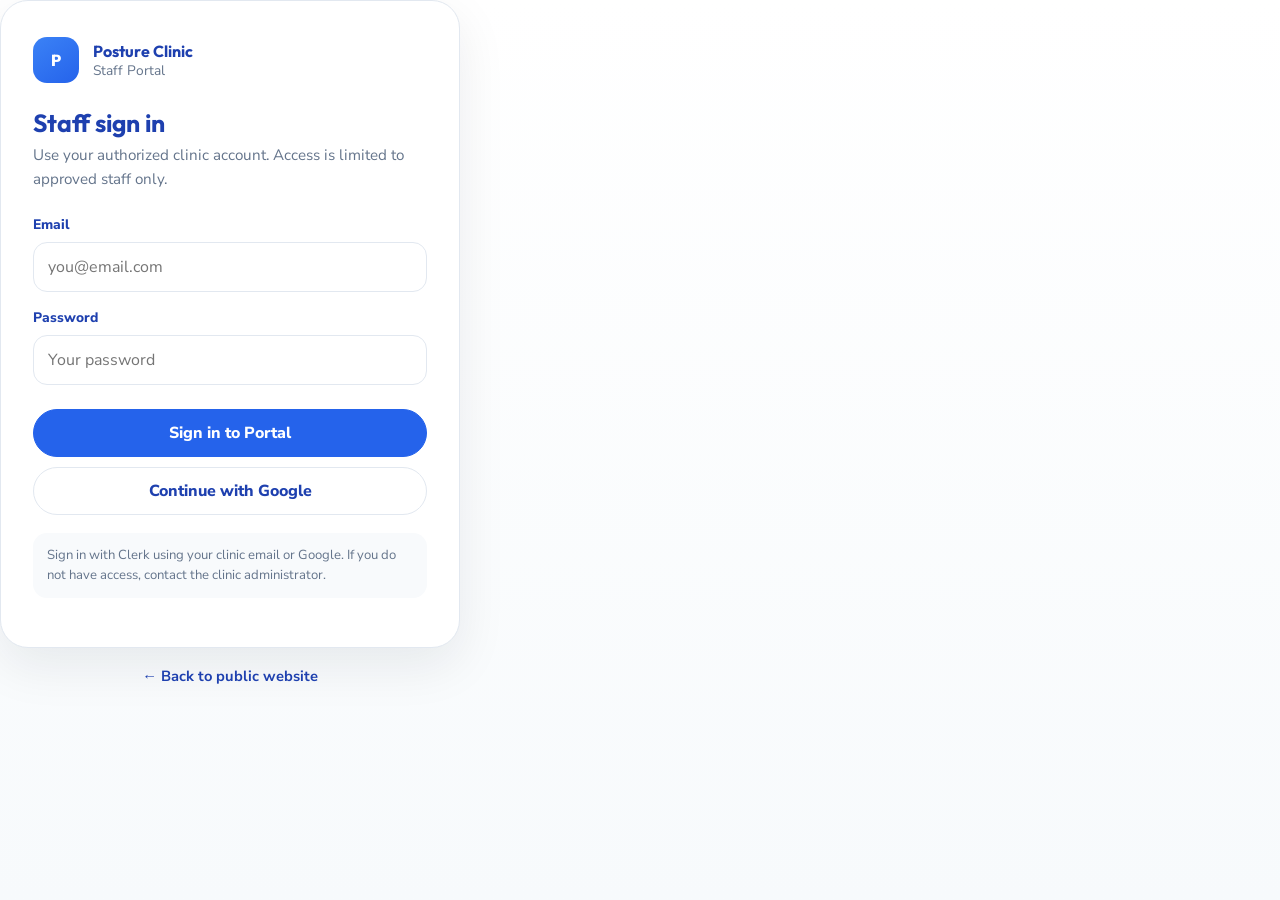
<file: index.html>
<!DOCTYPE html>
<html lang="en">
<head>
  <meta charset="UTF-8" />
  <meta http-equiv="refresh" content="0;url=login.html" />
  <title>Posture Clinic Portal</title>
  <link rel="icon" type="image/png" sizes="192x192" href="Logo.png" />
  <link rel="icon" type="image/png" sizes="512x512" href="Logo.png" />
  <link rel="apple-touch-icon" href="Logo.png" />
  <link rel="manifest" href="manifest.json" />
  <meta name="theme-color" content="#0b1a33" />
  <meta name="application-name" content="Posture Clinic" />
  <script>location.replace("login.html");</script>
</head>
<body>
  <p><a href="login.html">Staff login</a> · <a href="patient-intake.html">Patient form</a></p>
</body>
</html>
</file>
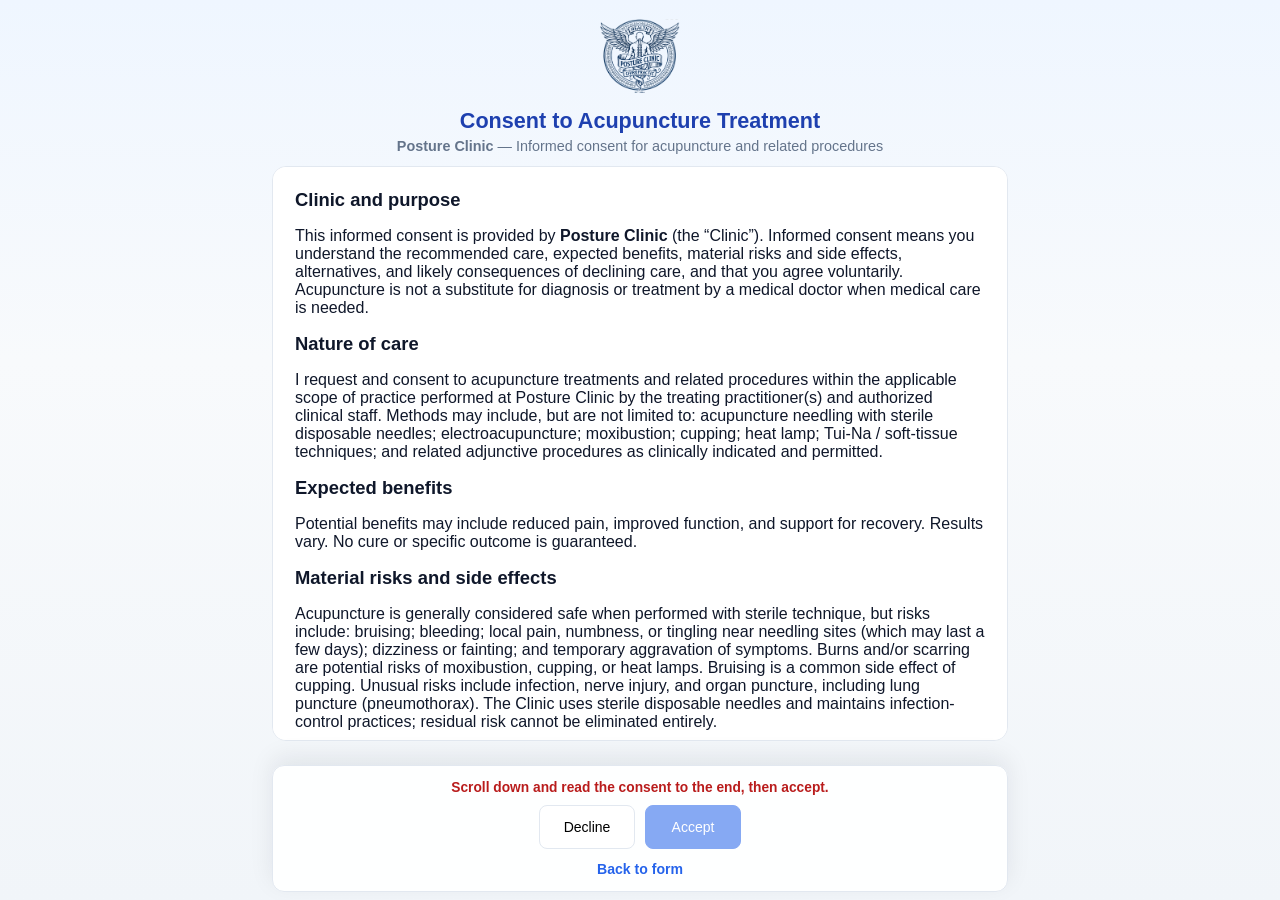
<file: acupuncture-consent.html>
<!DOCTYPE html>
<html lang="en">
<head>
  <meta charset="UTF-8" />
  <meta name="viewport" content="width=device-width, initial-scale=1.0, viewport-fit=cover" />
  <meta name="robots" content="noindex, nofollow" />
  <title>Consent to Acupuncture Treatment | Posture Clinic</title>
  <link rel="icon" type="image/png" sizes="32x32" href="Logo.png" />
  <link rel="icon" type="image/png" sizes="192x192" href="Logo.png" />
  <link rel="icon" type="image/png" sizes="512x512" href="Logo.png" />
  <link rel="apple-touch-icon" href="Logo.png" />
  <link rel="manifest" href="manifest.json" />
  <meta name="theme-color" content="#0b1a33" />
  <meta name="application-name" content="Posture Clinic" />
  <meta name="apple-mobile-web-app-title" content="Posture Clinic" />
  <meta name="apple-mobile-web-app-capable" content="yes" />
  <meta name="mobile-web-app-capable" content="yes" />
  <meta name="msapplication-TileImage" content="Logo.png" />
  <meta name="msapplication-TileColor" content="#0b1a33" />
  <link rel="stylesheet" href="patient-intake.css?v=19" />
</head>
<body class="consent-page" data-consent-doc="acupuncture">
  <div class="consent-shell">
    <header class="consent-top">
      <img src="Logo.png" alt="Posture Clinic" width="80" height="80" />
      <h1>Consent to Acupuncture Treatment</h1>
      <p class="desc"><b>Posture Clinic</b> — Informed consent for acupuncture and related procedures</p>
    </header>

    <div class="consent-scroll-panel" id="consentScrollPanel">
      <div class="consent-scroll-inner panel">
        <h2>Clinic and purpose</h2>
        <p>This informed consent is provided by <b>Posture Clinic</b> (the “Clinic”). Informed consent means you understand the recommended care, expected benefits, material risks and side effects, alternatives, and likely consequences of declining care, and that you agree voluntarily. Acupuncture is not a substitute for diagnosis or treatment by a medical doctor when medical care is needed.</p>

        <h2>Nature of care</h2>
        <p>I request and consent to acupuncture treatments and related procedures within the applicable scope of practice performed at Posture Clinic by the treating practitioner(s) and authorized clinical staff. Methods may include, but are not limited to: acupuncture needling with sterile disposable needles; electroacupuncture; moxibustion; cupping; heat lamp; Tui-Na / soft-tissue techniques; and related adjunctive procedures as clinically indicated and permitted.</p>

        <h2>Expected benefits</h2>
        <p>Potential benefits may include reduced pain, improved function, and support for recovery. Results vary. No cure or specific outcome is guaranteed.</p>

        <h2>Material risks and side effects</h2>
        <p>Acupuncture is generally considered safe when performed with sterile technique, but risks include: bruising; bleeding; local pain, numbness, or tingling near needling sites (which may last a few days); dizziness or fainting; and temporary aggravation of symptoms. Burns and/or scarring are potential risks of moxibustion, cupping, or heat lamps. Bruising is a common side effect of cupping. Unusual risks include infection, nerve injury, and organ puncture, including lung puncture (pneumothorax). The Clinic uses sterile disposable needles and maintains infection-control practices; residual risk cannot be eliminated entirely.</p>

        <h2>Pregnancy, medical conditions, and disclosure</h2>
        <p>I will notify clinical staff if I am or become pregnant, am nursing, have a bleeding disorder, take anticoagulant medication, have a pacemaker or implanted device, have a metal allergy, have an infection, or have any other condition that may affect treatment safety. I will continue to fully inform the Clinic of my medical history, medications, and supplements.</p>

        <h2>Alternatives</h2>
        <p>Alternatives may include no treatment, self-care, over-the-counter pain relief, rest, physiotherapy, chiropractic or osteopathic care, medical care with prescription drugs, injections, surgery, or other options. I understand I may seek a second opinion.</p>

        <h2>Consequences of declining care</h2>
        <p>If I decline acupuncture, my condition may stay the same, worsen, or improve without this care.</p>

        <h2>Privacy and records</h2>
        <p>Clinical and administrative staff may review my records as needed for care. Records are kept confidential and are not released without my authorization except as required or permitted by law.</p>

        <h2>Consent, questions, and withdrawal</h2>
        <p>I understand results are not guaranteed. I may ask questions and may refuse or withdraw consent at any time. Sensitive-area treatment, if ever proposed, requires separate discussion and consent as required by applicable standards. This online acknowledgment is evidence of informed consent for intake purposes and is intended to cover the course of acupuncture care for my present and future conditions for which I seek treatment at Posture Clinic, unless I withdraw consent.</p>

        <div class="notice">
          <strong>Important:</strong> This consent is for care provided by <b>Posture Clinic</b>. It does not waive professional standards of care. Seek emergency medical attention for sudden severe symptoms.
        </div>

        <h2>Patient acknowledgment</h2>
        <p>By accepting below and checking the acupuncture consent box on the intake form, I confirm that I have read (or had read to me) this Consent to Acupuncture Treatment for <b>Posture Clinic</b>, have been informed of benefits, material risks, and alternatives, have had an opportunity to ask questions, and I consent to acupuncture and related procedures as described above.</p>

        <div class="sources">
          <p>Guidance informed by professional consent standards, including resources such as CTCMPAO jurisprudence/consent principles and standard acupuncture informed-consent language used in clinical practice.</p>
        </div>

        <div id="consentScrollEnd" class="consent-scroll-end" aria-hidden="true"></div>
      </div>

      <div id="consentStatus" class="consent-status warn" hidden>
        Please scroll to the bottom of this document before accepting.
      </div>
    </div>

    <footer class="consent-action-bar consent-footer">
      <p id="consentActionHint" class="hint consent-scroll-warn">Scroll down and read the consent to the end, then accept the consent.</p>
      <div class="consent-action-buttons">
        <button type="button" class="btn btn-sm" id="declineBtn">Decline</button>
        <button type="button" class="btn btn-sm primary" id="acceptBtn" disabled>Accept</button>
      </div>
      <a id="backToForm" class="consent-back-link" href="patient-intake.html">Back to form</a>
    </footer>
  </div>
  <script src="consent-page.js?v=3"></script>
</body>
</html>
</file>
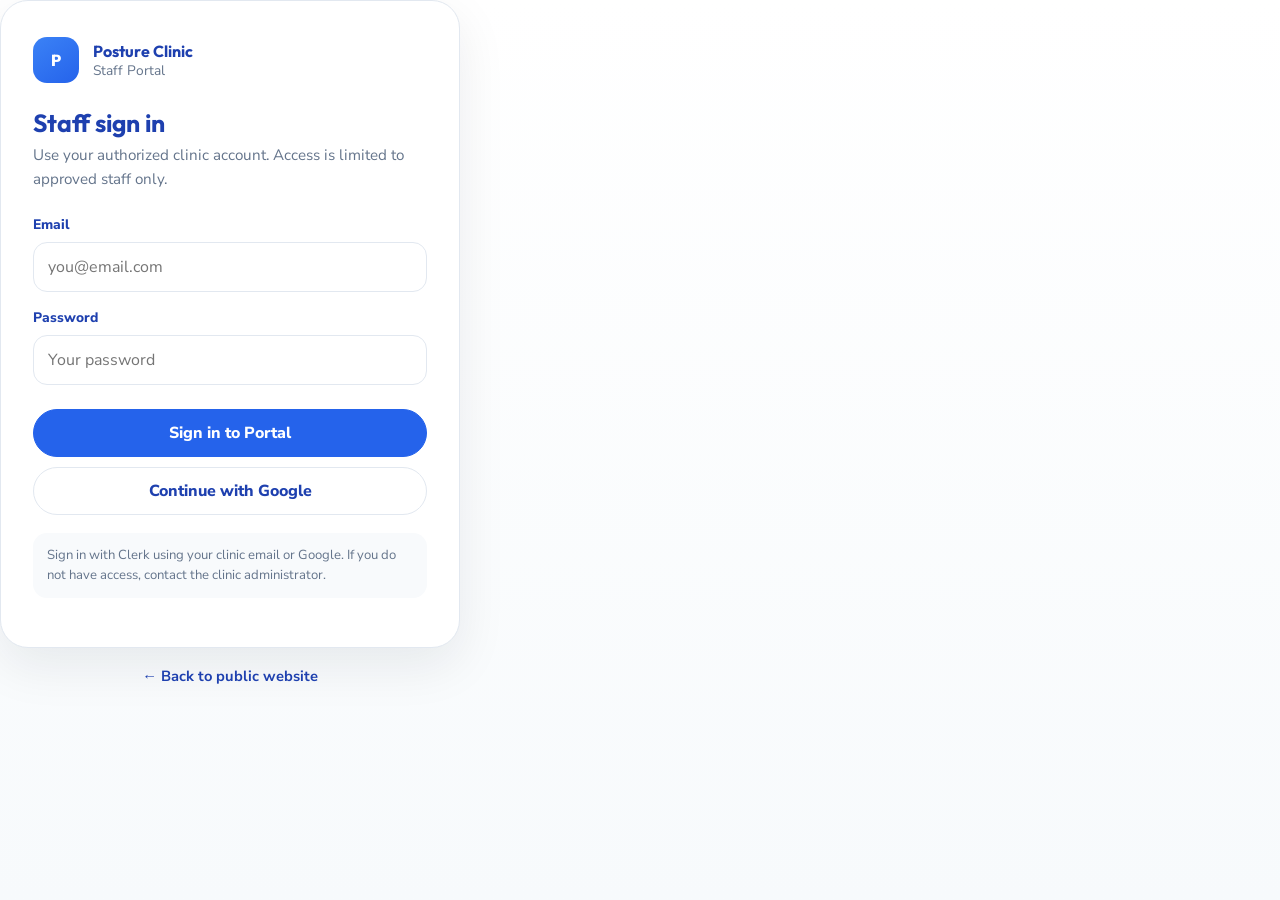
<file: app.html>
<!DOCTYPE html>
<html lang="en">
<head>
<meta charset="UTF-8" />
<meta name="robots" content="noindex, nofollow" />
<meta name="viewport" content="width=device-width, initial-scale=1.0" />
<title>Posture Clinic — Dr. Ardeshir Ekhtiari</title>
<style>
  :root{
    --bg:#0f172a; --panel:#ffffff; --muted:#64748b; --line:#e2e8f0;
    --brand:#2563eb; --brand-dark:#1e40af; --brand-soft:#dbeafe;
    --accent:#0891b2; --danger:#dc2626; --warn:#d97706; --ok:#16a34a;
    --text:#0f172a; --soft:#f1f5f9;
  }
  *{box-sizing:border-box}
  html,body{margin:0;height:100%;font-family:"Segoe UI",Roboto,Arial,sans-serif;color:var(--text);background:var(--soft)}
  button{font-family:inherit;cursor:pointer}
  input,select,textarea{font-family:inherit;font-size:14px}
  .app{display:flex;height:100vh;overflow:hidden}

  /* Sidebar */
  .sidebar{width:230px;background:linear-gradient(180deg,#1e40af,#2563eb);color:#e0edff;display:flex;flex-direction:column;flex-shrink:0}
  .brand{padding:20px 18px;border-bottom:1px solid rgba(255,255,255,.15)}
  .brand h1{font-size:18px;margin:0;letter-spacing:.3px}
  .brand p{margin:4px 0 0;font-size:12px;opacity:.85}
  .nav{padding:10px;flex:1;overflow:auto}
  .nav a{display:flex;align-items:center;gap:10px;padding:11px 13px;border-radius:9px;color:#e0edff;text-decoration:none;font-size:14px;margin-bottom:4px}
  .nav a:hover{background:rgba(255,255,255,.12)}
  .nav a.active{background:#fff;color:#1e40af;font-weight:600}
  .nav .ic{width:20px;text-align:center}
  .sb-foot{padding:12px;font-size:11px;opacity:.8;border-top:1px solid rgba(255,255,255,.15)}

  /* Main */
  .main{flex:1;display:flex;flex-direction:column;overflow:hidden}
  .topbar{height:60px;background:#fff;border-bottom:1px solid var(--line);display:flex;align-items:center;gap:14px;padding:0 22px;flex-shrink:0}
  .topbar h2{margin:0;font-size:18px}
  .topbar .search{margin-left:auto;position:relative}
  .topbar .search input{width:300px;padding:9px 12px 9px 34px;border:1px solid var(--line);border-radius:20px;background:var(--soft)}
  .topbar .search::before{content:"\1F50D";position:absolute;left:11px;top:8px;font-size:13px;opacity:.6}
  .content{flex:1;overflow:auto;padding:22px}

  /* Cards / grid */
  .cards{display:grid;grid-template-columns:repeat(auto-fill,minmax(200px,1fr));gap:16px;margin-bottom:22px}
  .stat{background:#fff;border:1px solid var(--line);border-radius:14px;padding:18px}
  .stat .n{font-size:30px;font-weight:700;color:var(--brand-dark)}
  .stat .l{color:var(--muted);font-size:13px;margin-top:2px}
  .panel{background:#fff;border:1px solid var(--line);border-radius:14px;padding:20px;margin-bottom:20px}
  .panel h3{margin:0 0 14px;font-size:16px}
  .panel .desc{color:var(--muted);font-size:13px;margin:-8px 0 16px}

  /* Buttons */
  .btn{border:1px solid var(--line);background:#fff;padding:9px 15px;border-radius:9px;font-size:14px;color:var(--text)}
  .btn:hover{background:var(--soft)}
  .btn.primary{background:var(--brand);border-color:var(--brand);color:#fff}
  .btn.primary:hover{background:var(--brand-dark)}
  .btn.accent{background:var(--accent);border-color:var(--accent);color:#fff}
  .btn.danger{background:#fff;border-color:#fecaca;color:var(--danger)}
  .btn.danger:hover{background:#fef2f2}
  .btn.sm{padding:6px 10px;font-size:12.5px}
  .row-actions{display:flex;gap:8px;flex-wrap:wrap}

  /* Forms */
  .grid{display:grid;grid-template-columns:repeat(2,1fr);gap:14px}
  .grid.three{grid-template-columns:repeat(3,1fr)}
  .grid.four{grid-template-columns:repeat(4,1fr)}
  .field{display:flex;flex-direction:column;gap:5px}
  .field.full{grid-column:1/-1}
  .field label{font-size:12.5px;color:var(--muted);font-weight:600}
  .field input,.field select,.field textarea{padding:9px 11px;border:1px solid var(--line);border-radius:9px;width:100%;background:#fff}
  .field textarea{resize:vertical;min-height:70px}
  .field input:focus,.field textarea:focus,.field select:focus{outline:2px solid var(--brand-soft);border-color:var(--brand)}
  .date-combo{display:flex;gap:6px}
  .date-combo input{flex:1}
  .date-combo button{width:34px;border:1px solid var(--line);border-radius:8px;background:#fff;color:var(--brand-dark);font-weight:700}
  .date-combo button:hover{background:var(--brand-soft)}
  .sec-title{font-size:13px;font-weight:700;text-transform:uppercase;letter-spacing:.6px;color:var(--brand-dark);margin:22px 0 12px;padding-bottom:6px;border-bottom:2px solid var(--brand-soft)}
  .sec-title:first-child{margin-top:0}

  /* Table */
  table{width:100%;border-collapse:collapse}
  th,td{text-align:left;padding:11px 12px;border-bottom:1px solid var(--line);font-size:14px}
  th{font-size:12px;text-transform:uppercase;letter-spacing:.5px;color:var(--muted)}
  tbody tr:hover{background:var(--soft)}
  .empty{text-align:center;color:var(--muted);padding:40px}
  .tag{display:inline-block;padding:3px 9px;border-radius:20px;font-size:12px;font-weight:600}
  .tag.green{background:#dcfce7;color:#15803d}
  .tag.blue{background:#dbeafe;color:#1d4ed8}
  .tag.amber{background:#fef3c7;color:#92400e}
  .linkbtn{border:0;background:none;padding:0;color:var(--brand-dark);font-weight:700;text-align:left;cursor:pointer}
  .linkbtn:hover{text-decoration:underline}
  .email-value{word-break:break-all;color:var(--brand-dark);text-decoration:none}
  .email-value:hover{text-decoration:underline}
  .profile-cards{display:grid;grid-template-columns:repeat(auto-fit,minmax(145px,1fr));gap:10px;margin:14px 0 18px}
  .profile-card{border:1px solid var(--line);border-radius:12px;background:#f8fafc;padding:12px}
  .profile-card .v{font-size:19px;font-weight:800;color:var(--brand-dark)}
  .profile-card .k{font-size:11px;color:var(--muted);text-transform:uppercase;letter-spacing:.4px;margin-top:2px}
  .cal-toolbar{display:flex;align-items:center;gap:8px;flex-wrap:wrap;margin-bottom:14px}
  .cal-title{font-size:18px;font-weight:800;color:var(--brand-dark);margin-right:auto}
  .calendar-grid{display:grid;border:1px solid var(--line);border-radius:12px;overflow:hidden;background:#fff}
  .time-grid{display:grid;border:1px solid var(--line);border-radius:12px;overflow:auto;max-height:620px;background:#fff}
  .time-head{position:sticky;top:0;z-index:2;background:#eff6ff;color:var(--brand-dark);font-weight:800;text-align:center;padding:9px;border-right:1px solid #bfdbfe;border-bottom:1px solid #bfdbfe}
  .time-label{background:#f8fafc;color:#64748b;font-size:12px;padding:8px;border-right:1px solid var(--line);border-bottom:1px solid var(--line);font-weight:700}
  .time-cell{min-height:42px;border-right:1px solid var(--line);border-bottom:1px solid var(--line);padding:4px;background:#fff}
  .cal-cell{min-height:112px;border-right:1px solid var(--line);border-bottom:1px solid var(--line);padding:8px;background:#fff}
  .cal-cell:nth-child(7n){border-right:0}
  .cal-day-head{background:#eff6ff;color:var(--brand-dark);font-weight:800;text-align:center;padding:9px;border-right:1px solid #bfdbfe}
  .cal-day-head:nth-child(7n){border-right:0}
  .cal-date{font-size:12px;font-weight:800;color:#334155;margin-bottom:6px}
  .cal-muted{background:#f8fafc;color:#94a3b8}
  .appt-chip{display:block;border:1px solid #bfdbfe;background:#dbeafe;color:#1e3a8a;border-radius:8px;padding:5px 7px;margin:4px 0;font-size:12px;line-height:1.25;text-align:left;width:100%}
  .appt-chip b{display:block;color:#1e40af}
  .day-slot{display:grid;grid-template-columns:86px 1fr;border-bottom:1px solid var(--line);min-height:42px}
  .day-time{background:#f8fafc;color:#64748b;font-size:12px;padding:10px;border-right:1px solid var(--line);font-weight:700}
  .day-bookings{padding:7px}
  .year-grid{display:grid;grid-template-columns:repeat(auto-fit,minmax(210px,1fr));gap:12px}
  .month-card{border:1px solid var(--line);border-radius:12px;padding:12px;background:#fff}
  .month-card h4{margin:0 0 8px;color:var(--brand-dark)}

  /* Pain diagram */
  .bodywrap{display:flex;gap:26px;flex-wrap:wrap;align-items:flex-start}
  .bodychart{position:relative;flex:1 1 520px;max-width:650px;min-width:300px}
  .bodychart img{width:100%;display:block;background:#fff;border:1px solid var(--line);border-radius:14px;-webkit-print-color-adjust:exact;print-color-adjust:exact}
  .bodychart.noimg{min-height:420px;border:1px dashed var(--line);border-radius:14px;background:#fff}
  .chartmsg{position:absolute;inset:0;display:flex;align-items:center;justify-content:center;text-align:center;padding:24px;color:var(--muted);font-size:13px}
  .hot{position:absolute;transform:translate(-50%,-50%);border-radius:50%;background:transparent;border:2px solid transparent;padding:0;cursor:pointer;transition:background .15s,border-color .15s}
  .hot:hover{background:rgba(37,99,235,.30);border-color:rgba(37,99,235,.55)}
  .hot.marked{background:rgba(239,68,68,.5);border-color:#b91c1c;-webkit-print-color-adjust:exact;print-color-adjust:exact}
  .painlist{flex:1;min-width:240px}
  .painitem{display:flex;align-items:center;gap:10px;padding:8px 10px;border:1px solid var(--line);border-radius:9px;margin-bottom:8px;background:#fff}
  .painitem.selected{border-color:#fecaca;background:#fff7f7}
  .painitem .nm{flex:1;font-size:14px;font-weight:600}
  .painitem .nm.clickable{cursor:pointer}
  .painitem input[type="checkbox"]{width:auto}
  .painitem select{padding:5px 8px;border:1px solid var(--line);border-radius:7px}
  .legend{display:flex;gap:14px;flex-wrap:wrap;margin-top:10px;font-size:12px;color:var(--muted)}
  .legend span{display:flex;align-items:center;gap:6px}
  .dot{width:12px;height:12px;border-radius:3px;display:inline-block}

  /* Invoice */
  .inv-items th,.inv-items td{padding:8px}
  .inv-total{display:flex;justify-content:flex-end;margin-top:14px}
  .inv-total table{width:auto;min-width:280px}
  .inv-total td{border:none;padding:5px 10px}
  .inv-total .grand{font-size:18px;font-weight:700;color:var(--brand-dark)}
  .letterhead{border-bottom:3px solid var(--brand);padding-bottom:14px;margin-bottom:18px}
  .letterhead-top{display:flex;justify-content:space-between;gap:20px;align-items:flex-start}
  .letterhead-brand{display:flex;gap:14px;align-items:flex-start}
  .letterhead-logo{max-height:78px;max-width:190px;object-fit:contain}
  .letterhead-clinic{font-size:22px;font-weight:800;color:var(--brand-dark);letter-spacing:.2px}
  .letterhead-provider{font-size:14px;font-weight:600;color:#334155;margin-top:2px}
  .letterhead-contact{font-size:12px;color:#64748b;line-height:1.5;margin-top:4px}
  .letterhead-doc{text-align:right;min-width:220px}
  .letterhead-doc h2{margin:0;color:#111827;font-size:26px;text-transform:uppercase;letter-spacing:.5px}
  .letterhead-meta{font-size:12px;color:#475569;line-height:1.7;margin-top:8px}
  .clinical-doc{background:#fff;color:#111827}
  .clinical-head{display:flex;justify-content:space-between;gap:18px;border-bottom:2px solid var(--brand);padding-bottom:14px;margin-bottom:16px}
  .clinical-brand{display:flex;align-items:flex-start;gap:12px}
  .clinical-logo{max-height:72px;max-width:180px;object-fit:contain}
  .clinical-title{text-align:right}
  .clinical-title h2{margin:0;color:var(--brand-dark);font-size:24px}
  .clinical-meta{font-size:12px;color:var(--muted);line-height:1.6;margin-top:6px}
  .clinical-patient{display:grid;grid-template-columns:repeat(4,1fr);gap:10px;margin-bottom:16px;border:1px solid var(--line);border-radius:10px;padding:12px;background:#f8fafc}
  .clinical-section{margin-top:14px}
  .clinical-section h4{margin:0 0 6px;color:var(--brand-dark);font-size:13px;text-transform:uppercase;letter-spacing:.5px;border-bottom:1px solid var(--line);padding-bottom:5px}
  .clinical-box{min-height:56px;border:1px solid var(--line);border-radius:8px;padding:10px;white-space:pre-wrap;background:#fff}
  .clinical-sign{margin-top:28px;margin-left:auto;width:320px;text-align:center}
  .clinical-sign img{max-height:64px;max-width:260px;object-fit:contain;margin-bottom:4px}
  .clinical-sign .line{border-top:1px solid #111827;padding-top:6px;font-size:12px;color:#334155}
  .print-only{display:none}
  .print-footer{display:none}

  /* Modal */
  .modal-bg{position:fixed;inset:0;background:rgba(15,23,42,.5);display:none;align-items:center;justify-content:center;z-index:50;overflow:hidden;padding:16px}
  .modal-bg.open{display:flex}
  .modal{background:#fff;border-radius:16px;width:100%;max-width:960px;max-height:calc(100vh - 32px);overflow:auto;padding:24px;box-shadow:0 20px 60px rgba(0,0,0,.3)}
  .modal.wide{max-width:1240px}
  .modal-head{display:flex;align-items:center;margin:-24px -24px 16px;padding:16px 24px;background:#fff;border-bottom:1px solid var(--line);position:sticky;top:-24px;z-index:5}
  .modal-head h3{margin:0;font-size:18px}
  .modal-back{margin-right:10px;border:1px solid var(--line);background:#fff;border-radius:8px;padding:6px 10px;color:var(--brand-dark);font-weight:700}
  .modal-back:hover{background:var(--brand-soft)}
  .modal-head .x{margin-left:auto;border:none;background:none;font-size:22px;color:var(--muted)}
  .modal-foot{display:flex;gap:10px;justify-content:flex-end;margin:22px -24px -24px;border-top:1px solid var(--line);padding:14px 24px;background:#fff;position:sticky;bottom:-24px;z-index:5}

  .toast{position:fixed;bottom:24px;right:24px;background:#0f172a;color:#fff;padding:13px 20px;border-radius:10px;font-size:14px;opacity:0;transform:translateY(10px);transition:.25s;z-index:100}
  .toast.show{opacity:1;transform:translateY(0)}
  .muted{color:var(--muted)}
  .pill-tabs{display:flex;gap:6px;margin-bottom:16px;flex-wrap:wrap}
  .pill-tabs button{border:1px solid var(--line);background:#fff;padding:7px 14px;border-radius:20px;font-size:13px}
  .pill-tabs button.on{background:var(--brand);color:#fff;border-color:var(--brand)}
  .settings-section{display:none}
  .settings-section.on{display:block}
  .hint{font-size:12px;color:var(--muted)}
  .scale{display:flex;gap:4px;flex-wrap:wrap}
  .scale button{width:34px;height:34px;border:1px solid var(--line);border-radius:8px;background:#fff;font-weight:600}
  .scale button.on{background:var(--danger);color:#fff;border-color:var(--danger)}

  /* Print */
  @media print{
    @page{margin:.55in}
    .sidebar,.topbar,.no-print,.modal-foot,.modal-head{display:none !important}
    .app,.main,.content{display:block;height:auto;overflow:visible}
    body.modal-open .app{display:none !important}
    .modal-bg{position:static;background:none;display:block;padding:0}
    .modal{box-shadow:none;max-width:none;border-radius:0;padding:0}
    body{background:#fff}
    .content{padding:0}
    .panel{border:0;border-radius:0;padding:0;margin:0;background:#fff}
    .print-area{padding:0;font-size:12px;line-height:1.45}
    .print-only{display:block !important}
    .print-area input,.print-area textarea,.print-area select,
    body:not(.modal-open) .content input,body:not(.modal-open) .content textarea,body:not(.modal-open) .content select{border:0 !important;background:transparent !important;box-shadow:none !important;padding:0 !important;color:#111827 !important;-webkit-appearance:none;appearance:none}
    .print-area .date-combo button,
    body:not(.modal-open) .content .date-combo button{display:none !important}
    .print-area textarea,body:not(.modal-open) .content textarea{min-height:0;height:auto;resize:none;overflow:visible}
    .print-area table,body:not(.modal-open) .content table{page-break-inside:auto;border:1px solid #cbd5e1}
    .print-area th,body:not(.modal-open) .content th{background:#eff6ff;color:#1e40af;border-bottom:1px solid #bfdbfe;font-size:11px}
    .print-area td,body:not(.modal-open) .content td{border-bottom:1px solid #e2e8f0}
    .print-area tr{page-break-inside:avoid;page-break-after:auto}
    .inv-items th,.inv-items td{border-bottom:1px solid #d1d5db}
    .print-area .sec-title,body:not(.modal-open) .content .sec-title{background:#eff6ff;border:1px solid #bfdbfe;border-left:4px solid var(--brand);border-radius:4px;color:#1e40af;padding:7px 9px;margin:18px 0 10px}
    .print-area .grid,body:not(.modal-open) .content .grid{gap:10px}
    .print-area .field,body:not(.modal-open) .content .field{border:1px solid #e2e8f0;border-radius:6px;padding:8px;background:#fbfdff;break-inside:avoid}
    .print-area .field label,body:not(.modal-open) .content .field label,.hint{color:#475569;font-size:10px;text-transform:uppercase;letter-spacing:.35px}
    .print-area p{margin:7px 0}
    .inv-total table{border:0}
    .inv-total td{border:0}
    .clinical-box{border:1px solid #cbd5e1;background:#fbfdff;border-radius:6px;min-height:68px}
    .clinical-sign{break-inside:avoid}
    .bodywrap{break-inside:auto;page-break-inside:auto;gap:12px}
    .bodychart{flex:0 1 3.7in;max-width:3.7in;min-width:2.6in}
    .bodychart img{max-height:4.4in;object-fit:contain}
    .painlist{min-width:2.2in;font-size:11px}
    .painitem{padding:5px 7px;margin-bottom:4px;break-inside:avoid}
    .painlist .hint,.painlist .painitem:not(.selected) .muted{display:none !important}
    .painlist .painitem:not(.selected){display:none !important}
    .painlist input[type="checkbox"]{display:none !important}
    .clinical-doc{font-size:12px}
    .clinical-patient{break-inside:avoid;grid-template-columns:repeat(2,1fr)}
    .clinical-section{break-inside:avoid}
    .print-footer{display:none !important}
    body::after{content:"Printed from Posture Clinic";position:fixed;bottom:.18in;right:.55in;font-size:10px;color:#64748b}
  }
</style>
<link rel="stylesheet" href="portal-neumorph.css" />
</head>
<body>
<script src="auth-config.js?v=3"></script>
<script src="auth.js?v=3"></script>
<script>
document.documentElement.style.visibility = "hidden";
PosturePortalAuth.requireAppAccess().then(function (allowed) {
  if (allowed) document.documentElement.style.visibility = "";
});
</script>
<div class="app">
  <aside class="sidebar">
    <div class="brand">
      <h1>Posture Clinic</h1>
      <p>Dr. Ardeshir Ekhtiari, DC</p>
    </div>
    <nav class="nav" id="nav">
      <a data-view="dashboard" class="active"><span class="ic">&#128202;</span> Dashboard</a>
      <a data-view="patients"><span class="ic">&#128101;</span> Patients</a>
      <a data-view="intake"><span class="ic">&#128221;</span> New Intake</a>
      <a data-view="visits"><span class="ic">&#129658;</span> SOAP Notes</a>
      <a data-view="invoices"><span class="ic">&#129534;</span> Invoices</a>
      <a data-view="appointments"><span class="ic">&#128197;</span> Appointments</a>
      <a data-view="calendar"><span class="ic">&#128467;</span> Calendar</a>
      <a data-view="settings"><span class="ic">&#9881;</span> Settings &amp; Backup</a>
    </nav>
    <div class="sb-foot">Local &amp; private — data stays on this PC.</div>
  </aside>

  <div class="main">
    <div class="topbar">
      <h2 id="viewTitle">Dashboard</h2>
      <button id="storageBadge" class="btn sm" style="margin-left:14px" onclick="storageBadgeClick()">Local only</button>
      <div class="search">
        <input id="globalSearch" placeholder="Search patients by name, phone, DOB…" />
      </div>
    </div>
    <div class="content" id="content"></div>
  </div>
</div>

<div class="modal-bg" id="modalBg"><div class="modal" id="modal"></div></div>
<div class="toast" id="toast"></div>

<script>
/* ============================ DATA LAYER ============================ */
const DB_KEY = "postureclinic_db_v1";
const LEGACY_DB_KEY = "painclinic_db_v1";
const uid = () => Date.now().toString(36) + Math.random().toString(36).slice(2,7);
const todayISO = () => new Date().toISOString().slice(0,10);
const DEFAULT_SERVICES = [
  {code:"98940", desc:"Chiropractic Manipulation (1-2 regions)", price:65},
  {code:"98941", desc:"Chiropractic Manipulation (3-4 regions)", price:85},
  {code:"97110", desc:"Therapeutic Exercise", price:45},
  {code:"97140", desc:"Manual Therapy", price:50},
  {code:"99203", desc:"New Patient Exam", price:150},
  {code:"99213", desc:"Established Patient Exam", price:90},
];
function loadDB(){
  try{
    let raw = localStorage.getItem(DB_KEY);
    if(!raw && LEGACY_DB_KEY){ raw = localStorage.getItem(LEGACY_DB_KEY); if(raw) localStorage.setItem(DB_KEY, raw); }
    return JSON.parse(raw) || seed();
  }catch(e){ return seed(); }
}
function seed(){
  const db = { patients:[], visits:[], invoices:[], appointments:[],
    clinic:{ name:"Posture Clinic", provider:"Dr. Ardeshir Ekhtiari, DC",
      address:"", phone:"647-835-8118", email:"Ardeshir@DrEkhtiari.com", taxRate:0, currency:"$", workStart:"08:00", workEnd:"18:00",
      services:JSON.parse(JSON.stringify(DEFAULT_SERVICES)),
      serviceProfiles:[{id:"default",name:"Default Chiropractic",services:JSON.parse(JSON.stringify(DEFAULT_SERVICES))}],
      activeServiceProfileId:"default" } };
  localStorage.setItem(DB_KEY, JSON.stringify(db));
  return db;
}
let DB = loadDB();

/* ---- Portable file storage (data lives in a file that travels with the app) ---- */
let fileHandle = null;          // linked PostureClinicData.json handle
let needsReconnect = false;     // handle exists but permission must be re-granted (needs a click)
let _writeTimer = null, _dirty = false;

function save(){
  localStorage.setItem(DB_KEY, JSON.stringify(DB));   // fast local mirror
  scheduleFileWrite();                                // persist to portable data file
}
function scheduleFileWrite(){
  if(!fileHandle) return;
  _dirty = true; clearTimeout(_writeTimer);
  _writeTimer = setTimeout(writeFile, 500);
}
async function writeFile(){
  if(!fileHandle || !_dirty) return;
  try{
    const w = await fileHandle.createWritable();
    await w.write(JSON.stringify(DB, null, 2));
    await w.close();
    _dirty = false; updateStorageBadge();
  }catch(e){ console.warn("File write failed", e); }
}

/* IndexedDB: remember the linked file handle between sessions */
function idbOpen(name="postureclinic_fs"){ return new Promise((res,rej)=>{ const r=indexedDB.open(name,1);
  r.onupgradeneeded=()=>r.result.createObjectStore("h"); r.onsuccess=()=>res(r.result); r.onerror=()=>rej(r.error); }); }
async function idbSet(k,v){ const db=await idbOpen(); return new Promise((res,rej)=>{ const t=db.transaction("h","readwrite");
  t.objectStore("h").put(v,k); t.oncomplete=()=>res(); t.onerror=()=>rej(t.error); }); }
async function idbGet(k){ const db=await idbOpen(); return new Promise((res,rej)=>{ const t=db.transaction("h","readonly");
  const rq=t.objectStore("h").get(k); rq.onsuccess=()=>res(rq.result); rq.onerror=()=>rej(rq.error); }); }
async function idbDel(k){ const db=await idbOpen(); return new Promise((res)=>{ const t=db.transaction("h","readwrite");
  t.objectStore("h").delete(k); t.oncomplete=()=>res(); }); }

async function permGranted(h,write){ const o={mode:write?"readwrite":"read"};
  try{ return (await h.queryPermission(o))==="granted"; }catch(e){ return false; } }
async function permRequest(h,write){ const o={mode:write?"readwrite":"read"};
  try{ if((await h.queryPermission(o))==="granted") return true; return (await h.requestPermission(o))==="granted"; }catch(e){ return false; } }

const fsSupported = () => !!(window.showSaveFilePicker && window.showOpenFilePicker);

/* Create/choose the portable data file and start saving to it */
async function connectDataFile(){
  if(!fsSupported()){ toast("This browser can't link a data file. Use Export/Import backups instead."); return; }
  try{
    const h = await window.showSaveFilePicker({ suggestedName:"PostureClinicData.json",
      types:[{description:"Posture Clinic Data",accept:{"application/json":[".json"]}}] });
    fileHandle = h; needsReconnect=false; await idbSet("dataFile",h);
    _dirty = true; await writeFile();
    toast("Data file linked — everything now saves into this file.");
    updateStorageBadge(); if(current==="settings") views.settings();
  }catch(e){ if(e.name!=="AbortError") toast("Could not link data file"); }
}
/* Open an existing data file (e.g. after moving the folder to a new PC) */
async function openDataFile(){
  if(!fsSupported()){ toast("This browser can't open a data file. Use Import backup instead."); return; }
  try{
    const [h] = await window.showOpenFilePicker({ types:[{description:"Posture Clinic Data",accept:{"application/json":[".json"]}}] });
    if(!(await permRequest(h,true))) return;
    const txt = await (await h.getFile()).text();
    DB = JSON.parse(txt); fileHandle=h; needsReconnect=false; await idbSet("dataFile",h);
    localStorage.setItem(DB_KEY, JSON.stringify(DB));
    toast("Loaded data from file."); go("dashboard");
  }catch(e){ if(e.name!=="AbortError") toast("Could not open data file"); }
}
async function disconnectDataFile(){ fileHandle=null; needsReconnect=false; await idbDel("dataFile"); updateStorageBadge(); if(current==="settings") views.settings(); toast("Unlinked data file (still saved locally)."); }

/* Re-grant permission after a restart (browsers require a click) */
async function reconnectDataFile(){
  const h = await idbGet("dataFile"); if(!h){ connectDataFile(); return; }
  if(await permRequest(h,true)){
    fileHandle=h; needsReconnect=false;
    try{ const txt=await (await h.getFile()).text(); if(txt.trim()){ DB=JSON.parse(txt); localStorage.setItem(DB_KEY,JSON.stringify(DB)); } }catch(e){}
    updateStorageBadge(); toast("Reconnected to data file."); go(current);
  }
}
function storageBadgeClick(){ if(needsReconnect) reconnectDataFile(); else if(fileHandle){ go("settings"); } else connectDataFile(); }
function updateStorageBadge(){
  const b = document.getElementById("storageBadge"); if(!b) return;
  if(needsReconnect){ b.textContent="\u26A0 Reconnect data file"; b.style.background="#fef3c7"; b.style.borderColor="#fcd34d"; b.title="Click to reconnect your data file"; }
  else if(fileHandle){ b.textContent="\uD83D\uDCBE Data file linked"; b.style.background="#dbeafe"; b.style.borderColor="#93c5fd"; b.title=fileHandle.name||"Linked"; }
  else if(fsSupported()){ b.textContent="\u26A0 Link data file"; b.style.background="#fee2e2"; b.style.borderColor="#fecaca"; b.title="Click to make your data portable"; }
  else { b.textContent="\uD83D\uDCBE Local only"; b.style.background=""; b.style.borderColor=""; b.title="Use Export/Import backups to move data"; }
}
async function idbGetLegacy(k){
  try{ const db=await idbOpen("painclinic_fs"); return new Promise((res,rej)=>{ const t=db.transaction("h","readonly");
    const rq=t.objectStore("h").get(k); rq.onsuccess=()=>res(rq.result); rq.onerror=()=>rej(rq.error); }); }catch(e){ return null; }
}
async function initStorage(){
  try{
    let h = await idbGet("dataFile");
    if(!h){ h = await idbGetLegacy("dataFile"); if(h) await idbSet("dataFile", h); }
    if(h){
      if(await permGranted(h,true)){
        fileHandle=h;
        try{ const txt=await (await h.getFile()).text(); if(txt.trim()){ DB=JSON.parse(txt); localStorage.setItem(DB_KEY,JSON.stringify(DB)); } }catch(e){}
      } else { needsReconnect=true; }
    }
  }catch(e){}
  const last = localStorage.getItem(LAST_VIEW_KEY) || localStorage.getItem(LEGACY_LAST_VIEW_KEY);
  go(views[last]?last:"dashboard"); updateStorageBadge();
}
const money = n => DB.clinic.currency + (Number(n)||0).toFixed(2);
const esc = s => (s==null?"":String(s)).replace(/[&<>"]/g,c=>({'&':'&amp;','<':'&lt;','>':'&gt;','"':'&quot;'}[c]));
const patientById = id => DB.patients.find(p=>p.id===id);
const fullName = p => p ? `${p.first||""} ${p.last||""}`.trim() : "Unknown";
const emailView = e => e ? `<a class="email-value" href="mailto:${esc(e)}">${esc(e)}</a>` : "—";

/* ============================ UI HELPERS ============================ */
const $ = s => document.querySelector(s);
const content = $("#content");
function toast(msg){ const t=$("#toast"); t.textContent=msg; t.classList.add("show"); setTimeout(()=>t.classList.remove("show"),2200); }
let modalStack = [];
function openModal(html, wide, replace){
  const m=$("#modal"), bg=$("#modalBg");
  if(bg.classList.contains("open") && !replace) modalStack.push({html:m.innerHTML,className:m.className});
  m.className="modal"+(wide?" wide":""); m.innerHTML=html; bg.classList.add("open"); document.body.classList.add("modal-open");
  updateModalBack();
}
function updateModalBack(){
  const h=$("#modal .modal-head"); if(!h) return;
  h.querySelector(".modal-back")?.remove();
  if(modalStack.length) h.insertAdjacentHTML("afterbegin",`<button class="modal-back" onclick="modalBack()">&larr; Back</button>`);
}
function modalBack(){
  const prev = modalStack.pop(); if(!prev){ closeModal(); return; }
  const m=$("#modal"); m.className=prev.className; m.innerHTML=prev.html; updateModalBack();
}
function closeModal(){ $("#modalBg").classList.remove("open"); document.body.classList.remove("modal-open"); modalStack=[]; }
$("#modalBg").addEventListener("click",e=>{ if(e.target.id==="modalBg") closeModal(); });
function printStamp(){ return new Date().toLocaleDateString() + " " + new Date().toLocaleTimeString([], {hour:"2-digit", minute:"2-digit"}); }
function letterhead(title, rows){
  const c=DB.clinic, contact=[c.address,c.phone,c.email].filter(Boolean).join(" | ");
  return `<div class="letterhead">
    <div class="letterhead-top">
      <div class="letterhead-brand">
        ${c.logo?`<img class="letterhead-logo" src="${esc(c.logo)}" alt="Clinic logo"/>`:""}
        <div>
          <div class="letterhead-clinic">${esc(c.name||"Posture Clinic")}</div>
          <div class="letterhead-provider">${esc(c.provider||"Dr. Ardeshir Ekhtiari, DC")}</div>
          <div class="letterhead-contact">${esc(contact||"")}</div>
        </div>
      </div>
      <div class="letterhead-doc">
        <h2>${esc(title)}</h2>
        <div class="letterhead-meta">
          <div><b>Printed:</b> ${printStamp()}</div>
          ${(rows||[]).map(r=>`<div><b>${esc(r[0])}:</b> ${esc(r[1]||"—")}</div>`).join("")}
        </div>
      </div>
    </div>
  </div>`;
}

/* ============================ ROUTER ============================ */
const views = {};
let current = "dashboard";
const LAST_VIEW_KEY = "postureclinic_last_view";
const LEGACY_LAST_VIEW_KEY = "painclinic_last_view";
const SCROLL_KEY = "postureclinic_scroll_";
const LEGACY_SCROLL_KEY = "painclinic_scroll_";
function go(view){
  if(content && current) localStorage.setItem(SCROLL_KEY+current, content.scrollTop);
  current = view;
  localStorage.setItem(LAST_VIEW_KEY, view);
  document.querySelectorAll("#nav a").forEach(a=>a.classList.toggle("active",a.dataset.view===view));
  $("#viewTitle").textContent = {dashboard:"Dashboard",patients:"Patients",intake:"New Patient Intake",
    visits:"SOAP Notes",invoices:"Invoices",appointments:"Appointments",calendar:"Calendar",settings:"Settings & Backup"}[view];
  (views[view]||views.dashboard)();
  setTimeout(()=>{ content.scrollTop = Number(localStorage.getItem(SCROLL_KEY+view)||localStorage.getItem(LEGACY_SCROLL_KEY+view)||0); },0);
}
document.querySelectorAll("#nav a").forEach(a=>a.addEventListener("click",()=>go(a.dataset.view)));
content.addEventListener("scroll",()=>localStorage.setItem(SCROLL_KEY+current, content.scrollTop));
$("#globalSearch").addEventListener("input",e=>{
  if(current!=="patients"){ go("patients"); }
  const box = $("#patientSearch"); if(box){ box.value=e.target.value; renderPatientTable(e.target.value); }
});
function matchesText(q,...parts){
  q=(q||"").toLowerCase().trim();
  return !q || parts.join(" ").toLowerCase().includes(q);
}

/* ============================ DASHBOARD ============================ */
views.dashboard = function(){
  const upcoming = DB.appointments.filter(a=>a.date>=todayISO()).sort((a,b)=>a.date.localeCompare(b.date)).slice(0,5);
  const outstanding = DB.invoices.reduce((s,i)=>s+invTotals(i).balance,0);
  content.innerHTML = `
    <div class="cards">
      <div class="stat"><div class="n">${DB.patients.length}</div><div class="l">Total Patients</div></div>
      <div class="stat"><div class="n">${DB.visits.length}</div><div class="l">SOAP Notes</div></div>
      <div class="stat"><div class="n">${DB.invoices.length}</div><div class="l">Invoices</div></div>
      <div class="stat"><div class="n">${money(outstanding)}</div><div class="l">Outstanding Balance</div></div>
    </div>
    <div class="panel">
      <h3>Quick Actions</h3>
      <div class="row-actions">
        <button class="btn primary" onclick="go('intake')">+ New Patient Intake</button>
        <button class="btn accent" onclick="newVisit()">+ New SOAP Note</button>
        <button class="btn" onclick="newInvoice()">+ New Invoice</button>
        <button class="btn" onclick="go('appointments')">Schedule Appointment</button>
      </div>
    </div>
    <div class="panel">
      <h3>Upcoming Appointments</h3>
      ${upcoming.length? `<table><thead><tr><th>Date</th><th>Time</th><th>Patient</th><th>Reason</th></tr></thead>
      <tbody>${upcoming.map(a=>`<tr><td>${a.date}</td><td>${esc(a.time)}</td><td>${esc(fullName(patientById(a.patientId)))}</td><td>${esc(a.reason)}</td></tr>`).join("")}</tbody></table>`
      : `<div class="empty">No upcoming appointments.</div>`}
    </div>
    <div class="panel">
      <h3>Recent Patients</h3>
      ${DB.patients.slice(-5).reverse().map(p=>`<div style="padding:8px 0;border-bottom:1px solid var(--line)"><button class="linkbtn" onclick="viewPatient('${p.id}')">${esc(fullName(p))}</button> <span class="muted">— ${esc(p.phone||"no phone")} · ${esc(p.dob||"")}</span> <button class="btn sm" style="float:right" onclick="viewPatient('${p.id}')">Open</button></div>`).join("") || `<div class="empty">No patients yet. Start with a New Intake.</div>`}
    </div>`;
};

/* ============================ PATIENTS ============================ */
views.patients = function(){
  content.innerHTML = `
    <div class="panel">
      <div style="display:flex;align-items:center;gap:12px;margin-bottom:14px">
        <h3 style="margin:0">Patients</h3>
        <input id="patientSearch" class="btn" style="margin-left:auto;width:280px" placeholder="Search name / phone / DOB…" oninput="renderPatientTable(this.value)"/>
        <button class="btn primary" onclick="go('intake')">+ New Intake</button>
      </div>
      <div id="patientTable"></div>
    </div>`;
  renderPatientTable("");
};
function renderPatientTable(q){
  q=(q||"").toLowerCase().trim();
  const list = DB.patients.filter(p=>{
    if(!q) return true;
    return (fullName(p)+" "+(p.phone||"")+" "+(p.dob||"")+" "+(p.email||"")).toLowerCase().includes(q);
  }).sort((a,b)=>fullName(a).localeCompare(fullName(b)));
  const el = $("#patientTable"); if(!el) return;
  el.innerHTML = list.length? `<table><thead><tr><th>Name</th><th>DOB</th><th>Phone</th><th>Chief Complaint</th><th>Visits</th><th></th></tr></thead>
    <tbody>${list.map(p=>{
      const v = DB.visits.filter(x=>x.patientId===p.id).length;
      return `<tr>
        <td><button class="linkbtn" onclick="viewPatient('${p.id}')">${esc(fullName(p))}</button></td>
        <td>${esc(p.dob||"")}</td>
        <td>${esc(p.phone||"")}</td>
        <td>${esc((p.chiefComplaint||"").slice(0,40))}</td>
        <td><span class="tag green">${v}</span></td>
        <td class="row-actions" style="justify-content:flex-end">
          <button class="btn sm" onclick="viewPatient('${p.id}')">Open</button>
          <button class="btn sm" onclick="newVisit('${p.id}')">SOAP</button>
          <button class="btn sm" onclick="newInvoice('${p.id}')">Invoice</button>
        </td></tr>`;
    }).join("")}</tbody></table>`
    : `<div class="empty">No matching patients.</div>`;
}

function viewPatient(id){
  const p = patientById(id); if(!p) return;
  const visits = DB.visits.filter(v=>v.patientId===id).sort((a,b)=>b.date.localeCompare(a.date));
  const invs = DB.invoices.filter(v=>v.patientId===id).sort((a,b)=>b.date.localeCompare(a.date));
  const billed = invs.reduce((s,i)=>s+invTotals(i).total,0);
  const paid = invs.reduce((s,i)=>s+invTotals(i).paid,0);
  const balance = invs.reduce((s,i)=>s+invTotals(i).balance,0);
  const services = invs.reduce((s,i)=>s+(i.items||[]).reduce((n,it)=>n+(Number(it.qty)||0),0),0);
  const nextAppt = DB.appointments.filter(a=>a.patientId===id && a.date>=todayISO()).sort((a,b)=>(a.date+a.time).localeCompare(b.date+b.time))[0];
  activePain = p.pain || {};
  openModal(`
    <div class="modal-head"><h3>${esc(fullName(p))}</h3><button class="x" onclick="closeModal()">&times;</button></div>
    <div class="print-area">
      <div class="print-only">${letterhead("Patient Chart", [["Patient",fullName(p)],["DOB",p.dob]])}</div>
      <h2 class="no-print" style="margin:0 0 6px;color:var(--brand-dark)">Patient Chart</h2>
      <p class="muted no-print" style="margin-top:0">Intake, pain map summary, SOAP notes, and invoices for ${esc(fullName(p))}</p>
      <div class="profile-cards">
        <div class="profile-card"><div class="v">${visits.length}</div><div class="k">SOAP Visits</div></div>
        <div class="profile-card"><div class="v">${services}</div><div class="k">Services Billed</div></div>
        <div class="profile-card"><div class="v">${money(billed)}</div><div class="k">Total Billed</div></div>
        <div class="profile-card"><div class="v">${money(paid)}</div><div class="k">Total Paid</div></div>
        <div class="profile-card"><div class="v" style="color:${balance>0?'var(--danger)':'var(--ok)'}">${money(balance)}</div><div class="k">Outstanding</div></div>
        <div class="profile-card"><div class="v">${esc(visits[0]?.date||"—")}</div><div class="k">Last Visit</div></div>
        <div class="profile-card"><div class="v">${esc(nextAppt?`${nextAppt.date} ${nextAppt.time||""}`:"—")}</div><div class="k">Next Appointment</div></div>
        <div class="profile-card"><div class="v">${Object.keys(p.pain||{}).length}</div><div class="k">Pain Areas</div></div>
      </div>
      <div class="grid three">
        <div><div class="hint">Name</div>${esc(fullName(p)||"—")}</div>
        <div><div class="hint">Date of Birth</div>${esc(p.dob||"—")}</div>
        <div><div class="hint">Sex</div>${esc(p.sex||"—")}</div>
        <div><div class="hint">Phone</div>${esc(p.phone||"—")}</div>
        <div><div class="hint">Email</div>${emailView(p.email)}</div>
        <div><div class="hint">Occupation</div>${esc(p.occupation||"—")}</div>
        <div><div class="hint">Address</div>${esc(p.address||"—")}</div>
        <div><div class="hint">Insurance</div>${esc(p.insurance||"—")} ${esc(p.policy||"")}${p.group?" · Group "+esc(p.group):""}</div>
        <div><div class="hint">Emergency Contact</div>${esc(p.emergencyName||"—")} ${p.emergencyRel?"("+esc(p.emergencyRel)+")":""} ${esc(p.emergencyPhone||"")}</div>
      </div>
      <div class="sec-title">Intake Form Information</div>
      <p><b>Complaint:</b> ${esc(p.chiefComplaint||"—")}</p>
      <p><b>Pain since:</b> ${esc(p.painOnset||"—")} &nbsp; <b>Pain type:</b> ${esc(p.painType||"—")} &nbsp; <b>Pain level:</b> ${esc(p.painLevel||"—")}/10 &nbsp; <b>Frequency:</b> ${esc(p.painFreq||"—")}</p>
      <p><b>Medical history:</b> ${esc(p.medicalHistory||"—")}</p>
      <p><b>Medications:</b> ${esc(p.medications||"—")} &nbsp; <b>Allergies:</b> ${esc(p.allergies||"—")}</p>
      <p><b>Prior treatment:</b> ${esc(p.priorTreatment||"—")}</p>
      <p><b>Smoker:</b> ${esc(p.smoker||"—")} &nbsp; <b>Exercise:</b> ${esc(p.exercise||"—")} &nbsp; <b>Pregnant:</b> ${esc(p.pregnant||"—")} &nbsp; <b>Consent:</b> ${p.consent?"Yes":"No"}</p>
      ${Object.keys(p.pain||{}).length?`<div class="sec-title">Marked Areas of Pain</div>
      <ul style="margin:0;padding-left:20px">${Object.keys(p.pain).map(k=>`<li>${esc(k)} — ${esc(String(p.pain[k].intensity??""))}/10${p.pain[k].type?" · "+esc(p.pain[k].type):""}</li>`).join("")}</ul>`:""}
      ${Object.keys(p.pain||{}).length?`<div class="clinical-section print-only"><h4>Intake Body Pain Diagram</h4>${bodyChart()}</div>`:""}
      <div class="sec-title">SOAP Notes (${visits.length})</div>
      ${visits.length? visits.map(v=>`<div class="painitem"><span class="nm">${v.date} — ${esc(v.assessment||"Visit")}</span>
        <span class="muted no-print">${Object.keys(v.pain||{}).length} pain area(s)</span>
        <button class="btn sm no-print" onclick="openVisit('${v.id}')">Open / Print SOAP</button>
        <div class="full" style="width:100%;font-size:13px;color:var(--muted)">
          <b>S:</b> ${esc((v.subjective||"—").slice(0,160))}<br>
          <b>O:</b> ${esc((v.objective||"—").slice(0,160))}<br>
          <b>A:</b> ${esc((v.assessment||"—").slice(0,160))}<br>
          <b>Services:</b> ${esc(soapServiceSummary(v)||"—")}<br>
          <b>P:</b> ${esc((v.plan||"—").slice(0,160))}
        </div>
      </div>`).join("") : `<div class="muted" style="padding:6px 0">No notes yet.</div>`}
      <div class="sec-title">Invoices (${invs.length})</div>
      ${invs.length? invs.map(i=>{ const it=invTotals(i); return `<div class="painitem"><span class="nm">${i.number||""} — ${i.date} — Total ${money(it.total)} · Paid ${money(it.paid)} · Outstanding ${money(it.balance)}</span>
        <span class="tag ${i.status==='Paid'?'green':'amber'}">${i.status}</span>
        <button class="btn sm no-print" onclick="openInvoice('${i.id}')">Open / Print Invoice</button></div>`; }).join("") : `<div class="muted" style="padding:6px 0">No invoices yet.</div>`}
    </div>
    <div class="modal-foot no-print">
      <button class="btn danger" onclick="deletePatient('${p.id}')">Delete</button>
      <button class="btn" onclick="closeModal()">Close</button>
      <button class="btn" onclick="printModal()">Generate PDF / Print Full Chart</button>
      <button class="btn" onclick="go('intake');editPatient('${p.id}')">Edit Intake</button>
      <button class="btn accent" onclick="newVisit('${p.id}')">+ SOAP Note</button>
      <button class="btn primary" onclick="newInvoice('${p.id}')">+ Invoice</button>
    </div>
  `, true);
}
function deletePatient(id){
  if(!confirm("Delete this patient and ALL their notes & invoices?")) return;
  DB.patients = DB.patients.filter(p=>p.id!==id);
  DB.visits = DB.visits.filter(v=>v.patientId!==id);
  DB.invoices = DB.invoices.filter(v=>v.patientId!==id);
  save(); closeModal(); toast("Patient deleted"); go("patients");
}

/* ============================ INTAKE FORM ============================ */
let editingPatientId = null;
views.intake = function(){
  const p = editingPatientId ? patientById(editingPatientId) : {};
  intakePain = editingPatientId ? JSON.parse(JSON.stringify(p.pain||{})) : {};
  activePain = intakePain;
  content.innerHTML = `
    <div class="panel">
      <div class="print-only">${letterhead(editingPatientId?"Patient Intake Form":"New Patient Intake Form", editingPatientId?[["Patient",fullName(p)],["DOB",p.dob]]:[])}</div>
      <h3>${editingPatientId?"Edit Patient":"New Patient Intake Form"}</h3>
      <p class="desc">Complete the patient's demographic, insurance, and clinical intake information.</p>
      <div class="sec-title">Patient Information</div>
      <div class="grid three">
        ${inp("first","First Name",p.first)}
        ${inp("last","Last Name",p.last)}
        ${dateField("dob","Date of Birth",p.dob,1900,new Date().getFullYear())}
        ${sel("sex","Sex",["","Male","Female","Other"],p.sex)}
        ${inp("phone","Phone",p.phone,"tel")}
        ${inp("email","Email",p.email,"email")}
        ${inp("occupation","Occupation",p.occupation)}
      </div>
      <div class="grid"><div class="field full">${inpRaw("address","Home Address",p.address)}</div></div>

      <div class="sec-title">Insurance</div>
      <div class="grid three">
        ${inp("insurance","Insurance Provider",p.insurance)}
        ${inp("policy","Policy / Member #",p.policy)}
        ${inp("group","Group #",p.group)}
      </div>

      <div class="sec-title">Emergency Contact</div>
      <div class="grid three">
        ${inp("emergencyName","Name",p.emergencyName)}
        ${inp("emergencyRel","Relationship",p.emergencyRel)}
        ${inp("emergencyPhone","Phone",p.emergencyPhone,"tel")}
      </div>

      <div class="sec-title">Chief Complaint & Pain</div>
      <div class="grid">
        <div class="field full">${inpRaw("chiefComplaint","Chief Complaint / Reason for Visit",p.chiefComplaint)}</div>
        ${inp("painOnset","Pain started (date / how)",p.painOnset)}
        ${sel("painType","Pain Type",["","Sharp","Dull","Burning","Aching","Throbbing","Tingling","Numbness","Stiffness"],p.painType)}
        <div class="field"><label>Current Pain Level (0–10)</label>
          <div class="scale" id="painScale">${[0,1,2,3,4,5,6,7,8,9,10].map(n=>`<button type="button" class="${String(p.painLevel)==String(n)?'on':''}" onclick="setPain(${n})">${n}</button>`).join("")}</div>
          <input type="hidden" id="f_painLevel" value="${p.painLevel??''}"/></div>
        ${sel("painFreq","Frequency",["","Constant","Frequent","Intermittent","Occasional","With activity"],p.painFreq)}
      </div>

      <div class="sec-title">Pain Diagram — mark areas of pain</div>
      <div class="bodywrap">
        ${bodyChart()}
        <div class="painlist">
          <div class="hint" style="margin-bottom:8px">Click body areas to mark pain; adjust intensity/type on the right.</div>
          <div id="painItems"></div>
        </div>
      </div>
      <div class="legend"><span><i class="dot" style="background:#cbd5e1"></i> No pain</span><span><i class="dot" style="background:#ef4444"></i> Marked pain</span></div>

      <div class="sec-title">Medical History</div>
      <div class="grid">
        <div class="field full">${inpRaw("medicalHistory","Past medical / surgical history, conditions",p.medicalHistory)}</div>
        <div class="field full">${inpRaw("medications","Current Medications",p.medications)}</div>
        <div class="field full">${inpRaw("allergies","Allergies",p.allergies)}</div>
        <div class="field full">${inpRaw("priorTreatment","Prior treatment for this complaint",p.priorTreatment)}</div>
      </div>

      <div class="sec-title">Lifestyle & Consent</div>
      <div class="grid three">
        ${sel("smoker","Smoker",["","No","Yes","Former"],p.smoker)}
        ${sel("exercise","Exercise Level",["","Sedentary","Light","Moderate","Active"],p.exercise)}
        ${inp("pregnant","Pregnant (if applicable)",p.pregnant)}
      </div>
      <label style="display:flex;gap:8px;align-items:center;margin-top:12px;font-size:14px">
        <input type="checkbox" id="f_consent" ${p.consent?"checked":""}/> Patient consents to chiropractic evaluation and treatment.</label>

      <div class="row-actions no-print" style="justify-content:flex-end;margin-top:20px">
        <button class="btn" onclick="editingPatientId=null;go('patients')">Cancel</button>
        <button class="btn" onclick="window.print()">Generate PDF / Print Intake</button>
        <button class="btn primary" onclick="saveIntake()">${editingPatientId?"Save Changes":"Save & Create Patient"}</button>
      </div>
    </div>`;
  renderPainItems();
};
function editPatient(id){ editingPatientId=id; go("intake"); }
function setPain(n){ $("#f_painLevel").value=n; document.querySelectorAll("#painScale button").forEach((b,i)=>b.classList.toggle("on",i===n)); }
function inpRaw(id,label,val,type){ return `<label>${label}</label>${type==='ta'?'':''}<input id="f_${id}" type="${type||'text'}" value="${esc(val||'')}"/>`; }
function inp(id,label,val,type){ return `<div class="field"><label>${label}</label><input id="f_${id}" type="${type||'text'}" value="${esc(val||'')}"/></div>`; }
function sel(id,label,opts,val){ return `<div class="field"><label>${label}</label><select id="f_${id}">${opts.map(o=>`<option ${o===val?'selected':''}>${o}</option>`).join("")}</select></div>`; }
function dateField(id,label,val,start,end){ return `<div class="field"><label>${label}</label>${dateControl("f_"+id,val,start,end)}</div>`; }
function dateControl(id,val,start,end){
  return `<div class="date-combo"><input id="${id}" type="date" value="${esc(val||"")}"/><button type="button" title="Previous year" onclick="changeDateYear('${id}',-1,${start},${end})">&lsaquo;</button><button type="button" title="Next year" onclick="changeDateYear('${id}',1,${start},${end})">&rsaquo;</button></div>`;
}
function changeDateYear(id,delta,start,end){
  const e=$("#"+id); if(!e) return;
  const base = e.value || todayISO();
  const y = Math.min(end, Math.max(start, (Number(base.slice(0,4))||new Date().getFullYear()) + delta));
  e.value = y + base.slice(4);
  const sel = e.parentElement.querySelector("select"); if(sel) sel.value = y;
}
function fv(id){ const e=$("#f_"+id); return e?e.value.trim():""; }
function saveIntake(){
  if(!fv("first") && !fv("last")){ toast("Please enter a name"); return; }
  const data = {};
  ["first","last","dob","sex","phone","email","occupation","address","insurance","policy","group",
   "emergencyName","emergencyRel","emergencyPhone","chiefComplaint","painOnset","painType","painFreq",
   "medicalHistory","medications","allergies","priorTreatment","smoker","exercise","pregnant"].forEach(k=>data[k]=fv(k));
  data.painLevel = $("#f_painLevel").value;
  data.consent = $("#f_consent").checked;
  data.pain = JSON.parse(JSON.stringify(intakePain));
  if(editingPatientId){ Object.assign(patientById(editingPatientId),data); toast("Patient updated"); }
  else { data.id=uid(); data.created=todayISO(); DB.patients.push(data); toast("Patient created"); }
  save(); editingPatientId=null; go("patients");
}

/* ============================ SOAP NOTES + BODY DIAGRAM ============================ */
const BODY_REGIONS = ["Head","Neck","L Shoulder","R Shoulder","Upper Back","Mid Back","Lower Back",
  "L Elbow","R Elbow","L Wrist/Hand","R Wrist/Hand","L Hip","R Hip","Sacrum/Tailbone",
  "L Knee","R Knee","L Ankle/Foot","R Ankle/Foot","Chest","Abdomen"];
const SOAP_SERVICES = [
  {code:"SMT", name:"Spinal Manipulative Therapy"},
  {code:"STT", name:"Soft Tissue Therapy"},
  {code:"IFC", name:"Interferential Current Therapy"},
  {code:"Laser", name:"Laser Therapy"},
];
let visitDraft = null;
let intakePain = {};        // editable pain store for the intake form
let activePain = {};        // pointer to whichever pain object the diagram currently edits

function newVisit(patientId){
  if(!DB.patients.length){ toast("Add a patient first"); go("intake"); return; }
  visitDraft = { id:uid(), patientId:patientId||DB.patients[0].id, date:todayISO(),
    subjective:"", objective:"", assessment:"", plan:"", pain:{}, services:[] };
  visitEditor();
}
function openVisit(id){ visitDraft = JSON.parse(JSON.stringify(DB.visits.find(v=>v.id===id))); visitEditor(); }
function soapServiceSummary(v){ return (v.services||[]).join(", "); }
function soapServiceChecks(v){
  const selected = new Set(v.services||[]);
  return `<div class="row-actions">${SOAP_SERVICES.map(s=>`<label class="btn sm" style="display:flex;align-items:center;gap:6px">
    <input type="checkbox" name="soap_service" value="${esc(s.code)}" ${selected.has(s.code)?'checked':''}/> <b>${esc(s.code)}</b> ${esc(s.name)}
  </label>`).join("")}</div>`;
}
function readSoapServices(){ return Array.from(document.querySelectorAll('input[name="soap_service"]:checked')).map(x=>x.value); }

function visitEditor(replace){
  const v = visitDraft;
  const p = patientById(v.patientId);
  const c = DB.clinic;
  activePain = visitDraft.pain;
  openModal(`
    <div class="modal-head"><h3>SOAP Note</h3><button class="x" onclick="closeModal()">&times;</button></div>
    <div class="print-area">
      <div class="clinical-doc print-only">
        ${letterhead("SOAP Note", [["Patient",fullName(p)],["Visit Date",v.date||todayISO()]])}
        <div class="clinical-patient">
          <div><div class="hint">Patient</div><b>${esc(fullName(p))}</b></div>
          <div><div class="hint">DOB</div>${esc(p?.dob||"—")}</div>
          <div><div class="hint">Phone</div>${esc(p?.phone||"—")}</div>
          <div><div class="hint">Email</div>${emailView(p?.email)}</div>
        </div>
      </div>
      <div class="grid three no-print" style="margin-bottom:6px">
        <div class="field"><label>Patient</label><div style="display:flex;gap:6px"><select id="v_patient" style="flex:1">${DB.patients.map(p=>`<option value="${p.id}" ${p.id===v.patientId?'selected':''}>${esc(fullName(p))}</option>`).join("")}</select><button type="button" class="btn" title="Open patient phone book" onclick="openPatientPicker('v_patient')">&#128199;</button></div></div>
        <div class="field"><label>Visit Date</label>${dateControl("v_date",v.date,2020,new Date().getFullYear()+5)}</div>
      </div>
      <div class="sec-title">Pain Diagram — check the areas of pain</div>
      <div class="bodywrap">
        ${bodyChart()}
        <div class="painlist">
          <div class="hint" style="margin-bottom:8px">Click body areas to mark pain; adjust intensity/type on the right.</div>
          <div id="painItems"></div>
        </div>
      </div>
      <div class="legend"><span><i class="dot" style="background:#cbd5e1"></i> No pain</span><span><i class="dot" style="background:#ef4444"></i> Marked pain</span></div>

      <div class="sec-title">SOAP</div>
      <div class="field full no-print"><label>S — Subjective (patient report)</label><textarea id="v_subjective">${esc(v.subjective)}</textarea></div>
      <div class="field full no-print" style="margin-top:12px"><label>O — Objective (exam findings, ROM, palpation, tests)</label><textarea id="v_objective">${esc(v.objective)}</textarea></div>
      <div class="field full no-print" style="margin-top:12px"><label>A — Assessment (diagnosis)</label><textarea id="v_assessment">${esc(v.assessment)}</textarea></div>
      <div class="sec-title no-print">Services Provided</div>
      <div class="no-print">${soapServiceChecks(v)}</div>
      <div class="field full no-print" style="margin-top:12px"><label>P — Plan (treatment, adjustments, home care, follow-up)</label><textarea id="v_plan">${esc(v.plan)}</textarea></div>
      <div class="clinical-doc print-only">
        <div class="clinical-section"><h4>S — Subjective</h4><div class="clinical-box">${esc(v.subjective||"")}</div></div>
        <div class="clinical-section"><h4>O — Objective</h4><div class="clinical-box">${esc(v.objective||"")}</div></div>
        <div class="clinical-section"><h4>A — Assessment</h4><div class="clinical-box">${esc(v.assessment||"")}</div></div>
        <div class="clinical-section"><h4>Services Provided</h4><div class="clinical-box">${esc(soapServiceSummary(v)||"")}</div></div>
        <div class="clinical-section"><h4>P — Plan</h4><div class="clinical-box">${esc(v.plan||"")}</div></div>
        <div class="clinical-sign">
          ${c.signature?`<img src="${esc(c.signature)}" alt="Doctor signature"/>`:`<div style="height:64px"></div>`}
          <div class="line">Provider Signature — ${esc(c.provider||"Dr. Ardeshir Ekhtiari, DC")}</div>
        </div>
        <div class="print-footer">${esc(c.name||"Posture Clinic")} · Printed ${new Date().toLocaleDateString()} · </div>
      </div>
    </div>
    <div class="modal-foot no-print">
      ${DB.visits.find(x=>x.id===v.id)?`<button class="btn danger" onclick="deleteVisit('${v.id}')">Delete</button>`:''}
      <button class="btn" onclick="closeModal()">Cancel</button>
      <button class="btn" onclick="printVisit()">Generate PDF / Print Formal SOAP</button>
      <button class="btn primary" onclick="saveVisit()">Save Note</button>
    </div>`, true, replace);
  renderPainItems();
}

/* Clinical body chart: the real reference image (uploaded → DB.clinic.bodyChart, or a
   relative body-chart.png beside the app) shown under transparent clickable region overlays.
   Coordinates are % of the image box, tuned for a combined Front (left) + Back (right) chart. */
const BODYCHART_HOTSPOTS = [
  // ---- FRONT figure in the clinical chart (viewer-left = patient Right) ----
  {label:'Head',            x:26.8, y:12.0, w:10.0, h:12.0},
  {label:'Neck',            x:26.8, y:19.0, w:7.0,  h:5.5},
  {label:'R Shoulder',      x:15.5, y:24.5, w:10.0, h:8.5},
  {label:'L Shoulder',      x:38.0, y:24.5, w:10.0, h:8.5},
  {label:'Chest',           x:26.8, y:31.0, w:22.0, h:11.0},
  {label:'Abdomen',         x:26.8, y:42.5, w:16.0, h:13.0},
  {label:'R Elbow',         x:12.3, y:40.0, w:7.5,  h:8.0},
  {label:'L Elbow',         x:41.8, y:40.0, w:7.5,  h:8.0},
  {label:'R Hip',           x:22.0, y:52.0, w:8.0,  h:7.0},
  {label:'L Hip',           x:31.6, y:52.0, w:8.0,  h:7.0},
  {label:'R Wrist/Hand',    x:8.8,  y:56.5, w:10.5, h:12.0},
  {label:'L Wrist/Hand',    x:45.3, y:56.5, w:10.5, h:12.0},
  {label:'R Knee',          x:23.0, y:70.0, w:7.5,  h:8.0},
  {label:'L Knee',          x:31.2, y:70.0, w:7.5,  h:8.0},
  {label:'R Ankle/Foot',    x:23.2, y:91.8, w:8.5,  h:8.0},
  {label:'L Ankle/Foot',    x:31.7, y:91.8, w:8.5,  h:8.0},
  // ---- BACK figure in the clinical chart (viewer-left = patient Left) ----
  {label:'Head',            x:74.0, y:12.0, w:10.0, h:12.0},
  {label:'Neck',            x:74.0, y:19.0, w:7.0,  h:5.5},
  {label:'L Shoulder',      x:63.8, y:24.5, w:10.0, h:8.5},
  {label:'R Shoulder',      x:86.2, y:24.5, w:10.0, h:8.5},
  {label:'Upper Back',      x:74.5, y:29.0, w:22.0, h:12.0},
  {label:'Mid Back',        x:74.5, y:39.5, w:18.5, h:11.0},
  {label:'Lower Back',      x:74.5, y:49.0, w:17.0, h:8.0},
  {label:'Sacrum/Tailbone', x:74.5, y:54.0, w:8.5,  h:5.5},
  {label:'L Elbow',         x:60.0, y:40.0, w:7.5,  h:8.0},
  {label:'R Elbow',         x:88.7, y:40.0, w:7.5,  h:8.0},
  {label:'L Hip',           x:69.2, y:54.0, w:8.0,  h:7.0},
  {label:'R Hip',           x:79.5, y:54.0, w:8.0,  h:7.0},
  {label:'L Wrist/Hand',    x:57.0, y:56.5, w:10.5, h:12.0},
  {label:'R Wrist/Hand',    x:92.0, y:56.5, w:10.5, h:12.0},
  {label:'L Knee',          x:70.7, y:70.0, w:7.5,  h:8.0},
  {label:'R Knee',          x:78.6, y:70.0, w:7.5,  h:8.0},
  {label:'L Ankle/Foot',    x:70.8, y:92.0, w:8.5,  h:8.0},
  {label:'R Ankle/Foot',    x:79.0, y:92.0, w:8.5,  h:8.0},
];
const DEFAULT_BODY_CHART_SRC = "file:///C:/Users/vagha/.cursor/projects/d-Cursor/assets/c__Users_vagha_AppData_Roaming_Cursor_User_workspaceStorage_58e34e9610e7aa9d59d216923b20fe2c_images_image-a7ae1b65-df9c-4d90-8eb4-67a06b1fe8f6.png";
function bodyChart(){
  const src = DB.clinic.bodyChart || "body-chart.png";
  const spots = BODYCHART_HOTSPOTS.map(s=>
    `<button type="button" class="hot ${activePain[s.label]?'marked':''}" data-region="${s.label}" title="${esc(s.label)}"
       style="left:${s.x}%;top:${s.y}%;width:${s.w}%;height:${s.h}%" onclick="togglePain('${cssq(s.label)}')"></button>`
  ).join("");
  return `<div class="bodychart" id="bodyChartBox">
    <img src="${esc(src)}" alt="Front and back clinical body chart" draggable="false" onerror="bodyChartFallback(this)"/>
    <div class="chartmsg no-print" id="chartMsg" style="display:none"></div>
    ${spots}
  </div>`;
}
function bodyChartFallback(img){
  if(!DB.clinic.bodyChart && !img.dataset.triedDefault){
    img.dataset.triedDefault = "1";
    img.src = DEFAULT_BODY_CHART_SRC;
    return;
  }
  bodyChartMissing();
}
function bodyChartMissing(){
  const box=$("#bodyChartBox"), msg=$("#chartMsg"); if(!box||!msg) return;
  box.classList.add("noimg");
  const img=box.querySelector("img"); if(img) img.style.display="none";
  msg.style.display="flex";
  msg.innerHTML=`No body chart image found.<br>Go to <b>Settings &rsaquo; Branding</b> and upload the clinical body chart image, or place <code>body-chart.png</code> next to this file.`;
}
function togglePain(label){
  if(activePain[label]) delete activePain[label];
  else activePain[label] = { intensity:5, type:"" };
  // sync marked state across all region overlays (front + back share region keys)
  document.querySelectorAll('.hot').forEach(g=>{ const l=g.getAttribute('data-region'); g.classList.toggle('marked',!!activePain[l]); });
  renderPainItems();
}
function cssq(s){ return s.replace(/"/g,'\\"'); }
function renderPainItems(){
  const box = $("#painItems"); if(!box) return;
  box.innerHTML = `<div class="hint" style="margin-bottom:8px">Click a body-part name or checkbox to mark it on the diagram.</div>` +
    BODY_REGIONS.map(k=>{
      const p = activePain[k], on = !!p;
      return `<div class="painitem ${on?'selected':''}">
        <input type="checkbox" ${on?'checked':''} onchange="togglePain('${cssq(k)}')"/>
        <span class="nm clickable" onclick="togglePain('${cssq(k)}')">${esc(k)}</span>
        ${on?`<label class="hint">Intensity</label>
          <select onchange="activePain['${cssq(k)}'].intensity=this.value">${[0,1,2,3,4,5,6,7,8,9,10].map(n=>`<option ${String(p.intensity)==String(n)?'selected':''}>${n}</option>`).join("")}</select>
          <select onchange="activePain['${cssq(k)}'].type=this.value">${["","Sharp","Dull","Burning","Aching","Throbbing","Tingling","Numb","Stiff"].map(t=>`<option ${p.type===t?'selected':''}>${t||'type'}</option>`).join("")}</select>`:`<span class="muted">No pain</span>`}
      </div>`;
    }).join("");
}
function captureVisitForm(){
  if(!$("#v_patient")) return;
  visitDraft.patientId = $("#v_patient").value;
  visitDraft.date = $("#v_date").value || todayISO();
  visitDraft.subjective = $("#v_subjective").value;
  visitDraft.objective = $("#v_objective").value;
  visitDraft.assessment = $("#v_assessment").value;
  visitDraft.services = readSoapServices();
  visitDraft.plan = $("#v_plan").value;
}
function printVisit(){
  captureVisitForm();
  visitEditor(true);
  setTimeout(printModal,100);
}
function saveVisit(){
  captureVisitForm();
  const i = DB.visits.findIndex(v=>v.id===visitDraft.id);
  if(i>=0) DB.visits[i]=visitDraft; else DB.visits.push(visitDraft);
  save(); closeModal(); toast("SOAP note saved");
  if(current==="visits") views.visits(); else if(current==="dashboard") views.dashboard();
}
function deleteVisit(id){ if(!confirm("Delete this note?"))return; DB.visits=DB.visits.filter(v=>v.id!==id); save(); closeModal(); toast("Note deleted"); if(current==="visits")views.visits(); }

views.visits = function(){
  content.innerHTML = `<div class="panel">
    <div style="display:flex;align-items:center;gap:12px;margin-bottom:14px"><h3 style="margin:0">SOAP Notes</h3>
      <input id="visitSearch" class="btn" style="margin-left:auto;width:300px" placeholder="Search patient, date, assessment..." oninput="renderVisitTable(this.value)"/>
      <button class="btn primary" onclick="newVisit()">+ New SOAP Note</button></div>
    <div id="visitTable"></div></div>`;
  renderVisitTable("");
};
function renderVisitTable(q){
  const list = DB.visits.filter(v=>matchesText(q,fullName(patientById(v.patientId)),v.date,v.subjective,v.objective,v.assessment,v.plan,painSummary(v.pain),soapServiceSummary(v)))
    .sort((a,b)=>b.date.localeCompare(a.date));
  const el=$("#visitTable"); if(!el) return;
  el.innerHTML = list.length? `<table><thead><tr><th>Date</th><th>Patient</th><th>Services</th><th>Areas of Pain</th><th>Assessment</th><th></th></tr></thead>
    <tbody>${list.map(v=>`<tr><td>${v.date}</td><td>${esc(fullName(patientById(v.patientId)))}</td>
      <td>${esc(soapServiceSummary(v)||"—")}</td>
      <td>${Object.keys(v.pain||{}).length? `<span class="tag blue">${Object.keys(v.pain).length} area(s)</span>`:'<span class="muted">—</span>'}</td>
      <td>${esc((v.assessment||"").slice(0,40))}</td>
      <td style="text-align:right"><button class="btn sm" onclick="openVisit('${v.id}')">Open</button></td></tr>`).join("")}</tbody></table>`
    : `<div class="empty">No matching SOAP notes.</div>`;
}

/* ============================ INVOICES ============================ */
let invDraft = null;
function nextInvoiceNumber(){
  let n;
  do { n = "INV-" + Math.floor(100000 + Math.random()*900000); }
  while(DB.invoices.some(i=>i.number===n));
  return n;
}
function newInvoice(patientId){
  if(!DB.patients.length){ toast("Add a patient first"); go("intake"); return; }
  const num = nextInvoiceNumber();
  invDraft = { id:uid(), number:num, patientId:patientId||DB.patients[0].id, date:todayISO(),
    items:[{desc:DB.clinic.services[0].desc, code:DB.clinic.services[0].code, qty:1, price:DB.clinic.services[0].price}],
    discount:0, taxRate:DB.clinic.taxRate, paidAmount:0, payments:[], status:"Unpaid", notes:"" };
  invoiceEditor();
}
function openInvoice(id){ invDraft = JSON.parse(JSON.stringify(DB.invoices.find(i=>i.id===id))); invoiceEditor(); }
function invTotals(v){
  const sub = v.items.reduce((s,it)=>s+(Number(it.qty)||0)*(Number(it.price)||0),0);
  const disc = Number(v.discount)||0;
  const tax = (sub-disc)*(Number(v.taxRate)||0)/100;
  const total = sub-disc+tax;
  const paid = paymentTotal(v);
  return { sub, disc, tax, total, paid, balance: Math.max(0,total-paid) };
}
function paymentTotal(v){
  const history = (v.payments||[]).reduce((s,p)=>s+(Number(p.amount)||0),0);
  return Math.max(0, history + (Number(v.paidAmount)||0));
}
function invoiceEditor(replace){
  const v = invDraft; const c = DB.clinic; const t = invTotals(v);
  const bp = patientById(v.patientId);
  openModal(`
    <div class="modal-head"><h3>Invoice ${esc(v.number)}</h3><button class="x" onclick="closeModal()">&times;</button></div>
    <div class="print-area">
      <div class="print-only">${letterhead("Invoice", [["Invoice #",v.number],["Invoice Date",v.date],["Patient",fullName(bp)]])}</div>
      <div class="no-print" style="display:flex;justify-content:space-between;flex-wrap:wrap;gap:10px;margin-bottom:8px">
        <div style="display:flex;align-items:flex-start;gap:12px">
          ${c.logo?`<img src="${esc(c.logo)}" alt="Clinic logo" style="max-height:70px;max-width:180px;object-fit:contain"/>`:""}
          <div><div style="font-size:20px;font-weight:700;color:var(--brand-dark)">${esc(c.name)}</div>
          <div class="muted">${esc(c.provider)}</div><div class="muted">${esc(c.address||"")}</div>
          <div class="muted">${esc(c.phone||"")} ${esc(c.email||"")}</div></div></div>
        <div style="text-align:right"><div class="no-print"><b>Invoice #:</b> <input id="i_number" style="width:130px" value="${esc(v.number)}" oninput="invDraft.number=this.value"/></div>
          <div class="print-only" style="display:none"><b>Invoice #:</b> ${esc(v.number)}</div>
          <div class="no-print"><b>Date:</b> ${dateControl("i_date",v.date,2020,new Date().getFullYear()+5)}</div>
          <div class="print-only" style="display:none"><b>Date:</b> ${v.date}</div>
          <div class="no-print" style="margin-top:6px"><b>Patient:</b> <select id="i_patient" onchange="invDraft.patientId=this.value;invoiceEditor(true)">${DB.patients.map(p=>`<option value="${p.id}" ${p.id===v.patientId?'selected':''}>${esc(fullName(p))}</option>`).join("")}</select> <button type="button" class="btn sm" title="Open patient phone book" onclick="openPatientPicker('i_patient')">&#128199;</button></div>
        </div>
      </div>
      <div style="margin:28px 0 18px;line-height:1.65">
        <div><b>Patient Name:</b> ${esc(fullName(bp))}</div>
        <div><b>Address:</b> ${esc(bp?.address||"—")}</div>
        <div><b>Phone:</b> ${esc(bp?.phone||"—")}</div>
      </div>
      <table class="inv-items"><thead><tr><th>Code</th><th>Description</th><th style="width:70px">Qty</th><th style="width:110px">Price</th><th style="width:110px">Amount</th><th class="no-print"></th></tr></thead>
        <tbody id="invRows"></tbody></table>
      <button class="btn sm no-print" style="margin-top:8px" onclick="addInvRow()">+ Add line</button>
      <div class="no-print" style="margin-top:8px">
        <div class="hint" style="margin-bottom:6px">Quick add common billing codes:</div>
        <div class="row-actions">${c.services.map((s,i)=>`<button class="btn sm" title="${esc(s.desc)} — ${money(s.price)}" onclick="addService(${i})"><b>${esc(s.code||"Code")}</b> — ${esc(s.desc||"Service")} (${money(s.price)})</button>`).join("")}</div>
      </div>
      <div class="inv-total"><table>
        <tr><td>Subtotal</td><td style="text-align:right">${money(t.sub)}</td></tr>
        <tr><td>Discount <input class="no-print" style="width:70px" id="i_discount" type="number" value="${v.discount}" oninput="invDraft.discount=this.value;invoiceEditor(true)"/></td><td style="text-align:right">-${money(t.disc)}</td></tr>
        <tr><td>Tax <input class="no-print" style="width:60px" id="i_tax" type="number" value="${v.taxRate}" oninput="invDraft.taxRate=this.value;invoiceEditor(true)"/>%</td><td style="text-align:right">${money(t.tax)}</td></tr>
        <tr class="grand"><td>Total</td><td style="text-align:right">${money(t.total)}</td></tr>
        <tr><td>Amount Paid</td><td style="text-align:right">-${money(t.paid)}</td></tr>
        <tr class="grand"><td>Outstanding Balance</td><td style="text-align:right">${money(t.balance)}</td></tr>
      </table></div>
      <div class="panel no-print" style="margin-top:16px;padding:14px">
        <h3 style="margin:0 0 10px">Payment History</h3>
        ${paymentRows()}
        <div class="grid three" style="align-items:end;margin-top:10px">
          <div class="field"><label>Payment Date</label>${dateControl("pay_date",todayISO(),2020,new Date().getFullYear()+5)}</div>
          <div class="field"><label>Amount Paid</label><input id="pay_amount" type="number" min="0" step="0.01" placeholder="0.00"/></div>
          <div class="field"><label>Note / Method</label><input id="pay_note" placeholder="cash, card, cheque..."/></div>
        </div>
        <button class="btn primary sm" style="margin-top:10px" onclick="addPayment()">+ Add Payment</button>
      </div>
      <div class="field full" style="margin-top:12px"><label>Notes</label><textarea id="i_notes">${esc(v.notes)}</textarea></div>
      <div style="margin-top:32px;display:flex;justify-content:flex-end">
        <div style="min-width:280px;text-align:center">
          ${c.signature?`<img src="${esc(c.signature)}" alt="Provider signature" style="max-height:60px;max-width:260px;object-fit:contain;display:block;margin:0 auto 4px"/>`:`<div style="height:60px"></div>`}
          <div style="border-top:1px solid var(--text);padding-top:6px;font-size:13px">Provider Signature — ${esc(c.provider||"")}</div>
        </div>
      </div>
    </div>
    <div class="modal-foot no-print">
      ${DB.invoices.find(x=>x.id===v.id)?`<button class="btn danger" onclick="deleteInvoice('${v.id}')">Delete</button>`:''}
      <button class="btn" onclick="closeModal()">Cancel</button>
      <select id="i_status" onchange="invDraft.status=this.value">${["Unpaid","Paid","Partial"].map(s=>`<option ${v.status===s?'selected':''}>${s}</option>`).join("")}</select>
      <button class="btn" onclick="printInvoice()">Generate PDF / Print Invoice</button>
      <button class="btn primary" onclick="saveInvoice()">Save Invoice</button>
    </div>`, true, replace);
  renderInvRows();
}
function renderInvRows(){
  const box=$("#invRows"); if(!box)return;
  box.innerHTML = invDraft.items.map((it,i)=>`<tr>
    <td><input style="width:80px" value="${esc(it.code||'')}" oninput="invDraft.items[${i}].code=this.value"/></td>
    <td><input style="width:100%" value="${esc(it.desc||'')}" oninput="invDraft.items[${i}].desc=this.value"/></td>
    <td><input type="number" style="width:60px" value="${it.qty}" oninput="invDraft.items[${i}].qty=this.value;updateAmounts()"/></td>
    <td><input type="number" style="width:100px" value="${it.price}" oninput="invDraft.items[${i}].price=this.value;updateAmounts()"/></td>
    <td class="amt">${money((it.qty||0)*(it.price||0))}</td>
    <td class="no-print"><button class="btn sm danger" onclick="invDraft.items.splice(${i},1);invoiceEditor(true)">&times;</button></td></tr>`).join("");
}
function updateAmounts(){ invoiceEditor(true); }
function addInvRow(){ invDraft.items.push({desc:"",code:"",qty:1,price:0}); invoiceEditor(true); }
function addService(i){ const s=DB.clinic.services[i]; invDraft.items.push({desc:s.desc,code:s.code,qty:1,price:s.price}); invoiceEditor(true); }
function paymentRows(){
  const rows = invDraft.payments || [];
  const legacy = Number(invDraft.paidAmount)||0;
  const legacyRow = legacy ? `<tr><td>Previous balance payment</td><td>${money(legacy)}</td><td>Recorded before payment history</td><td></td></tr>` : "";
  return rows.length || legacy ? `<table><thead><tr><th>Date</th><th>Amount</th><th>Note / Method</th><th></th></tr></thead>
    <tbody>${legacyRow}${rows.map(p=>`<tr><td>${esc(p.date||"")}</td><td>${money(p.amount)}</td><td>${esc(p.note||"")}</td>
      <td style="text-align:right"><button class="btn sm danger" onclick="deletePayment('${p.id}')">Remove</button></td></tr>`).join("")}</tbody></table>`
    : `<div class="muted">No payments recorded yet.</div>`;
}
function addPayment(){
  captureInvoiceForm();
  const amount = Number($("#pay_amount")?.value)||0;
  if(amount<=0){ toast("Enter a payment amount"); return; }
  invDraft.payments = invDraft.payments || [];
  invDraft.payments.push({id:uid(),date:$("#pay_date")?.value||todayISO(),amount,note:$("#pay_note")?.value||""});
  const bal=invTotals(invDraft).balance;
  invDraft.status = bal<=0 ? "Paid" : "Partial";
  const i=DB.invoices.findIndex(x=>x.id===invDraft.id);
  if(i>=0){ DB.invoices[i]=JSON.parse(JSON.stringify(invDraft)); save(); toast("Payment recorded"); }
  invoiceEditor(true);
}
function deletePayment(id){
  captureInvoiceForm();
  invDraft.payments = (invDraft.payments||[]).filter(p=>p.id!==id);
  const bal=invTotals(invDraft).balance;
  invDraft.status = bal<=0 ? "Paid" : (invTotals(invDraft).paid>0 ? "Partial" : "Unpaid");
  const i=DB.invoices.findIndex(x=>x.id===invDraft.id);
  if(i>=0){ DB.invoices[i]=JSON.parse(JSON.stringify(invDraft)); save(); toast("Payment removed"); }
  invoiceEditor(true);
}
function captureInvoiceForm(){
  if(!$("#i_patient")) return;
  invDraft.number=($("#i_number")?.value||invDraft.number).trim()||nextInvoiceNumber();
  invDraft.patientId=$("#i_patient").value; invDraft.date=$("#i_date").value||todayISO();
  invDraft.notes=$("#i_notes").value; invDraft.status=$("#i_status").value;
  invDraft.total=invTotals(invDraft).total;
  const bal=invTotals(invDraft).balance;
  invDraft.status = bal<=0 ? "Paid" : (invTotals(invDraft).paid>0 ? "Partial" : "Unpaid");
}
function printInvoice(){
  captureInvoiceForm();
  invoiceEditor(true);
  setTimeout(printModal,100);
}
function saveInvoice(){
  captureInvoiceForm();
  const i=DB.invoices.findIndex(x=>x.id===invDraft.id);
  if(i>=0)DB.invoices[i]=invDraft; else DB.invoices.push(invDraft);
  save(); closeModal(); toast("Invoice saved"); if(current==="invoices")views.invoices(); else if(current==="dashboard")views.dashboard();
}
function deleteInvoice(id){ if(!confirm("Delete invoice?"))return; DB.invoices=DB.invoices.filter(i=>i.id!==id); save(); closeModal(); toast("Invoice deleted"); if(current==="invoices")views.invoices(); }
views.invoices = function(){
  content.innerHTML=`<div class="panel">
    <div style="display:flex;align-items:center;gap:12px;margin-bottom:14px"><h3 style="margin:0">Invoices</h3>
      <input id="invoiceSearch" class="btn" style="margin-left:auto;width:300px" placeholder="Search invoice, patient, status..." oninput="renderInvoiceTable(this.value)"/>
      <button class="btn primary" onclick="newInvoice()">+ New Invoice</button></div>
    <div id="invoiceTable"></div></div>`;
  renderInvoiceTable("");
};
function renderInvoiceTable(q){
  const list=DB.invoices.filter(i=>{ const t=invTotals(i); return matchesText(q,i.number,i.date,fullName(patientById(i.patientId)),i.status,itemsSummary(i.items),t.total,t.paid,t.balance,i.notes); })
    .sort((a,b)=>b.date.localeCompare(a.date));
  const el=$("#invoiceTable"); if(!el) return;
  el.innerHTML = list.length?`<table><thead><tr><th>Invoice #</th><th>Date</th><th>Patient</th><th>Total</th><th>Paid</th><th>Outstanding</th><th>Status</th><th></th></tr></thead>
    <tbody>${list.map(i=>{ const t=invTotals(i); return `<tr><td>${esc(i.number)}</td><td>${i.date}</td><td>${esc(fullName(patientById(i.patientId)))}</td>
      <td>${money(t.total)}</td><td>${money(t.paid)}</td><td><b>${money(t.balance)}</b></td><td><span class="tag ${i.status==='Paid'?'green':(i.status==='Partial'?'amber':'blue')}">${i.status}</span></td>
      <td style="text-align:right"><button class="btn sm" onclick="openInvoice('${i.id}')">Open</button></td></tr>`; }).join("")}</tbody></table>`
    :`<div class="empty">No matching invoices.</div>`;
}

/* ============================ APPOINTMENTS ============================ */
let calView = "week", calDate = todayISO();
let editingApptId = null;
views.appointments = function(){
  const ap = editingApptId ? DB.appointments.find(a=>a.id===editingApptId) : {};
  content.innerHTML=`<div class="panel">
    <h3>${editingApptId?"Edit Appointment":"Schedule Appointment"}</h3>
    <div class="grid four" style="align-items:end">
      <div class="field"><label>Patient</label><div style="display:flex;gap:6px"><select id="a_patient" style="flex:1">${DB.patients.map(p=>`<option value="${p.id}" ${p.id===ap?.patientId?'selected':''}>${esc(fullName(p))}</option>`).join("")}</select><button type="button" class="btn" title="Open patient phone book" onclick="openPatientPicker('a_patient')">&#128199;</button></div></div>
      <div class="field"><label>Date</label>${dateControl("a_date",ap?.date||todayISO(),2020,new Date().getFullYear()+5)}</div>
      <div class="field"><label>Time</label><div style="display:flex;gap:6px"><input id="a_time" placeholder="HH:MM" pattern="[0-2][0-9]:[0-5][0-9]" style="flex:1" value="${esc(ap?.time||"")}"/>${timeQuickSelect()}<button type="button" class="btn sm" onclick="setNowTime()">Now</button></div></div>
      <div class="field"><label>Reason</label><input id="a_reason" value="${esc(ap?.reason||"")}"/></div>
    </div>
    <div class="row-actions" style="margin-top:12px">
      <button class="btn primary" onclick="addAppt()">${editingApptId?"Save Changes":"Save Appointment"}</button>
      ${editingApptId?`<button class="btn" onclick="editingApptId=null;views.appointments()">Cancel Edit</button>`:""}
      <button class="btn" onclick="go('calendar')">Open Calendar</button>
    </div>
  </div>
  <div class="panel">
    <div style="display:flex;align-items:center;gap:12px;margin-bottom:14px"><h3 style="margin:0">Appointments</h3>
      <input id="appointmentSearch" class="btn" style="margin-left:auto;width:300px" placeholder="Search patient, date, reason..." oninput="renderAppointmentTable(this.value)"/>
    </div>
    <div id="appointmentTable"></div></div>`;
  renderAppointmentTable("");
};
function addAppt(){ if(!DB.patients.length){toast("Add a patient first");return;}
  const time = normalizeTime30($("#a_time").value);
  if(!time){ toast("Enter an appointment time"); return; }
  const data={id:editingApptId||uid(),patientId:$("#a_patient").value,date:$("#a_date").value,time,reason:$("#a_reason").value};
  const i=DB.appointments.findIndex(a=>a.id===editingApptId);
  if(i>=0){ DB.appointments[i]=data; toast("Appointment updated"); }
  else { DB.appointments.push(data); toast("Appointment added"); }
  editingApptId=null; save(); views.appointments(); }
function editAppt(id){ editingApptId=id; go("appointments"); }
function delAppt(id){ DB.appointments=DB.appointments.filter(a=>a.id!==id); if(editingApptId===id) editingApptId=null; save(); views.appointments(); }
function renderAppointmentTable(q){
  const list=DB.appointments.filter(a=>matchesText(q,a.date,a.time,fullName(patientById(a.patientId)),a.reason))
    .sort((a,b)=>(a.date+a.time).localeCompare(b.date+b.time));
  const el=$("#appointmentTable"); if(!el) return;
  el.innerHTML = list.length?`<table><thead><tr><th>Date</th><th>Time</th><th>Patient</th><th>Reason</th><th></th></tr></thead>
    <tbody>${list.map(a=>`<tr><td>${a.date}</td><td>${esc(a.time)} - ${esc(add30(a.time))}</td><td>${esc(fullName(patientById(a.patientId)))}</td><td>${esc(a.reason)}</td>
      <td style="text-align:right"><button class="btn sm" onclick="editAppt('${a.id}')">Edit</button> <button class="btn sm danger" onclick="delAppt('${a.id}')">Cancel</button></td></tr>`).join("")}</tbody></table>`
    :`<div class="empty">No matching appointments.</div>`;
}
views.calendar = function(){
  content.innerHTML = `<div class="panel">
    <div class="cal-toolbar">
      <div class="cal-title" id="calTitle">Calendar</div>
      <button class="btn sm" onclick="moveCal(-1)">&lsaquo;</button>
      <button class="btn sm" onclick="goToday()">Today</button>
      <button class="btn sm" onclick="moveCal(1)">&rsaquo;</button>
      ${dateControl("cal_jump",calDate,2020,new Date().getFullYear()+5)}
      <button class="btn sm" onclick="jumpCalDate()">Go</button>
      ${["day","week","month","year"].map(v=>`<button class="btn sm ${calView===v?'primary':''}" onclick="setCalView('${v}')">${v[0].toUpperCase()+v.slice(1)}</button>`).join("")}
      <button class="btn primary sm" onclick="go('appointments')">+ Appointment</button>
    </div>
    <div id="calendarView"></div>
  </div>`;
  renderCalendar();
};
function timeQuickSelect(){ return `<select class="btn sm" style="width:116px" onchange="if(this.value){$('#a_time').value=this.value;this.value=''}"><option value="">Quick time</option>${workSlots().map(t=>`<option value="${t}">${t}</option>`).join("")}</select>`; }
function setNowTime(){ const d=new Date(); $("#a_time").value=normalizeTime30(`${String(d.getHours()).padStart(2,"0")}:${String(d.getMinutes()).padStart(2,"0")}`); }
function timeToMin(t){ const [h,m]=(t||"").split(":").map(Number); return (h||0)*60+(m||0); }
function minToTime(n){ n=(n+1440)%1440; return String(Math.floor(n/60)).padStart(2,"0")+":"+String(n%60).padStart(2,"0"); }
function normalizeTime30(t){ if(!/^\d{1,2}:\d{2}$/.test(t||"")) return ""; return minToTime(Math.round(timeToMin(t)/30)*30); }
function slotTimes(start,end){ const out=[]; for(let m=timeToMin(start);m<=timeToMin(end);m+=30) out.push(minToTime(m)); return out; }
function workSlots(){
  const start=DB.clinic.workStart||"08:00", end=DB.clinic.workEnd||"18:00";
  return slotTimes(start,end);
}
function dparse(s){ const [y,m,d]=(s||todayISO()).split("-").map(Number); return new Date(y,m-1,d); }
function diso(d){ const z=n=>String(n).padStart(2,"0"); return `${d.getFullYear()}-${z(d.getMonth()+1)}-${z(d.getDate())}`; }
function dadd(d,n){ const x=new Date(d); x.setDate(x.getDate()+n); return x; }
function startWeek(d){ const x=new Date(d); x.setDate(x.getDate()-x.getDay()); return x; }
function add30(t){ if(!t) return ""; const [h,m]=t.split(":").map(Number), d=new Date(2000,0,1,h||0,m||0); d.setMinutes(d.getMinutes()+30); return String(d.getHours()).padStart(2,"0")+":"+String(d.getMinutes()).padStart(2,"0"); }
function apptsOn(date){ return DB.appointments.filter(a=>a.date===date).sort((a,b)=>(a.time||"").localeCompare(b.time||"")); }
function apptColor(id){ let h=0; for(const c of String(id||"")) h=(h*31+c.charCodeAt(0))%360; return `hsl(${h},75%,88%)`; }
function apptChip(a){ const bg=apptColor(a.patientId); return `<button class="appt-chip" style="background:${bg};border-color:${bg};color:#0f172a" onclick="editAppt('${a.id}')" title="Edit appointment"><b>${esc(a.time||"")} - ${esc(add30(a.time)||"")} (${esc(fullName(patientById(a.patientId)))})</b>${esc(a.reason||"30 minute visit")}</button>`; }
function setCalView(v){ calView=v; if(v==="day") calDate=todayISO(); views.calendar(); }
function goToday(){ calDate=todayISO(); views.calendar(); }
function jumpCalDate(){ calDate=$("#cal_jump")?.value||calDate; views.calendar(); }
function moveCal(dir){
  const d=dparse(calDate);
  if(calView==="day") calDate=diso(dadd(d,dir));
  if(calView==="week") calDate=diso(dadd(d,dir*7));
  if(calView==="month"){ d.setMonth(d.getMonth()+dir); calDate=diso(d); }
  if(calView==="year"){ d.setFullYear(d.getFullYear()+dir); calDate=diso(d); }
  views.calendar();
}
function renderCalendar(){
  const box=$("#calendarView"), title=$("#calTitle"); if(!box||!title) return;
  const d=dparse(calDate), months=["January","February","March","April","May","June","July","August","September","October","November","December"];
  if(calView==="day"){
    title.textContent = d.toLocaleDateString(undefined,{weekday:"long",month:"long",day:"numeric",year:"numeric"});
    const slots = Array.from(new Set([...workSlots(), ...apptsOn(calDate).map(a=>normalizeTime30(a.time))])).filter(Boolean).sort();
    box.innerHTML = `<div class="time-grid" style="grid-template-columns:86px 1fr">
      <div class="time-head">Time</div><div class="time-head">${d.toLocaleDateString(undefined,{weekday:"long",month:"short",day:"numeric"})}</div>
      ${slots.map(t=>{ const a=apptsOn(calDate).filter(x=>normalizeTime30(x.time)===t);
        return `<div class="time-label">${t}</div><div class="time-cell">${a.map(apptChip).join("")}</div>`; }).join("")}</div>`;
  } else if(calView==="week"){
    const start=startWeek(d), days=[0,1,2,3,4,5,6].map(i=>dadd(start,i));
    title.textContent = `${days[0].toLocaleDateString()} - ${days[6].toLocaleDateString()}`;
    const weekAppts = days.flatMap(x=>apptsOn(diso(x)).map(a=>normalizeTime30(a.time)));
    const slots = Array.from(new Set([...workSlots(), ...weekAppts])).filter(Boolean).sort();
    box.innerHTML = `<div class="time-grid" style="grid-template-columns:86px repeat(7,1fr)">
      <div class="time-head">Time</div>${days.map(x=>`<div class="time-head">${x.toLocaleDateString(undefined,{weekday:"short"})}<br>${x.getMonth()+1}/${x.getDate()}</div>`).join("")}
      ${slots.map(t=>`<div class="time-label">${t}</div>${days.map(x=>{ const a=apptsOn(diso(x)).filter(y=>normalizeTime30(y.time)===t);
        return `<div class="time-cell">${a.map(apptChip).join("")}</div>`; }).join("")}`).join("")}</div>`;
  } else if(calView==="month"){
    const first=new Date(d.getFullYear(),d.getMonth(),1), start=startWeek(first);
    const days=Array.from({length:42},(_,i)=>dadd(start,i));
    title.textContent = `${months[d.getMonth()]} ${d.getFullYear()}`;
    box.innerHTML = `<div class="calendar-grid" style="grid-template-columns:repeat(7,1fr)">${["Sun","Mon","Tue","Wed","Thu","Fri","Sat"].map(x=>`<div class="cal-day-head">${x}</div>`).join("")}${days.map(x=>`<div class="cal-cell ${x.getMonth()!==d.getMonth()?'cal-muted':''}" onclick="calDate='${diso(x)}';calView='day';views.calendar()"><div class="cal-date">${x.getDate()}</div>${apptsOn(diso(x)).slice(0,3).map(apptChip).join("")}${apptsOn(diso(x)).length>3?`<span class="hint">+${apptsOn(diso(x)).length-3} more</span>`:""}</div>`).join("")}</div>`;
  } else {
    title.textContent = `${d.getFullYear()}`;
    box.innerHTML = `<div class="year-grid">${months.map((m,i)=>{ const list=DB.appointments.filter(a=>{ const x=dparse(a.date); return x.getFullYear()===d.getFullYear() && x.getMonth()===i; }).sort((a,b)=>(a.date+a.time).localeCompare(b.date+b.time));
      return `<div class="month-card" onclick="calDate='${d.getFullYear()}-${String(i+1).padStart(2,"0")}-01';calView='month';views.calendar()"><h4>${m}</h4>${list.slice(0,4).map(a=>`<div class="appt-chip"><b>${esc(a.date)} ${esc(a.time||"")} - ${esc(add30(a.time)||"")}</b>${esc(fullName(patientById(a.patientId)))}</div>`).join("")||'<span class="muted">No bookings</span>'}${list.length>4?`<div class="hint">+${list.length-4} more</div>`:""}</div>`; }).join("")}</div>`;
  }
}

/* ============================ SETTINGS / BACKUP ============================ */
let settingsTab = "clinic";
function switchSettingsTab(tab){ settingsTab=tab; showSettingsTab(); }
function showSettingsTab(){
  document.querySelectorAll(".settings-section").forEach(s=>s.classList.toggle("on",s.dataset.settings===settingsTab));
  document.querySelectorAll(".pill-tabs button").forEach(b=>b.classList.toggle("on",b.textContent.toLowerCase().includes(settingsTab==="clinic"?"clinic":settingsTab==="services"?"billing":settingsTab)));
}
views.settings = function(){
  const c=DB.clinic;
  content.innerHTML=`<div class="pill-tabs">
    ${[["clinic","Clinic Info"],["services","Billing Codes"],["backup","Data Backup"],["export","Spreadsheet Export"]].map(t=>`<button class="${settingsTab===t[0]?'on':''}" onclick="switchSettingsTab('${t[0]}')">${t[1]}</button>`).join("")}
  </div>
  <div class="panel settings-section" data-settings="clinic"><h3>Clinic Details</h3>
    <div class="grid three">
      ${inp2("name","Clinic Name",c.name)}${inp2("provider","Provider",c.provider)}${inp2("phone","Phone",c.phone)}
      ${inp2("email","Email",c.email)}${inp2("currency","Currency Symbol",c.currency)}${inp2("taxRate","Default Tax %",c.taxRate)}
      <div class="field"><label>Work Day Starts</label><input id="c_workStart" type="time" step="1800" value="${esc(c.workStart||"08:00")}"/></div>
      <div class="field"><label>Work Day Ends</label><input id="c_workEnd" type="time" step="1800" value="${esc(c.workEnd||"18:00")}"/></div>
      <div class="field full">${inp2raw("address","Address",c.address)}</div>
    </div>
    <div class="sec-title">Branding</div>
    <div class="grid">
      <div class="field">
        <label>Clinic Logo</label>
        <div id="logoPreview">${clinicImgPreview("logo")}</div>
        <label class="btn sm" style="margin-top:6px">&#128247; Upload Logo<input type="file" accept="image/png,image/jpeg,image/svg+xml" style="display:none" onchange="uploadClinicImage('logo',this)"></label>
      </div>
      <div class="field">
        <label>Doctor's Signature</label>
        <div id="signaturePreview">${clinicImgPreview("signature")}</div>
        <label class="btn sm" style="margin-top:6px">&#9997; Upload Signature<input type="file" accept="image/png,image/jpeg,image/svg+xml" style="display:none" onchange="uploadClinicImage('signature',this)"></label>
      </div>
      <div class="field full">
        <label>Pain Diagram — Body Chart Image</label>
        <p class="hint" style="margin:2px 0 6px">Upload a clinical front/back body chart image (PNG/JPEG/SVG). It's used behind the clickable pain regions on the Intake form and SOAP notes, and travels with your backups and data file. If none is uploaded, the app looks for <code>body-chart.png</code> next to this file.</p>
        <div id="bodyChartPreview">${clinicImgPreview("bodyChart")}</div>
        <label class="btn sm" style="margin-top:6px">&#128101; Upload Body Chart<input type="file" accept="image/png,image/jpeg,image/svg+xml" style="display:none" onchange="uploadClinicImage('bodyChart',this)"></label>
      </div>
    </div>
    <div style="margin-top:12px"><button class="btn primary" onclick="saveClinic()">Save Clinic</button></div>
  </div>
  <div class="panel settings-section" data-settings="services"><h3>Services / Billing Codes</h3>
    <p class="desc">Create billing-code profiles for different fee schedules or service sets. Edit the table below, then save it to a profile.</p>
    <div class="row-actions" style="align-items:center;margin-bottom:12px">
      <label class="hint">Active Profile</label>
      <select id="svc_profile" class="btn" style="min-width:220px" onchange="loadServiceProfile(this.value)">${serviceProfiles().map(p=>`<option value="${p.id}" ${p.id===DB.clinic.activeServiceProfileId?'selected':''}>${esc(p.name)}</option>`).join("")}</select>
      <button class="btn sm" onclick="saveServicesAsProfile()">Save as New Profile</button>
      <button class="btn sm" onclick="updateServiceProfile()">Save Changes to Profile</button>
      <button class="btn sm" onclick="renameServiceProfile()">Rename Profile</button>
      <button class="btn sm danger" onclick="deleteServiceProfile()">Delete Profile</button>
      <button class="btn sm" onclick="restoreDefaultServices()">Restore Default Codes</button>
    </div>
    <table><thead><tr><th>Code</th><th>Description</th><th>Price</th><th></th></tr></thead><tbody id="svcRows"></tbody></table>
    <button class="btn sm" style="margin-top:8px" onclick="addSvc()">+ Add service</button>
  </div>
  <div class="panel settings-section" data-settings="backup"><h3>Portable Data File (recommended)</h3>
    <p class="desc">Link a <b>PostureClinicData.json</b> file so the app saves everything into a real file that travels with the app. Put it inside this app folder — then copying the folder to a USB drive or another PC moves all patients, notes and invoices with it.</p>
    <div id="fsStatus" style="margin-bottom:12px"></div>
    <div class="row-actions" id="fsButtons"></div>
    <p class="hint" style="margin-top:12px">Tip: after linking on a new computer, choose <b>Open existing data file</b> and pick the <code>PostureClinicData.json</code> that came with the folder.</p>
  </div>
  <div class="panel settings-section" data-settings="backup"><h3>Manual Backup &amp; Restore</h3>
    <p class="desc">Also keep occasional manual backups. Works in any browser even without the file link above.</p>
    <div class="row-actions">
      <button class="btn primary" onclick="exportData()">&#11015; Export Backup (.json)</button>
      <label class="btn">&#11014; Import Backup<input type="file" accept=".json" style="display:none" onchange="importData(this)"></label>
      <button class="btn danger" onclick="wipe()">Erase All Data</button>
    </div>
  </div>
  <div class="panel settings-section" data-settings="export"><h3>Export to Spreadsheet (Excel / CSV / Google Sheets)</h3>
    <p class="desc">Transfer your database to Excel, Google Sheets, or any spreadsheet tool. Fully offline — no internet or accounts needed.</p>
    <div class="sec-title">Excel (all tables, one file with tabs)</div>
    <div class="row-actions">
      <button class="btn accent" onclick="exportExcel()">&#128202; Export Excel (.xls)</button>
    </div>
    <div class="sec-title">CSV (one file per table)</div>
    <div class="row-actions">
      <button class="btn" onclick="exportCSV('patients')">&#11015; Patients</button>
      <button class="btn" onclick="exportCSV('visits')">&#11015; SOAP Notes</button>
      <button class="btn" onclick="exportCSV('invoices')">&#11015; Invoices</button>
      <button class="btn" onclick="exportCSV('invoiceItems')">&#11015; Invoice Line Items</button>
      <button class="btn" onclick="exportCSV('invoicePayments')">&#11015; Invoice Payments</button>
      <button class="btn" onclick="exportCSV('appointments')">&#11015; Appointments</button>
      <button class="btn primary" onclick="exportAllCSV()">&#11015; Export All as CSV (multiple files)</button>
    </div>
    <div class="sec-title">Google Sheets</div>
    <div class="row-actions">
      <button class="btn" onclick="exportGoogleSheetsFile()">&#128279; Download for Google Sheets + Open Sheets</button>
    </div>
    <p class="hint" style="margin-top:10px">This offline app cannot write directly into your Google account. The button downloads a Google Sheets-compatible Excel file, then opens Google Sheets. In Sheets, use <b>File &gt; Import &gt; Upload</b> and choose the downloaded file.</p>
  </div>`;
  renderFsPanel();
  renderSvc();
  showSettingsTab();
};
function inp2(id,l,v){return `<div class="field"><label>${l}</label><input id="c_${id}" value="${esc(v??'')}"/></div>`;}
function inp2raw(id,l,v){return `<label>${l}</label><input id="c_${id}" value="${esc(v??'')}"/>`;}
function saveClinic(){ ["name","provider","phone","email","currency","address","workStart","workEnd"].forEach(k=>DB.clinic[k]=$("#c_"+k).value); DB.clinic.taxRate=Number($("#c_taxRate").value)||0; save(); toast("Clinic saved"); }
const imgKindLabel = kind => ({logo:"Logo",signature:"Signature",bodyChart:"Body chart"}[kind]||kind);
function clinicImgPreview(kind){
  const src=DB.clinic[kind];
  const label=imgKindLabel(kind).toLowerCase();
  const maxH=kind==="bodyChart"?120:70;
  return src
    ? `<img src="${esc(src)}" alt="${label}" style="max-height:${maxH}px;max-width:260px;border:1px solid var(--line);border-radius:8px;padding:4px;background:#fff"/>
       <button class="btn sm danger" style="margin-left:8px;vertical-align:middle" onclick="removeClinicImage('${kind}')">Remove</button>`
    : `<span class="muted">No ${label} uploaded.</span>`;
}
function uploadClinicImage(kind,inp){
  const f=inp.files&&inp.files[0]; if(!f) return;
  if(!/^image\//.test(f.type)){ toast("Please choose an image file (PNG, JPEG, or SVG)"); inp.value=""; return; }
  const r=new FileReader();
  r.onload=()=>{ DB.clinic[kind]=r.result; save(); const el=$("#"+kind+"Preview"); if(el) el.innerHTML=clinicImgPreview(kind); toast(imgKindLabel(kind)+" saved"); };
  r.onerror=()=>toast("Could not read image");
  r.readAsDataURL(f);
}
function removeClinicImage(kind){
  delete DB.clinic[kind]; save(); const el=$("#"+kind+"Preview"); if(el) el.innerHTML=clinicImgPreview(kind);
  toast(imgKindLabel(kind)+" removed");
}
function cloneServices(s){ return JSON.parse(JSON.stringify(s||[])); }
function serviceProfiles(){
  DB.clinic.serviceProfiles = DB.clinic.serviceProfiles || [{id:"default",name:"Default Chiropractic",services:cloneServices(DEFAULT_SERVICES)}];
  DB.clinic.activeServiceProfileId = DB.clinic.activeServiceProfileId || DB.clinic.serviceProfiles[0].id;
  DB.clinic.services = DB.clinic.services || cloneServices(DB.clinic.serviceProfiles[0].services);
  return DB.clinic.serviceProfiles;
}
function loadServiceProfile(id){
  const p=serviceProfiles().find(x=>x.id===id); if(!p) return;
  DB.clinic.activeServiceProfileId=id; DB.clinic.services=cloneServices(p.services); save(); views.settings(); toast("Service profile loaded");
}
function saveServicesAsProfile(){
  const name=prompt("Name this billing-code profile:"); if(!name) return;
  const p={id:uid(),name:name.trim(),services:cloneServices(DB.clinic.services)};
  serviceProfiles().push(p); DB.clinic.activeServiceProfileId=p.id; save(); views.settings(); toast("Service profile saved");
}
function updateServiceProfile(){
  const p=serviceProfiles().find(x=>x.id===DB.clinic.activeServiceProfileId); if(!p) return;
  p.services=cloneServices(DB.clinic.services); save(); toast("Profile updated");
}
function renameServiceProfile(){
  const p=serviceProfiles().find(x=>x.id===DB.clinic.activeServiceProfileId); if(!p) return;
  const name=prompt("New profile name:",p.name); if(!name) return;
  p.name=name.trim(); save(); views.settings(); toast("Profile renamed");
}
function deleteServiceProfile(){
  const profiles=serviceProfiles(); if(profiles.length<=1){ toast("Keep at least one profile"); return; }
  const p=profiles.find(x=>x.id===DB.clinic.activeServiceProfileId); if(!p||!confirm(`Delete service profile "${p.name}"?`)) return;
  DB.clinic.serviceProfiles=profiles.filter(x=>x.id!==p.id);
  DB.clinic.activeServiceProfileId=DB.clinic.serviceProfiles[0].id;
  DB.clinic.services=cloneServices(DB.clinic.serviceProfiles[0].services);
  save(); views.settings(); toast("Profile deleted");
}
function restoreDefaultServices(){
  if(!confirm("Restore the default chiropractic billing codes? Current table changes will be replaced.")) return;
  DB.clinic.services=cloneServices(DEFAULT_SERVICES);
  let p=serviceProfiles().find(x=>x.id==="default");
  if(!p){ p={id:"default",name:"Default Chiropractic",services:cloneServices(DEFAULT_SERVICES)}; DB.clinic.serviceProfiles.unshift(p); }
  else p.services=cloneServices(DEFAULT_SERVICES);
  DB.clinic.activeServiceProfileId="default"; save(); views.settings(); toast("Default billing codes restored");
}
function renderSvc(){ const b=$("#svcRows"); if(!b)return; b.innerHTML=DB.clinic.services.map((s,i)=>`<tr>
  <td><input value="${esc(s.code)}" oninput="DB.clinic.services[${i}].code=this.value;save()"/></td>
  <td><input style="width:100%" value="${esc(s.desc)}" oninput="DB.clinic.services[${i}].desc=this.value;save()"/></td>
  <td><input type="number" style="width:90px" value="${s.price}" oninput="DB.clinic.services[${i}].price=Number(this.value);save()"/></td>
  <td><button class="btn sm danger" onclick="DB.clinic.services.splice(${i},1);save();renderSvc()">&times;</button></td></tr>`).join(""); }
function addSvc(){ DB.clinic.services.push({code:"",desc:"",price:0}); save(); renderSvc(); }
function renderFsPanel(){
  const s=$("#fsStatus"), b=$("#fsButtons"); if(!s||!b) return;
  if(!fsSupported()){
    s.innerHTML=`<span class="tag amber">Not available in this browser</span> <span class="muted">Use Microsoft Edge or Chrome to link a data file, or use manual backup below.</span>`;
    b.innerHTML=""; return;
  }
  if(needsReconnect){ s.innerHTML=`<span class="tag amber">Needs reconnect</span> <span class="muted">Click reconnect to re-grant access after restart.</span>`;
    b.innerHTML=`<button class="btn primary" onclick="reconnectDataFile()">Reconnect data file</button>`; return; }
  if(fileHandle){ s.innerHTML=`<span class="tag green">Linked</span> <b>${esc(fileHandle.name||"PostureClinicData.json")}</b> <span class="muted">— all changes save here automatically.</span>`;
    b.innerHTML=`<button class="btn" onclick="openDataFile()">Open a different data file</button>
      <button class="btn danger" onclick="disconnectDataFile()">Unlink</button>`; return; }
  s.innerHTML=`<span class="tag amber">Not linked</span> <span class="muted">Data is only in this browser on this PC.</span>`;
  b.innerHTML=`<button class="btn primary" onclick="connectDataFile()">Link new data file</button>
    <button class="btn" onclick="openDataFile()">Open existing data file</button>`;
}
function exportData(){ const blob=new Blob([JSON.stringify(DB,null,2)],{type:"application/json"});
  const a=document.createElement("a"); a.href=URL.createObjectURL(blob); a.download="posture-clinic-backup-"+todayISO()+".json"; a.click(); toast("Backup exported"); }
function importData(inp){ const f=inp.files[0]; if(!f)return; const r=new FileReader();
  r.onload=()=>{ try{ DB=JSON.parse(r.result); save(); toast("Backup imported"); go("dashboard"); }catch(e){ toast("Invalid file"); } }; r.readAsText(f); }
function wipe(){ if(!confirm("Erase ALL patients, notes, and invoices? This cannot be undone."))return; localStorage.removeItem(DB_KEY); DB=seed(); _dirty=true; scheduleFileWrite(); toast("All data erased"); go("dashboard"); }

/* ============================ SPREADSHEET EXPORT (Excel / CSV) ============================ */
/* Build table data as {name, headers:[...], rows:[[...],...]} — shared by CSV and Excel */
function painSummary(pain){ return Object.keys(pain||{}).map(k=>{ const p=pain[k]; return `${k}(${p.intensity ?? ""}${p.type?"/"+p.type:""})`; }).join("; "); }
function itemsSummary(items){ return (items||[]).map(it=>`${it.qty||0}x ${it.desc||it.code||""} @${(Number(it.price)||0).toFixed(2)}`.trim()).join("; "); }
function exportTable(name){
  const P=DB.patients, name2=id=>fullName(patientById(id));
  switch(name){
    case "patients": return { name:"Patients",
      headers:["ID","First","Last","DOB","Sex","Phone","Email","Occupation","Address","Insurance","Policy","Group","Emergency Name","Emergency Relationship","Emergency Phone","Chief Complaint","Pain Onset","Pain Type","Pain Level","Pain Frequency","Areas of Pain","Medical History","Medications","Allergies","Prior Treatment","Smoker","Exercise","Pregnant","Consent","Created"],
      rows:P.map(p=>[p.id,p.first,p.last,p.dob,p.sex,p.phone,p.email,p.occupation,p.address,p.insurance,p.policy,p.group,p.emergencyName,p.emergencyRel,p.emergencyPhone,p.chiefComplaint,p.painOnset,p.painType,p.painLevel,p.painFreq,painSummary(p.pain),p.medicalHistory,p.medications,p.allergies,p.priorTreatment,p.smoker,p.exercise,p.pregnant,p.consent?"Yes":"No",p.created]) };
    case "visits": return { name:"SOAP Notes",
      headers:["ID","Date","Patient","Patient ID","Services Provided","Areas of Pain","Subjective","Objective","Assessment","Plan"],
      rows:DB.visits.map(v=>[v.id,v.date,name2(v.patientId),v.patientId,soapServiceSummary(v),painSummary(v.pain),v.subjective,v.objective,v.assessment,v.plan]) };
    case "invoices": return { name:"Invoices",
      headers:["Invoice #","ID","Date","Patient","Patient ID","Status","Line Items","Discount","Tax Rate %","Total","Amount Paid","Outstanding Balance","Notes"],
      rows:DB.invoices.map(i=>{ const t=invTotals(i); return [i.number,i.id,i.date,name2(i.patientId),i.patientId,i.status,itemsSummary(i.items),Number(i.discount)||0,Number(i.taxRate)||0,t.total,t.paid,t.balance,i.notes]; }) };
    case "invoiceItems": { const rows=[];
      DB.invoices.forEach(i=>(i.items||[]).forEach(it=>{ const qty=Number(it.qty)||0, price=Number(it.price)||0;
        rows.push([i.number,i.date,name2(i.patientId),it.code,it.desc,qty,price,qty*price]); }));
      return { name:"Invoice Items", headers:["Invoice #","Date","Patient","Code","Description","Qty","Price","Amount"], rows }; }
    case "invoicePayments": { const rows=[];
      DB.invoices.forEach(i=>{
        if(Number(i.paidAmount)||0) rows.push([i.number,i.date,name2(i.patientId),"Previous",Number(i.paidAmount)||0,"Recorded before payment history"]);
        (i.payments||[]).forEach(p=>rows.push([i.number,p.date,name2(i.patientId),p.id,Number(p.amount)||0,p.note]));
      });
      return { name:"Invoice Payments", headers:["Invoice #","Payment Date","Patient","Payment ID","Amount","Note / Method"], rows }; }
    case "appointments": return { name:"Appointments",
      headers:["ID","Date","Time","Patient","Patient ID","Reason"],
      rows:DB.appointments.map(a=>[a.id,a.date,a.time,name2(a.patientId),a.patientId,a.reason]) };
  }
}

function downloadBlob(content, filename, mime){
  const blob=new Blob([content],{type:mime});
  const a=document.createElement("a"); a.href=URL.createObjectURL(blob); a.download=filename; a.click();
  setTimeout(()=>URL.revokeObjectURL(a.href),1000);
}
function csvCell(v){ const s=(v==null?"":String(v)); return /[",\n\r]/.test(s) ? '"'+s.replace(/"/g,'""')+'"' : s; }
function tableToCSV(t){ return "\uFEFF" + [t.headers, ...t.rows].map(r=>r.map(csvCell).join(",")).join("\r\n"); }
function exportCSV(name){
  const t=exportTable(name); if(!t) return;
  const slug=name.replace(/([a-z])([A-Z])/g,"$1-$2").toLowerCase();
  downloadBlob(tableToCSV(t), `posture-clinic-${slug}-${todayISO()}.csv`, "text/csv;charset=utf-8");
  toast(`${t.name} CSV exported`);
}
function exportAllCSV(){
  ["patients","visits","invoices","invoiceItems","invoicePayments","appointments"].forEach((n,i)=>setTimeout(()=>exportCSV(n), i*300));
  toast("Exporting all tables as CSV…");
}

/* Excel via SpreadsheetML 2003 XML — opens in Excel & Google Sheets with multiple tabs, no libraries */
function xmlEsc(s){ return (s==null?"":String(s)).replace(/[&<>"']/g,c=>({'&':'&amp;','<':'&lt;','>':'&gt;','"':'&quot;',"'":'&apos;'}[c])); }
function xmlCell(v){
  if(typeof v==="number" && isFinite(v)) return `<Cell><Data ss:Type="Number">${v}</Data></Cell>`;
  return `<Cell><Data ss:Type="String">${xmlEsc(v)}</Data></Cell>`;
}
function xmlSheet(t){
  const head=`<Row>${t.headers.map(h=>`<Cell ss:StyleID="hdr"><Data ss:Type="String">${xmlEsc(h)}</Data></Cell>`).join("")}</Row>`;
  const body=t.rows.map(r=>`<Row>${r.map(xmlCell).join("")}</Row>`).join("");
  return `<Worksheet ss:Name="${xmlEsc(t.name)}"><Table>${head}${body}</Table></Worksheet>`;
}
function exportExcel(){
  const tables=["patients","visits","invoices","invoiceItems","invoicePayments","appointments"].map(exportTable);
  const xml = `<?xml version="1.0"?>
<?mso-application progid="Excel.Sheet"?>
<Workbook xmlns="urn:schemas-microsoft-com:office:spreadsheet"
 xmlns:ss="urn:schemas-microsoft-com:office:spreadsheet">
<Styles><Style ss:ID="hdr"><Font ss:Bold="1"/><Interior ss:Color="#DBEAFE" ss:Pattern="Solid"/></Style></Styles>
${tables.map(xmlSheet).join("\n")}
</Workbook>`;
  downloadBlob(xml, `posture-clinic-export-${todayISO()}.xls`, "application/vnd.ms-excel");
  toast("Excel workbook exported");
}
function exportGoogleSheetsFile(){ exportExcel(); setTimeout(openGoogleSheets,600); toast("Downloaded Excel file. In Google Sheets use File > Import > Upload."); }
function openGoogleSheets(){ window.open("https://sheets.new","_blank"); toast("Then use File > Import to load your CSV/Excel file"); }

/* ============================ PATIENT PICKER (phone book) ============================ */
let _pickerTarget = null, _pickerLetter = "All", _pickerQuery = "";
const pickerFirstLetter = p => ((p.last||p.first||"").trim()[0]||"").toUpperCase();
const pickerSortKey = p => ((p.last||p.first||"")+" "+(p.first||"")).trim().toLowerCase();
function pickerDisplayName(p){
  const last=(p.last||"").trim(), first=(p.first||"").trim();
  if(last&&first) return esc(`${last}, ${first}`);
  return esc(last||first||"Unknown");
}
function openPatientPicker(targetSelectId){
  _pickerTarget = targetSelectId; _pickerLetter = "All"; _pickerQuery = "";
  openModal(`
    <div class="modal-head"><h3>&#128199; Select Patient</h3><button class="x" onclick="closeModal()">&times;</button></div>
    <input id="pickerSearch" class="btn" style="width:100%;margin-bottom:10px" placeholder="Search name / phone / DOB / email…" oninput="pickerOnSearch(this.value)"/>
    <div id="pickerAlpha" class="pill-tabs" style="gap:4px"></div>
    <div id="pickerList" style="max-height:52vh;overflow:auto;margin-top:8px"></div>
    <div class="modal-foot no-print"><button class="btn" onclick="closeModal()">Cancel</button></div>
  `);
  renderPickerAlpha(); renderPickerList();
  const s = $("#pickerSearch"); if(s) s.focus();
}
function pickerOnSearch(v){ _pickerQuery = v; renderPickerList(); }
function pickerSetLetter(l){ _pickerLetter = l; renderPickerAlpha(); renderPickerList(); }
function renderPickerAlpha(){
  const box = $("#pickerAlpha"); if(!box) return;
  const present = {}; DB.patients.forEach(p=>{ const c=pickerFirstLetter(p); if(c) present[c]=true; });
  const letters = "ABCDEFGHIJKLMNOPQRSTUVWXYZ".split("");
  box.innerHTML = `<button class="${_pickerLetter==='All'?'on':''}" onclick="pickerSetLetter('All')">All</button>` +
    letters.map(l=>`<button class="${_pickerLetter===l?'on':''}" ${present[l]?'':'disabled style="opacity:.35;cursor:default"'} onclick="pickerSetLetter('${l}')">${l}</button>`).join("");
}
function renderPickerList(){
  const box = $("#pickerList"); if(!box) return;
  const q = (_pickerQuery||"").toLowerCase().trim();
  let list = DB.patients.slice().sort((a,b)=>pickerSortKey(a).localeCompare(pickerSortKey(b)));
  if(_pickerLetter!=="All") list = list.filter(p=>pickerFirstLetter(p)===_pickerLetter);
  if(q) list = list.filter(p=>(fullName(p)+" "+(p.phone||"")+" "+(p.dob||"")+" "+(p.email||"")).toLowerCase().includes(q));
  box.innerHTML = list.length ? list.map(p=>`
    <div class="painitem" style="cursor:pointer" onclick="pickPatient('${p.id}')">
      <span class="nm">${pickerDisplayName(p)}</span>
      <span class="muted">${esc(p.phone||"no phone")}${p.dob?" · "+esc(p.dob):""}</span>
    </div>`).join("")
    : `<div class="empty">No matching patients.</div>`;
}
function pickPatient(id){
  const hadStack = !!modalStack.length;
  if(hadStack) modalBack();
  const sel = document.getElementById(_pickerTarget);
  if(sel){ sel.value = id; sel.dispatchEvent(new Event("change",{bubbles:true})); }
  if(!hadStack) closeModal();
}

/* ============================ PRINT ============================ */
function printModal(){ window.print(); }

/* ============================ INIT ============================ */
initStorage();
</script>

<button type="button" class="portal-logout no-print" onclick="PosturePortalAuth.signOut()">Sign out</button></body>
</html>
</file>
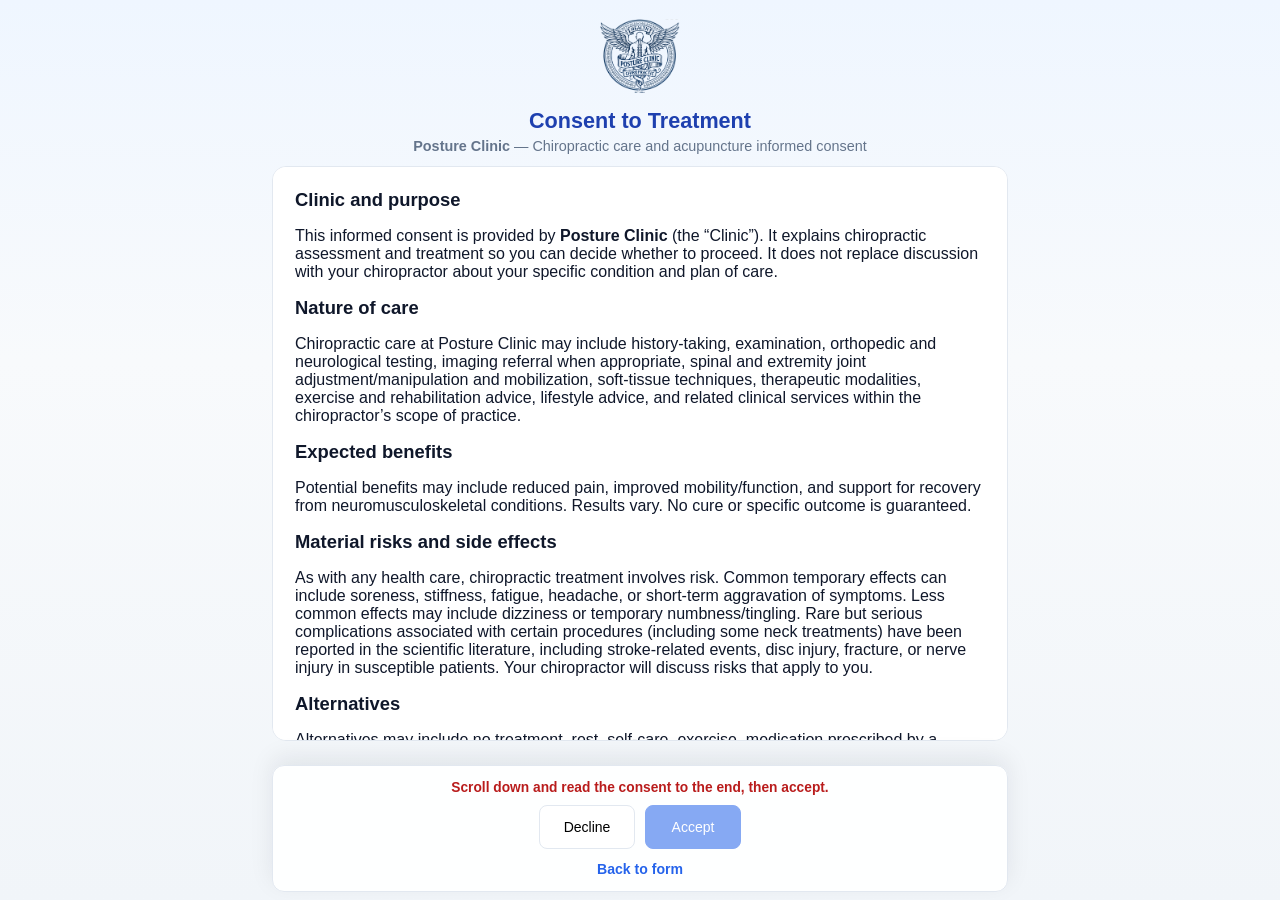
<file: chiropractic-consent.html>
<!DOCTYPE html>
<html lang="en">
<head>
  <meta charset="UTF-8" />
  <meta name="viewport" content="width=device-width, initial-scale=1.0, viewport-fit=cover" />
  <meta name="robots" content="noindex, nofollow" />
  <title>Consent to Chiropractic Treatment | Posture Clinic</title>
  <link rel="icon" type="image/png" sizes="32x32" href="Logo.png" />
  <link rel="icon" type="image/png" sizes="192x192" href="Logo.png" />
  <link rel="icon" type="image/png" sizes="512x512" href="Logo.png" />
  <link rel="apple-touch-icon" href="Logo.png" />
  <link rel="manifest" href="manifest.json" />
  <meta name="theme-color" content="#0b1a33" />
  <meta name="application-name" content="Posture Clinic" />
  <meta name="apple-mobile-web-app-title" content="Posture Clinic" />
  <meta name="apple-mobile-web-app-capable" content="yes" />
  <meta name="mobile-web-app-capable" content="yes" />
  <meta name="msapplication-TileImage" content="Logo.png" />
  <meta name="msapplication-TileColor" content="#0b1a33" />
  <link rel="stylesheet" href="patient-intake.css?v=19" />
</head>
<body class="consent-page" data-consent-doc="chiropractic">
  <div class="consent-shell">
    <header class="consent-top">
      <img src="Logo.png" alt="Posture Clinic" width="80" height="80" />
      <h1>Consent to Treatment</h1>
      <p class="desc"><b>Posture Clinic</b> — Chiropractic care and acupuncture informed consent</p>
    </header>

    <div class="consent-scroll-panel" id="consentScrollPanel">
      <div class="consent-scroll-inner panel">
        <h2>Clinic and purpose</h2>
        <p>This informed consent is provided by <b>Posture Clinic</b> (the “Clinic”). It explains chiropractic assessment and treatment so you can decide whether to proceed. It does not replace discussion with your chiropractor about your specific condition and plan of care.</p>

        <h2>Nature of care</h2>
        <p>Chiropractic care at Posture Clinic may include history-taking, examination, orthopedic and neurological testing, imaging referral when appropriate, spinal and extremity joint adjustment/manipulation and mobilization, soft-tissue techniques, therapeutic modalities, exercise and rehabilitation advice, lifestyle advice, and related clinical services within the chiropractor’s scope of practice.</p>

        <h2>Expected benefits</h2>
        <p>Potential benefits may include reduced pain, improved mobility/function, and support for recovery from neuromusculoskeletal conditions. Results vary. No cure or specific outcome is guaranteed.</p>

        <h2>Material risks and side effects</h2>
        <p>As with any health care, chiropractic treatment involves risk. Common temporary effects can include soreness, stiffness, fatigue, headache, or short-term aggravation of symptoms. Less common effects may include dizziness or temporary numbness/tingling. Rare but serious complications associated with certain procedures (including some neck treatments) have been reported in the scientific literature, including stroke-related events, disc injury, fracture, or nerve injury in susceptible patients. Your chiropractor will discuss risks that apply to you.</p>

        <h2>Alternatives</h2>
        <p>Alternatives may include no treatment, rest, self-care, exercise, medication prescribed by a physician, physiotherapy, massage therapy, osteopathy, acupuncture, injection therapies, surgery, or referral to another provider. You may seek a second opinion.</p>

        <h2>Consequences of declining care</h2>
        <p>If you decline recommended assessment or treatment, your condition may stay the same, worsen, or improve on its own. Delaying care may prolong symptoms or limit options in some cases.</p>

        <h2>Your responsibilities</h2>
        <p>You agree to provide complete and accurate health information (including medications, prior injuries, surgeries, pregnancy, blood clotting disorders, bone density issues, and other relevant history) and to update the Clinic if your health changes. Incomplete information may affect safety and outcomes.</p>

        <h2>Privacy and records</h2>
        <p>Your personal health information will be collected, used, and disclosed as needed for your care, clinic operations, billing/insurance where authorized, and as required or permitted by law. Records are kept confidential subject to applicable privacy legislation.</p>

        <h2>Consent, questions, and withdrawal</h2>
        <p>Consent must be informed. You may ask questions at any time. You may refuse any procedure or withdraw consent at any time without affecting your right to future care (subject to clinical and legal limits). This online acknowledgment is evidence of informed consent for intake purposes; your chiropractor will review care with you in person as appropriate, and additional consent may be required for specific procedures.</p>

        <div class="notice">
          <strong>Important:</strong> This form does not create a guarantee of results, does not waive the Clinic’s professional obligations, and does not replace emergency medical care. If you have sudden severe symptoms (for example chest pain, sudden neurological change, or trauma), seek emergency medical attention.
        </div>

        <h2>Acupuncture and related procedures</h2>
        <p>If acupuncture is recommended as part of your care at <b>Posture Clinic</b>, treatment may include sterile disposable needling, electroacupuncture, moxibustion, cupping, heat lamp, and related adjunctive procedures as clinically indicated and permitted.</p>
        <p><b>Material risks</b> of acupuncture include bruising, bleeding, local pain/numbness/tingling, dizziness or fainting, temporary symptom aggravation, burns/scarring from heat or cupping, infection, nerve injury, and rare organ puncture including lung puncture (pneumothorax). Results are not guaranteed. Acupuncture is not a substitute for medical care when medically indicated. Tell staff if you are pregnant, nursing, take anticoagulants, have a bleeding disorder, pacemaker/implanted device, or other relevant conditions.</p>
        <p>Alternatives include no acupuncture, self-care, medication, physiotherapy, chiropractic/osteopathic care, injections, surgery, or other options. You may refuse acupuncture or withdraw consent at any time.</p>

        <h2>Patient acknowledgment</h2>
        <p>By accepting below and checking the consent box on the intake form, I confirm that I have read (or had read to me) this Consent to Treatment for <b>Posture Clinic</b>, including chiropractic care and acupuncture if recommended, understand the nature of care, material risks, alternatives, and my right to ask questions and withdraw consent, and I consent to evaluation and treatment by Posture Clinic, subject to further discussion with my practitioner. I confirm the information I provide on the intake form is accurate to the best of my knowledge.</p>

        <div class="sources">
          <p>References / guidance sources:</p>
          <ul>
            <li><a href="https://www.ccpaonline.ca/en-US/" target="_blank" rel="noopener">Canadian Chiropractic Protective Association (CCPA)</a></li>
            <li><a href="https://chiropractic.ca/" target="_blank" rel="noopener">Canadian Chiropractic Association (CCA)</a></li>
          </ul>
        </div>

        <div id="consentScrollEnd" class="consent-scroll-end" aria-hidden="true"></div>
      </div>

      <div id="consentStatus" class="consent-status warn" hidden>
        Please scroll to the bottom of this document before accepting.
      </div>
    </div>

    <footer class="consent-action-bar consent-footer">
      <p id="consentActionHint" class="hint consent-scroll-warn">Scroll down and read the consent to the end, then accept the consent.</p>
      <div class="consent-action-buttons">
        <button type="button" class="btn btn-sm" id="declineBtn">Decline</button>
        <button type="button" class="btn btn-sm primary" id="acceptBtn" disabled>Accept</button>
      </div>
      <a id="backToForm" class="consent-back-link" href="patient-intake.html">Back to form</a>
    </footer>
  </div>
  <script src="consent-page.js?v=3"></script>
</body>
</html>
</file>
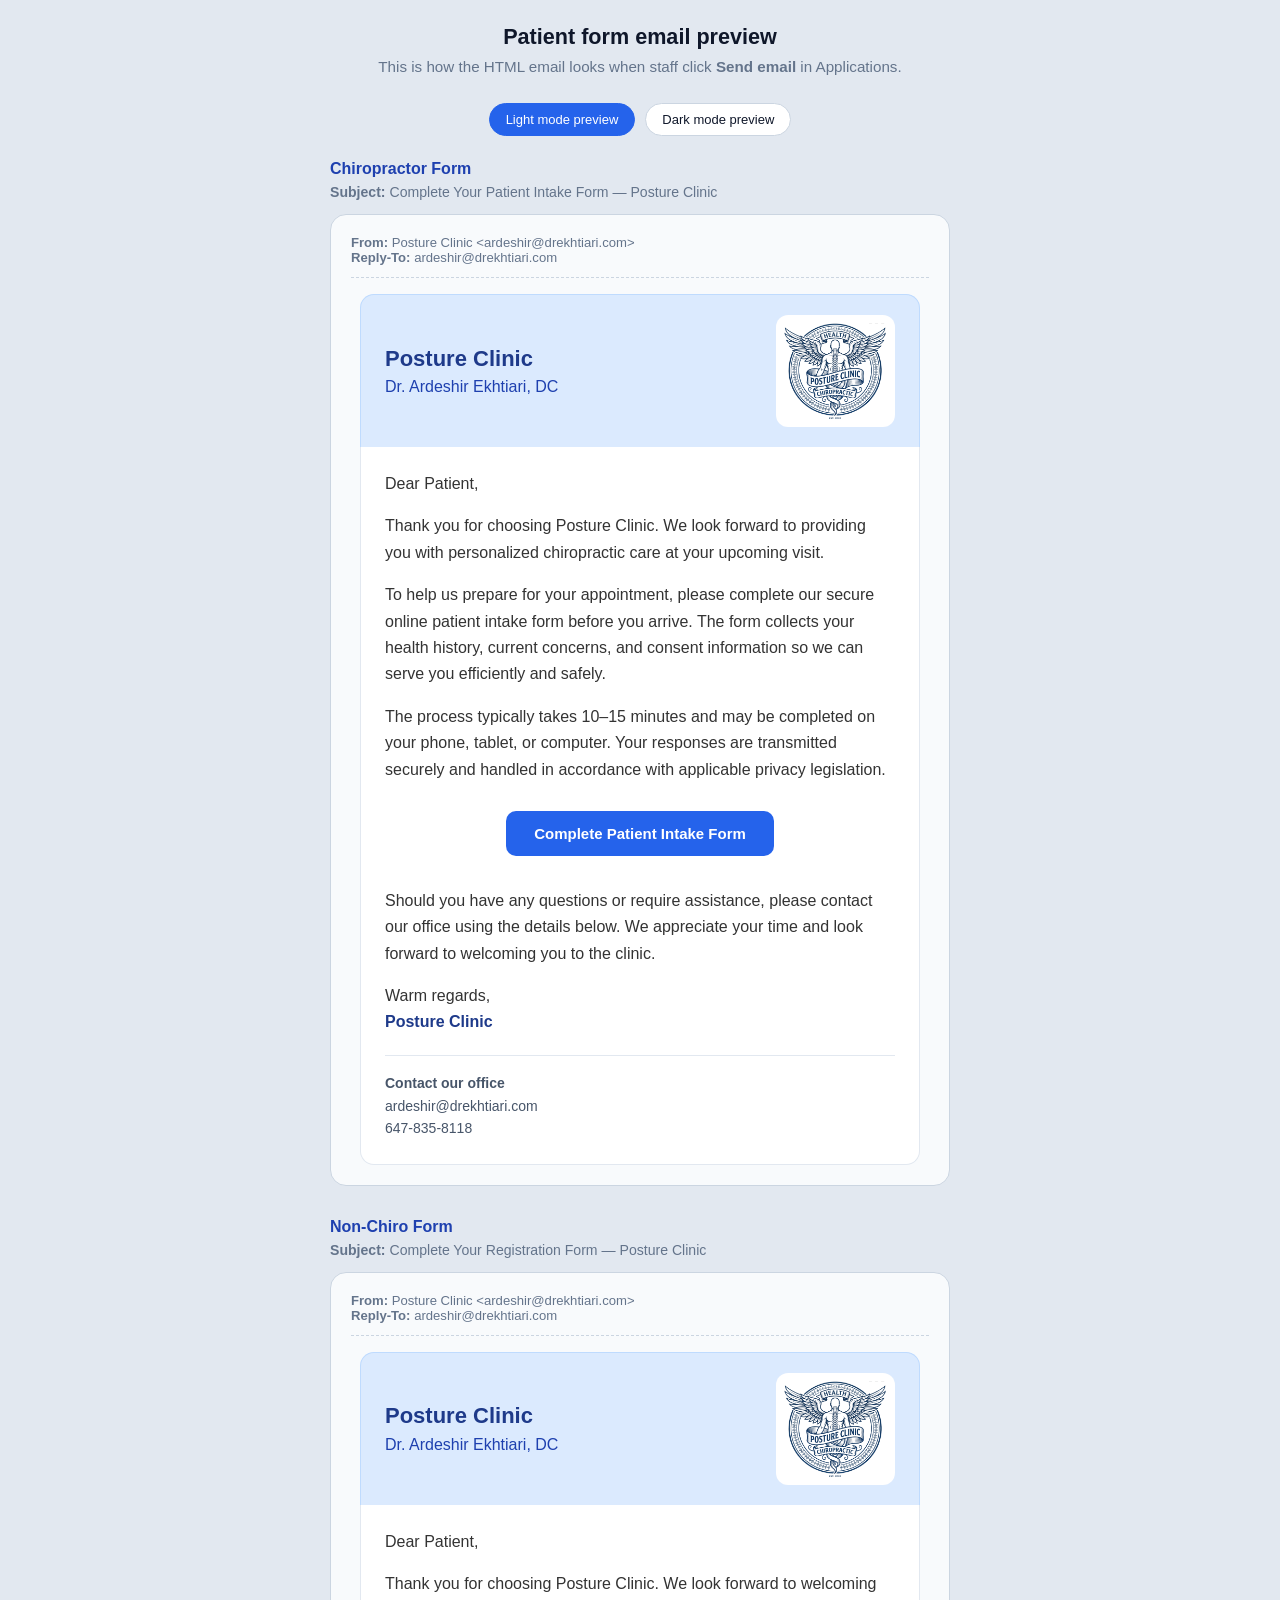
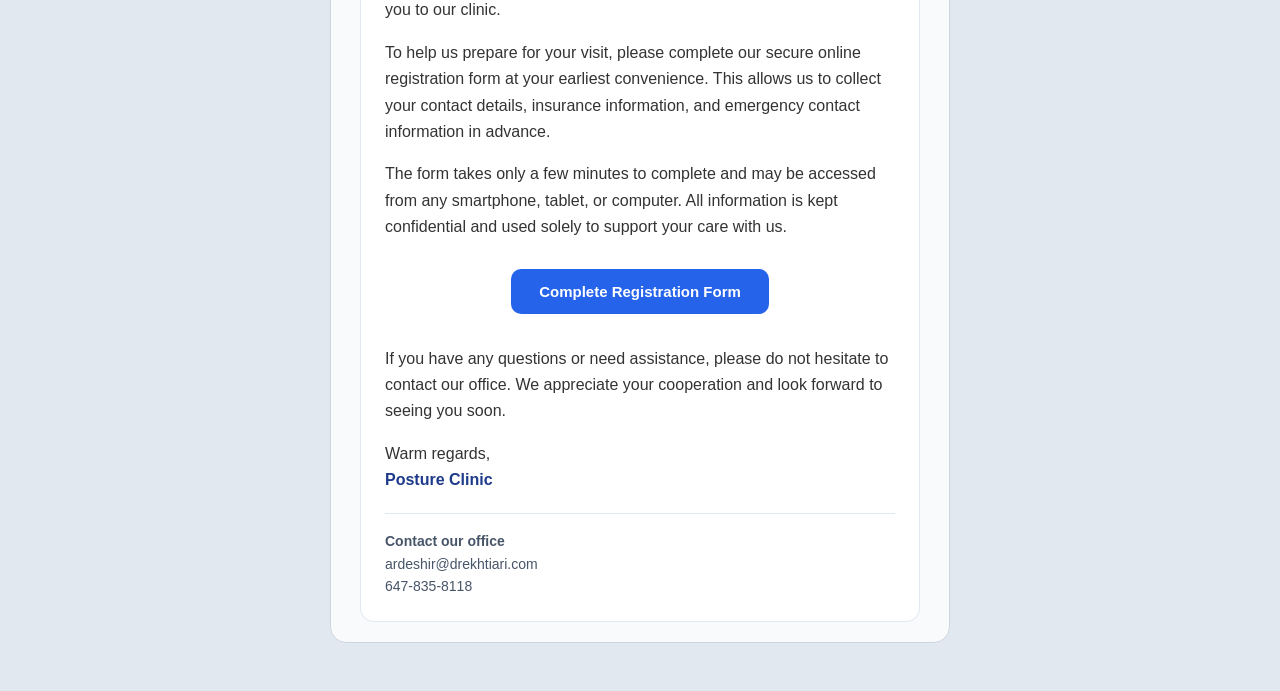
<file: email-preview.html>
<!DOCTYPE html>
<html lang="en">
<head>
  <meta charset="UTF-8" />
  <meta name="viewport" content="width=device-width, initial-scale=1.0" />
  <meta name="color-scheme" content="light only" />
  <meta name="supported-color-schemes" content="light" />
  <title>Patient Form Email Preview | Posture Clinic</title>
  <style>
    :root { color-scheme: light only; supported-color-schemes: light; }
    * { box-sizing: border-box; }
    body {
      margin: 0;
      font-family: "Segoe UI", Roboto, Arial, sans-serif;
      background: #e2e8f0;
      color: #0f172a;
      padding: 24px 16px 48px;
    }
    body.dark-preview {
      background: #0f172a;
      color: #e2e8f0;
    }
    body.dark-preview .page-desc,
    body.dark-preview .preview-block .subject,
    body.dark-preview .email-meta {
      color: #94a3b8;
    }
    body.dark-preview .email-frame {
      background: #1e293b;
      border-color: #334155;
    }
    .preview-toggle {
      display: flex;
      justify-content: center;
      gap: 10px;
      margin: 0 0 24px;
    }
    .preview-toggle button {
      border: 1px solid #cbd5e1;
      background: #fff;
      color: #0f172a;
      border-radius: 999px;
      padding: 8px 16px;
      font-size: 13px;
      cursor: pointer;
    }
    .preview-toggle button.active {
      background: #2563eb;
      border-color: #2563eb;
      color: #fff;
    }
    body.dark-preview .preview-toggle button {
      background: #1e293b;
      border-color: #475569;
      color: #e2e8f0;
    }
    body.dark-preview .preview-toggle button.active {
      background: #2563eb;
      border-color: #2563eb;
      color: #fff;
    }
    .pc-email-header, .pc-email-header td, .pc-email-header table { background-color: #dbeafe !important; background-image: linear-gradient(#dbeafe, #dbeafe) !important; }
    .pc-email-body, .pc-email-body td, .pc-email-body table { background-color: #ffffff !important; background-image: linear-gradient(#ffffff, #ffffff) !important; }
    .pc-email-logo-wrap { background-color: #ffffff !important; background-image: linear-gradient(#ffffff, #ffffff) !important; border-radius: 12px; padding: 8px; display: inline-block; }
    .pc-email-text, .pc-email-text font, .pc-email-text span { color: #333333 !important; -webkit-text-fill-color: #333333 !important; }
    .pc-email-signoff, .pc-email-signoff font, .pc-email-signoff span { color: #1e3a8a !important; -webkit-text-fill-color: #1e3a8a !important; }
    .pc-email-contact, .pc-email-contact font, .pc-email-contact span { color: #475569 !important; -webkit-text-fill-color: #475569 !important; }
    .pc-email-btn, .pc-email-btn font, .pc-email-btn span { color: #ffffff !important; -webkit-text-fill-color: #ffffff !important; background-color: #2563eb !important; background-image: linear-gradient(#2563eb, #2563eb) !important; }
    @media (prefers-color-scheme: dark) {
      .pc-email-header, .pc-email-header td, .pc-email-header table, .pc-email-header div { background-color: #dbeafe !important; background-image: linear-gradient(#dbeafe, #dbeafe) !important; }
      .pc-email-header .pc-clinic-name, .pc-email-header .pc-clinic-name font, .pc-email-header .pc-clinic-name span { color: #1e3a8a !important; -webkit-text-fill-color: #1e3a8a !important; }
      .pc-email-header .pc-provider, .pc-email-header .pc-provider font, .pc-email-header .pc-provider span { color: #1e40af !important; -webkit-text-fill-color: #1e40af !important; }
      .pc-email-body, .pc-email-body td, .pc-email-body table, .pc-email-body div { background-color: #ffffff !important; background-image: linear-gradient(#ffffff, #ffffff) !important; }
      .pc-email-text, .pc-email-text font, .pc-email-text span { color: #333333 !important; -webkit-text-fill-color: #333333 !important; }
      .pc-email-logo { filter: none !important; -webkit-filter: none !important; opacity: 1 !important; }
    }
    body.dark-preview .pc-email-header, body.dark-preview .pc-email-header td, body.dark-preview .pc-email-header table, body.dark-preview .pc-email-header div { background-color: #dbeafe !important; background-image: linear-gradient(#dbeafe, #dbeafe) !important; }
    body.dark-preview .pc-email-header .pc-clinic-name, body.dark-preview .pc-email-header .pc-clinic-name font, body.dark-preview .pc-email-header .pc-clinic-name span { color: #1e3a8a !important; -webkit-text-fill-color: #1e3a8a !important; }
    body.dark-preview .pc-email-header .pc-provider, body.dark-preview .pc-email-header .pc-provider font, body.dark-preview .pc-email-header .pc-provider span { color: #1e40af !important; -webkit-text-fill-color: #1e40af !important; }
    body.dark-preview .pc-email-body, body.dark-preview .pc-email-body td, body.dark-preview .pc-email-body table, body.dark-preview .pc-email-body div { background-color: #ffffff !important; background-image: linear-gradient(#ffffff, #ffffff) !important; }
    body.dark-preview .pc-email-text, body.dark-preview .pc-email-text font, body.dark-preview .pc-email-text span { color: #333333 !important; -webkit-text-fill-color: #333333 !important; }
    body.dark-preview .pc-email-signoff, body.dark-preview .pc-email-signoff font, body.dark-preview .pc-email-signoff span { color: #1e3a8a !important; -webkit-text-fill-color: #1e3a8a !important; }
    body.dark-preview .pc-email-contact, body.dark-preview .pc-email-contact font, body.dark-preview .pc-email-contact span { color: #475569 !important; -webkit-text-fill-color: #475569 !important; }
    body.dark-preview .pc-email-btn, body.dark-preview .pc-email-btn font, body.dark-preview .pc-email-btn span { color: #ffffff !important; -webkit-text-fill-color: #ffffff !important; background-color: #2563eb !important; background-image: linear-gradient(#2563eb, #2563eb) !important; }
    h1 {
      text-align: center;
      font-size: 1.35rem;
      margin: 0 0 8px;
    }
    .page-desc {
      text-align: center;
      color: #64748b;
      margin: 0 0 28px;
      font-size: 0.95rem;
    }
    .previews {
      display: grid;
      gap: 32px;
      max-width: 620px;
      margin: 0 auto;
    }
    .preview-block h2 {
      font-size: 1rem;
      margin: 0 0 6px;
      color: #1e40af;
    }
    .preview-block .subject {
      margin: 0 0 14px;
      font-size: 0.88rem;
      color: #64748b;
    }
    .email-frame {
      background: #f8fafc;
      border: 1px solid #cbd5e1;
      border-radius: 16px;
      padding: 20px;
    }
    .email-meta {
      font-size: 0.82rem;
      color: #64748b;
      margin-bottom: 16px;
      padding-bottom: 12px;
      border-bottom: 1px dashed #cbd5e1;
    }
  </style>
</head>
<body>
  <h1>Patient form email preview</h1>
  <p class="page-desc">This is how the HTML email looks when staff click <b>Send email</b> in Applications.</p>
  <div class="preview-toggle">
    <button type="button" class="active" id="btnLightPreview" onclick="setPreviewMode('light')">Light mode preview</button>
    <button type="button" id="btnDarkPreview" onclick="setPreviewMode('dark')">Dark mode preview</button>
  </div>

  <div class="previews">
    <section class="preview-block">
      <h2>Chiropractor Form</h2>
      <p class="subject"><b>Subject:</b> Complete Your Patient Intake Form — Posture Clinic</p>
      <div class="email-frame">
        <div class="email-meta">
          <div><b>From:</b> Posture Clinic &lt;ardeshir@drekhtiari.com&gt;</div>
          <div><b>Reply-To:</b> ardeshir@drekhtiari.com</div>
        </div>
        <div style="font-family:Segoe UI,Arial,sans-serif;max-width:560px;margin:0 auto;color:#0f172a">
          <div class="pc-email-header" bgcolor="#dbeafe" style="background-color:#dbeafe;background-image:linear-gradient(#dbeafe,#dbeafe);color:#0f172a;padding:20px 24px;border-radius:14px 14px 0 0;border:1px solid #bfdbfe;border-bottom:0">
            <table role="presentation" width="100%" cellpadding="0" cellspacing="0" bgcolor="#dbeafe" style="border-collapse:collapse;background-color:#dbeafe;background-image:linear-gradient(#dbeafe,#dbeafe)">
              <tr>
                <td style="vertical-align:middle;text-align:left;background-color:#dbeafe">
                  <div class="pc-clinic-name" style="font-size:22px;font-weight:700;line-height:1.2;color:#1e3a8a;-webkit-text-fill-color:#1e3a8a;"><span style="color:#1e3a8a !important;-webkit-text-fill-color:#1e3a8a !important;"><font color="#1e3a8a">Posture Clinic</font></span></div>
                  <div class="pc-provider" style="margin-top:6px;color:#1e40af;-webkit-text-fill-color:#1e40af;"><span style="color:#1e40af !important;-webkit-text-fill-color:#1e40af !important;"><font color="#1e40af">Dr. Ardeshir Ekhtiari, DC</font></span></div>
                </td>
                <td style="vertical-align:middle;text-align:right;width:240px;padding-left:16px;background-color:#dbeafe">
                  <span class="pc-email-logo-wrap" style="display:inline-block;background-color:#ffffff;background-image:linear-gradient(#ffffff,#ffffff);border-radius:12px;padding:8px;line-height:0">
                    <img class="pc-email-logo" src="Logo.png" alt="Posture Clinic logo" width="240" height="96" style="max-height:96px;max-width:240px;width:auto;height:auto;object-fit:contain;display:inline-block;filter:none;-webkit-filter:none;border:0" />
                  </span>
                </td>
              </tr>
            </table>
          </div>
          <div class="pc-email-body" bgcolor="#ffffff" style="border:1px solid #e2e8f0;border-top:0;padding:24px;border-radius:0 0 14px 14px;background-color:#ffffff;background-image:linear-gradient(#ffffff,#ffffff)">
            <p class="pc-email-text" style="margin:0 0 16px;line-height:1.65;color:#333333;-webkit-text-fill-color:#333333;"><span style="color:#333333 !important;-webkit-text-fill-color:#333333 !important;"><font color="#333333">Dear Patient,</font></span></p>
            <p class="pc-email-text" style="margin:0 0 16px;line-height:1.65;color:#333333;-webkit-text-fill-color:#333333;"><span style="color:#333333 !important;-webkit-text-fill-color:#333333 !important;"><font color="#333333">Thank you for choosing Posture Clinic. We look forward to providing you with personalized chiropractic care at your upcoming visit.</font></span></p>
            <p class="pc-email-text" style="margin:0 0 16px;line-height:1.65;color:#333333;-webkit-text-fill-color:#333333;"><span style="color:#333333 !important;-webkit-text-fill-color:#333333 !important;"><font color="#333333">To help us prepare for your appointment, please complete our secure online patient intake form before you arrive. The form collects your health history, current concerns, and consent information so we can serve you efficiently and safely.</font></span></p>
            <p class="pc-email-text" style="margin:0 0 16px;line-height:1.65;color:#333333;-webkit-text-fill-color:#333333;"><span style="color:#333333 !important;-webkit-text-fill-color:#333333 !important;"><font color="#333333">The process typically takes 10–15 minutes and may be completed on your phone, tablet, or computer. Your responses are transmitted securely and handled in accordance with applicable privacy legislation.</font></span></p>
            <p style="text-align:center;margin:28px 0 32px">
              <a class="pc-email-btn" href="https://postureclinicportal.netlify.app/patient-intake.html" style="display:inline-block;background-color:#2563eb;background-image:linear-gradient(#2563eb,#2563eb);color:#ffffff;-webkit-text-fill-color:#ffffff;padding:14px 28px;border-radius:10px;text-decoration:none;font-weight:700;font-size:15px"><span style="color:#ffffff !important;-webkit-text-fill-color:#ffffff !important;"><font color="#ffffff">Complete Patient Intake Form</font></span></a>
            </p>
            <p class="pc-email-text" style="margin:0 0 16px;line-height:1.65;color:#333333;-webkit-text-fill-color:#333333;"><span style="color:#333333 !important;-webkit-text-fill-color:#333333 !important;"><font color="#333333">Should you have any questions or require assistance, please contact our office using the details below. We appreciate your time and look forward to welcoming you to the clinic.</font></span></p>
            <p class="pc-email-text" style="margin:0 0 4px;line-height:1.65;color:#333333;-webkit-text-fill-color:#333333;"><span style="color:#333333 !important;-webkit-text-fill-color:#333333 !important;"><font color="#333333">Warm regards,</font></span></p>
            <p class="pc-email-signoff" style="margin:0 0 24px;font-weight:600;color:#1e3a8a;-webkit-text-fill-color:#1e3a8a;"><span style="color:#1e3a8a !important;-webkit-text-fill-color:#1e3a8a !important;"><font color="#1e3a8a">Posture Clinic</font></span></p>
            <div style="border-top:1px solid #e2e8f0;padding-top:16px">
              <p class="pc-email-contact" style="margin:0;font-size:14px;line-height:1.6;color:#475569;-webkit-text-fill-color:#475569;"><span style="color:#475569 !important;-webkit-text-fill-color:#475569 !important;"><font color="#475569"><strong>Contact our office</strong><br>ardeshir@drekhtiari.com<br>647-835-8118</font></span></p>
            </div>
          </div>
        </div>
      </div>
    </section>

    <section class="preview-block">
      <h2>Non-Chiro Form</h2>
      <p class="subject"><b>Subject:</b> Complete Your Registration Form — Posture Clinic</p>
      <div class="email-frame">
        <div class="email-meta">
          <div><b>From:</b> Posture Clinic &lt;ardeshir@drekhtiari.com&gt;</div>
          <div><b>Reply-To:</b> ardeshir@drekhtiari.com</div>
        </div>
        <div style="font-family:Segoe UI,Arial,sans-serif;max-width:560px;margin:0 auto;color:#0f172a">
          <div class="pc-email-header" bgcolor="#dbeafe" style="background-color:#dbeafe;background-image:linear-gradient(#dbeafe,#dbeafe);color:#0f172a;padding:20px 24px;border-radius:14px 14px 0 0;border:1px solid #bfdbfe;border-bottom:0">
            <table role="presentation" width="100%" cellpadding="0" cellspacing="0" bgcolor="#dbeafe" style="border-collapse:collapse;background-color:#dbeafe;background-image:linear-gradient(#dbeafe,#dbeafe)">
              <tr>
                <td style="vertical-align:middle;text-align:left;background-color:#dbeafe">
                  <div class="pc-clinic-name" style="font-size:22px;font-weight:700;line-height:1.2;color:#1e3a8a;-webkit-text-fill-color:#1e3a8a;"><span style="color:#1e3a8a !important;-webkit-text-fill-color:#1e3a8a !important;"><font color="#1e3a8a">Posture Clinic</font></span></div>
                  <div class="pc-provider" style="margin-top:6px;color:#1e40af;-webkit-text-fill-color:#1e40af;"><span style="color:#1e40af !important;-webkit-text-fill-color:#1e40af !important;"><font color="#1e40af">Dr. Ardeshir Ekhtiari, DC</font></span></div>
                </td>
                <td style="vertical-align:middle;text-align:right;width:240px;padding-left:16px;background-color:#dbeafe">
                  <span class="pc-email-logo-wrap" style="display:inline-block;background-color:#ffffff;background-image:linear-gradient(#ffffff,#ffffff);border-radius:12px;padding:8px;line-height:0">
                    <img class="pc-email-logo" src="Logo.png" alt="Posture Clinic logo" width="240" height="96" style="max-height:96px;max-width:240px;width:auto;height:auto;object-fit:contain;display:inline-block;filter:none;-webkit-filter:none;border:0" />
                  </span>
                </td>
              </tr>
            </table>
          </div>
          <div class="pc-email-body" bgcolor="#ffffff" style="border:1px solid #e2e8f0;border-top:0;padding:24px;border-radius:0 0 14px 14px;background-color:#ffffff;background-image:linear-gradient(#ffffff,#ffffff)">
            <p class="pc-email-text" style="margin:0 0 16px;line-height:1.65;color:#333333;-webkit-text-fill-color:#333333;"><span style="color:#333333 !important;-webkit-text-fill-color:#333333 !important;"><font color="#333333">Dear Patient,</font></span></p>
            <p class="pc-email-text" style="margin:0 0 16px;line-height:1.65;color:#333333;-webkit-text-fill-color:#333333;"><span style="color:#333333 !important;-webkit-text-fill-color:#333333 !important;"><font color="#333333">Thank you for choosing Posture Clinic. We look forward to welcoming you to our clinic.</font></span></p>
            <p class="pc-email-text" style="margin:0 0 16px;line-height:1.65;color:#333333;-webkit-text-fill-color:#333333;"><span style="color:#333333 !important;-webkit-text-fill-color:#333333 !important;"><font color="#333333">To help us prepare for your visit, please complete our secure online registration form at your earliest convenience. This allows us to collect your contact details, insurance information, and emergency contact information in advance.</font></span></p>
            <p class="pc-email-text" style="margin:0 0 16px;line-height:1.65;color:#333333;-webkit-text-fill-color:#333333;"><span style="color:#333333 !important;-webkit-text-fill-color:#333333 !important;"><font color="#333333">The form takes only a few minutes to complete and may be accessed from any smartphone, tablet, or computer. All information is kept confidential and used solely to support your care with us.</font></span></p>
            <p style="text-align:center;margin:28px 0 32px">
              <a class="pc-email-btn" href="https://postureclinicportal.netlify.app/patient-intake.html?form=osteopathy" style="display:inline-block;background-color:#2563eb;background-image:linear-gradient(#2563eb,#2563eb);color:#ffffff;-webkit-text-fill-color:#ffffff;padding:14px 28px;border-radius:10px;text-decoration:none;font-weight:700;font-size:15px"><span style="color:#ffffff !important;-webkit-text-fill-color:#ffffff !important;"><font color="#ffffff">Complete Registration Form</font></span></a>
            </p>
            <p class="pc-email-text" style="margin:0 0 16px;line-height:1.65;color:#333333;-webkit-text-fill-color:#333333;"><span style="color:#333333 !important;-webkit-text-fill-color:#333333 !important;"><font color="#333333">If you have any questions or need assistance, please do not hesitate to contact our office. We appreciate your cooperation and look forward to seeing you soon.</font></span></p>
            <p class="pc-email-text" style="margin:0 0 4px;line-height:1.65;color:#333333;-webkit-text-fill-color:#333333;"><span style="color:#333333 !important;-webkit-text-fill-color:#333333 !important;"><font color="#333333">Warm regards,</font></span></p>
            <p class="pc-email-signoff" style="margin:0 0 24px;font-weight:600;color:#1e3a8a;-webkit-text-fill-color:#1e3a8a;"><span style="color:#1e3a8a !important;-webkit-text-fill-color:#1e3a8a !important;"><font color="#1e3a8a">Posture Clinic</font></span></p>
            <div style="border-top:1px solid #e2e8f0;padding-top:16px">
              <p class="pc-email-contact" style="margin:0;font-size:14px;line-height:1.6;color:#475569;-webkit-text-fill-color:#475569;"><span style="color:#475569 !important;-webkit-text-fill-color:#475569 !important;"><font color="#475569"><strong>Contact our office</strong><br>ardeshir@drekhtiari.com<br>647-835-8118</font></span></p>
            </div>
          </div>
        </div>
      </div>
    </section>
  </div>
  <script>
    function setPreviewMode(mode) {
      document.body.classList.toggle("dark-preview", mode === "dark");
      document.getElementById("btnLightPreview").classList.toggle("active", mode === "light");
      document.getElementById("btnDarkPreview").classList.toggle("active", mode === "dark");
    }
  </script>
</body>
</html>
</file>
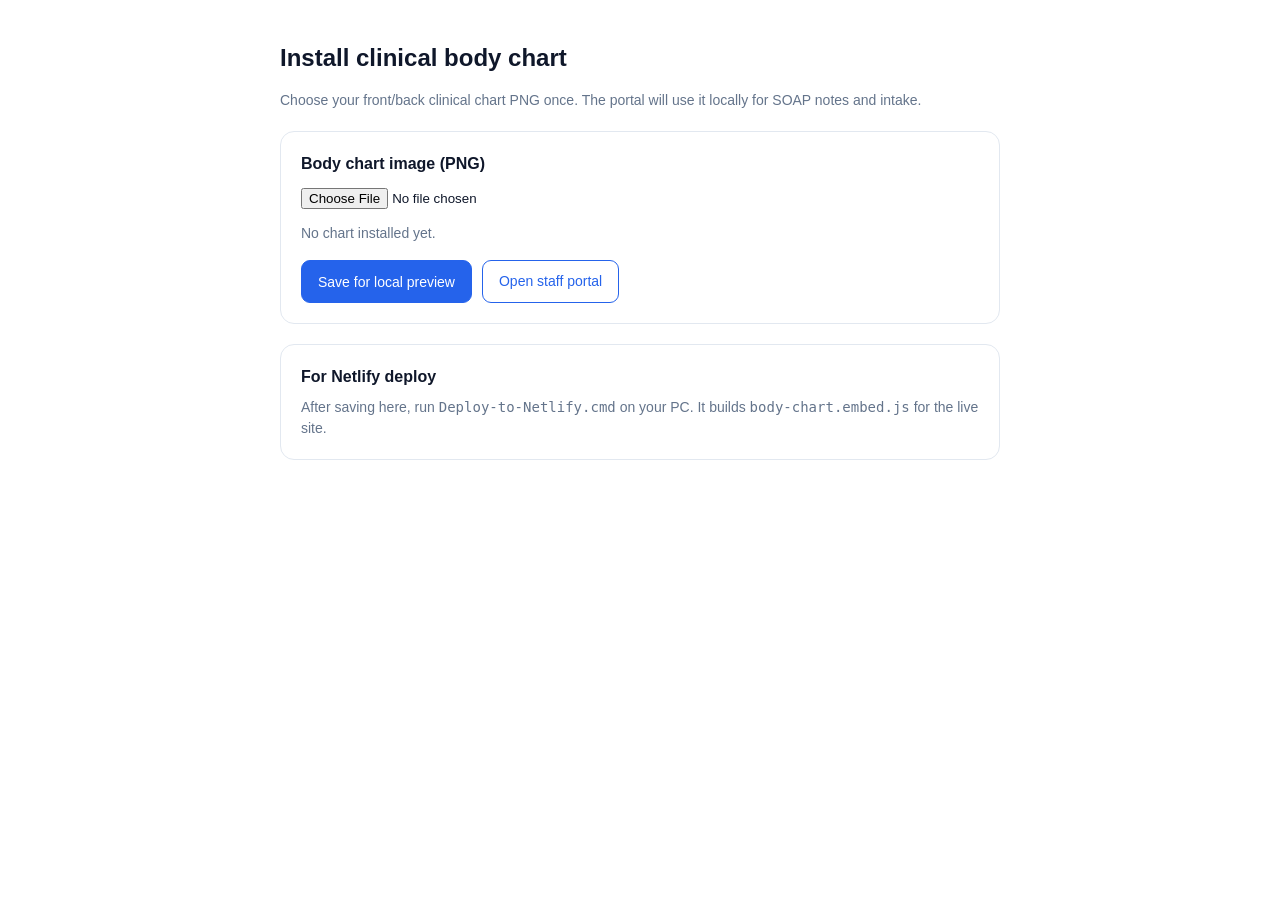
<file: install-body-chart.html>
<!DOCTYPE html>
<html lang="en">
<head>
<meta charset="UTF-8" />
<meta name="viewport" content="width=device-width, initial-scale=1.0" />
<title>Install Body Chart — Posture Clinic Portal</title>
<style>
  body{font-family:"Segoe UI",Roboto,Arial,sans-serif;max-width:720px;margin:40px auto;padding:0 20px;color:#0f172a;line-height:1.5}
  h1{font-size:1.5rem;margin:0 0 8px}
  .panel{border:1px solid #e2e8f0;border-radius:14px;padding:20px;margin:20px 0;background:#fff}
  .btn{display:inline-block;border:1px solid #2563eb;background:#2563eb;color:#fff;padding:10px 16px;border-radius:9px;font-size:14px;cursor:pointer;text-decoration:none}
  .btn.secondary{background:#fff;color:#2563eb}
  .preview{max-width:100%;border:1px solid #e2e8f0;border-radius:12px;margin-top:16px;background:#fff}
  .ok{color:#15803d;font-weight:600}
  .hint{color:#64748b;font-size:14px}
  input[type=file]{display:block;margin:12px 0}
</style>
</head>
<body>
  <h1>Install clinical body chart</h1>
  <p class="hint">Choose your front/back clinical chart PNG once. The portal will use it locally for SOAP notes and intake.</p>

  <div class="panel">
    <label for="chartFile"><b>Body chart image (PNG)</b></label>
    <input id="chartFile" type="file" accept="image/png,image/jpeg,image/webp" />
    <p id="status" class="hint">No chart installed yet.</p>
    <img id="preview" class="preview" alt="" hidden />
    <div style="margin-top:16px;display:flex;gap:10px;flex-wrap:wrap">
      <button type="button" class="btn" id="saveBtn" disabled>Save for local preview</button>
      <a class="btn secondary" href="app.html">Open staff portal</a>
    </div>
  </div>

  <div class="panel">
    <h2 style="margin:0 0 8px;font-size:1rem">For Netlify deploy</h2>
    <p class="hint" style="margin:0">After saving here, run <code>Deploy-to-Netlify.cmd</code> on your PC. It builds <code>body-chart.embed.js</code> for the live site.</p>
  </div>

<script>
const KEY = "postureclinic_body_chart_default";
const fileInput = document.getElementById("chartFile");
const status = document.getElementById("status");
const preview = document.getElementById("preview");
const saveBtn = document.getElementById("saveBtn");
let pendingDataUrl = "";

function showSaved(dataUrl){
  preview.src = dataUrl;
  preview.hidden = false;
  status.innerHTML = '<span class="ok">Body chart saved for local preview.</span> Open the staff portal and try a SOAP note.';
}

try{
  const existing = localStorage.getItem(KEY);
  if(existing){
    showSaved(existing);
  }
}catch(e){}

fileInput.addEventListener("change", function(){
  const file = fileInput.files && fileInput.files[0];
  if(!file) return;
  const reader = new FileReader();
  reader.onload = function(){
    pendingDataUrl = String(reader.result || "");
    preview.src = pendingDataUrl;
    preview.hidden = false;
    status.textContent = "Ready to save: " + file.name;
    saveBtn.disabled = !pendingDataUrl;
  };
  reader.readAsDataURL(file);
});

saveBtn.addEventListener("click", function(){
  if(!pendingDataUrl) return;
  try{
    localStorage.setItem(KEY, pendingDataUrl);
    window.POSTURE_DEFAULT_BODY_CHART = pendingDataUrl;
    showSaved(pendingDataUrl);
    saveBtn.disabled = true;
  }catch(e){
    status.textContent = "Could not save (storage full?). Try a smaller PNG.";
  }
});
</script>
</body>
</html>
</file>
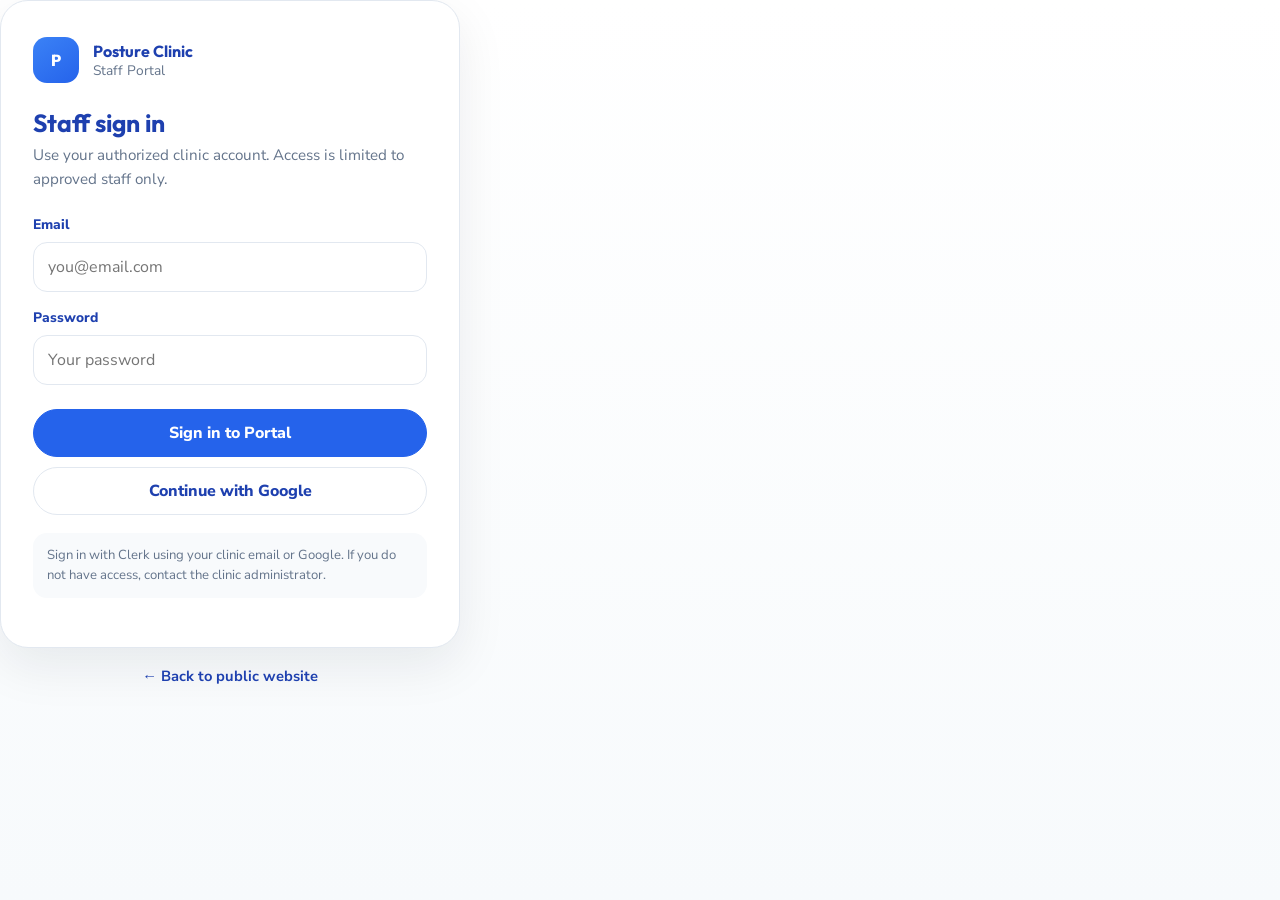
<file: login.html>
<!DOCTYPE html>
<html lang="en">
<head>
  <meta charset="UTF-8" />
  <meta name="viewport" content="width=device-width, initial-scale=1.0" />
  <meta name="robots" content="noindex, nofollow" />
  <title>Staff Login | Posture Clinic Portal</title>
  <link rel="preconnect" href="https://fonts.googleapis.com" />
  <link rel="preconnect" href="https://fonts.gstatic.com" crossorigin />
  <link href="https://fonts.googleapis.com/css2?family=Nunito+Sans:wght@400;600;700;800&family=Outfit:wght@500;700;800&display=swap" rel="stylesheet" />
  <link rel="stylesheet" href="portal-theme.css?v=1" />
</head>
<body>
  <div class="login-shell">
    <div class="login-card">
      <div class="brand-row">
        <div class="brand-mark">P</div>
        <div class="brand-text">
          <strong>Posture Clinic</strong>
          <span>Staff Portal</span>
        </div>
      </div>
      <h1>Staff sign in</h1>
      <p class="sub">Use your authorized clinic account. Access is limited to approved staff only.</p>

      <div class="status error" id="error" hidden></div>
      <div class="status success" id="success" hidden></div>

      <form id="loginForm">
        <label for="email">Email</label>
        <input class="field-input" id="email" type="email" autocomplete="username" required placeholder="you@email.com" />

        <label for="password">Password</label>
        <input class="field-input" id="password" type="password" autocomplete="current-password" required placeholder="Your password" />

        <div class="actions">
          <button class="btn btn-primary" type="submit" id="submitBtn">Sign in to Portal</button>
          <button class="btn" type="button" id="googleBtn">Continue with Google</button>
        </div>
      </form>

      <p class="hint">
        Sign in with Clerk using your clinic email or Google.
        If you do not have access, contact the clinic administrator.
      </p>
    </div>
    <p class="back"><a href="https://vaghakhani.github.io/posture-clinic-website/">← Back to public website</a></p>
  </div>

  <script src="auth-config.js?v=3"></script>
  <script src="auth.js?v=3"></script>
  <script src="login.js?v=3"></script>
</body>
</html>
</file>
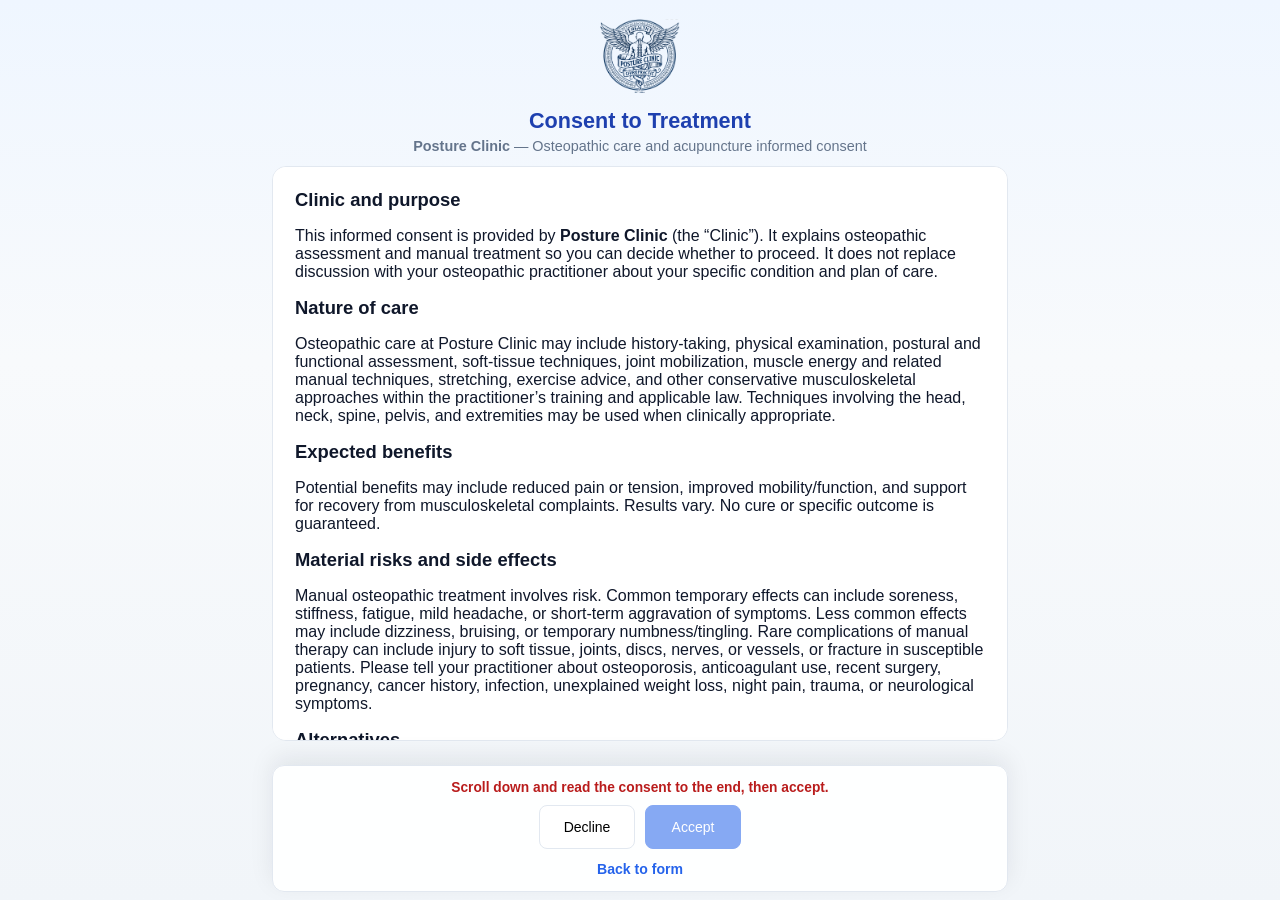
<file: osteopathy-consent.html>
<!DOCTYPE html>
<html lang="en">
<head>
  <meta charset="UTF-8" />
  <meta name="viewport" content="width=device-width, initial-scale=1.0, viewport-fit=cover" />
  <meta name="robots" content="noindex, nofollow" />
  <title>Consent to Osteopathic Treatment | Posture Clinic</title>
  <link rel="icon" type="image/png" sizes="32x32" href="Logo.png" />
  <link rel="icon" type="image/png" sizes="192x192" href="Logo.png" />
  <link rel="icon" type="image/png" sizes="512x512" href="Logo.png" />
  <link rel="apple-touch-icon" href="Logo.png" />
  <link rel="manifest" href="manifest.json" />
  <meta name="theme-color" content="#0b1a33" />
  <meta name="application-name" content="Posture Clinic" />
  <meta name="apple-mobile-web-app-title" content="Posture Clinic" />
  <meta name="apple-mobile-web-app-capable" content="yes" />
  <meta name="mobile-web-app-capable" content="yes" />
  <meta name="msapplication-TileImage" content="Logo.png" />
  <meta name="msapplication-TileColor" content="#0b1a33" />
  <link rel="stylesheet" href="patient-intake.css?v=19" />
</head>
<body class="consent-page" data-consent-doc="osteopathy">
  <div class="consent-shell">
    <header class="consent-top">
      <img src="Logo.png" alt="Posture Clinic" width="80" height="80" />
      <h1>Consent to Treatment</h1>
      <p class="desc"><b>Posture Clinic</b> — Osteopathic care and acupuncture informed consent</p>
    </header>

    <div class="consent-scroll-panel" id="consentScrollPanel">
      <div class="consent-scroll-inner panel">
        <h2>Clinic and purpose</h2>
        <p>This informed consent is provided by <b>Posture Clinic</b> (the “Clinic”). It explains osteopathic assessment and manual treatment so you can decide whether to proceed. It does not replace discussion with your osteopathic practitioner about your specific condition and plan of care.</p>

        <h2>Nature of care</h2>
        <p>Osteopathic care at Posture Clinic may include history-taking, physical examination, postural and functional assessment, soft-tissue techniques, joint mobilization, muscle energy and related manual techniques, stretching, exercise advice, and other conservative musculoskeletal approaches within the practitioner’s training and applicable law. Techniques involving the head, neck, spine, pelvis, and extremities may be used when clinically appropriate.</p>

        <h2>Expected benefits</h2>
        <p>Potential benefits may include reduced pain or tension, improved mobility/function, and support for recovery from musculoskeletal complaints. Results vary. No cure or specific outcome is guaranteed.</p>

        <h2>Material risks and side effects</h2>
        <p>Manual osteopathic treatment involves risk. Common temporary effects can include soreness, stiffness, fatigue, mild headache, or short-term aggravation of symptoms. Less common effects may include dizziness, bruising, or temporary numbness/tingling. Rare complications of manual therapy can include injury to soft tissue, joints, discs, nerves, or vessels, or fracture in susceptible patients. Please tell your practitioner about osteoporosis, anticoagulant use, recent surgery, pregnancy, cancer history, infection, unexplained weight loss, night pain, trauma, or neurological symptoms.</p>

        <h2>Alternatives</h2>
        <p>Alternatives may include no treatment, rest, self-care, exercise, medication prescribed by a physician, physiotherapy, chiropractic care, massage therapy, acupuncture, injection therapies, surgery, or referral to another provider. You may seek a second opinion.</p>

        <h2>Consequences of declining care</h2>
        <p>If you decline recommended assessment or treatment, your condition may stay the same, worsen, or improve on its own. Delaying care may prolong symptoms in some cases.</p>

        <h2>Your responsibilities</h2>
        <p>You agree to provide complete and accurate health information and to update the Clinic if your health changes. Incomplete information may affect safety and outcomes.</p>

        <h2>Privacy and records</h2>
        <p>Your personal health information will be collected, used, and disclosed as needed for your care, clinic operations, billing/insurance where authorized, and as required or permitted by law.</p>

        <h2>Consent, questions, and withdrawal</h2>
        <p>You may ask questions at any time. You may refuse any technique or withdraw consent at any time. This online acknowledgment is evidence of informed consent for intake purposes; your practitioner will review care with you in person as appropriate, and additional consent may be required for specific procedures.</p>

        <div class="notice">
          <strong>Important:</strong> Osteopathic care at Posture Clinic is not a substitute for emergency medical care or physician diagnosis when medically indicated. If you have sudden severe symptoms, seek emergency medical attention.
        </div>

        <h2>Acupuncture and related procedures</h2>
        <p>If acupuncture is recommended as part of your care at <b>Posture Clinic</b>, treatment may include sterile disposable needling, electroacupuncture, moxibustion, cupping, heat lamp, and related adjunctive procedures as clinically indicated and permitted.</p>
        <p><b>Material risks</b> of acupuncture include bruising, bleeding, local pain/numbness/tingling, dizziness or fainting, temporary symptom aggravation, burns/scarring from heat or cupping, infection, nerve injury, and rare organ puncture including lung puncture (pneumothorax). Results are not guaranteed. Acupuncture is not a substitute for medical care when medically indicated. Tell staff if you are pregnant, nursing, take anticoagulants, have a bleeding disorder, pacemaker/implanted device, or other relevant conditions.</p>
        <p>Alternatives include no acupuncture, self-care, medication, physiotherapy, chiropractic/osteopathic care, injections, surgery, or other options. You may refuse acupuncture or withdraw consent at any time.</p>

        <h2>Patient acknowledgment</h2>
        <p>By accepting below and checking the consent box on the intake form, I confirm that I have read (or had read to me) this Consent to Treatment for <b>Posture Clinic</b>, including osteopathic care and acupuncture if recommended, understand the nature of care, material risks, alternatives, and my right to ask questions and withdraw consent, and I consent to evaluation and treatment by Posture Clinic, subject to further discussion with my practitioner. I confirm the information I provide on the intake form is accurate to the best of my knowledge.</p>

        <div id="consentScrollEnd" class="consent-scroll-end" aria-hidden="true"></div>
      </div>

      <div id="consentStatus" class="consent-status warn" hidden>
        Please scroll to the bottom of this document before accepting.
      </div>
    </div>

    <footer class="consent-action-bar consent-footer">
      <p id="consentActionHint" class="hint consent-scroll-warn">Scroll down and read the consent to the end, then accept the consent.</p>
      <div class="consent-action-buttons">
        <button type="button" class="btn btn-sm" id="declineBtn">Decline</button>
        <button type="button" class="btn btn-sm primary" id="acceptBtn" disabled>Accept</button>
      </div>
      <a id="backToForm" class="consent-back-link" href="patient-intake.html?form=osteopathy">Back to form</a>
    </footer>
  </div>
  <script src="consent-page.js?v=3"></script>
</body>
</html>
</file>
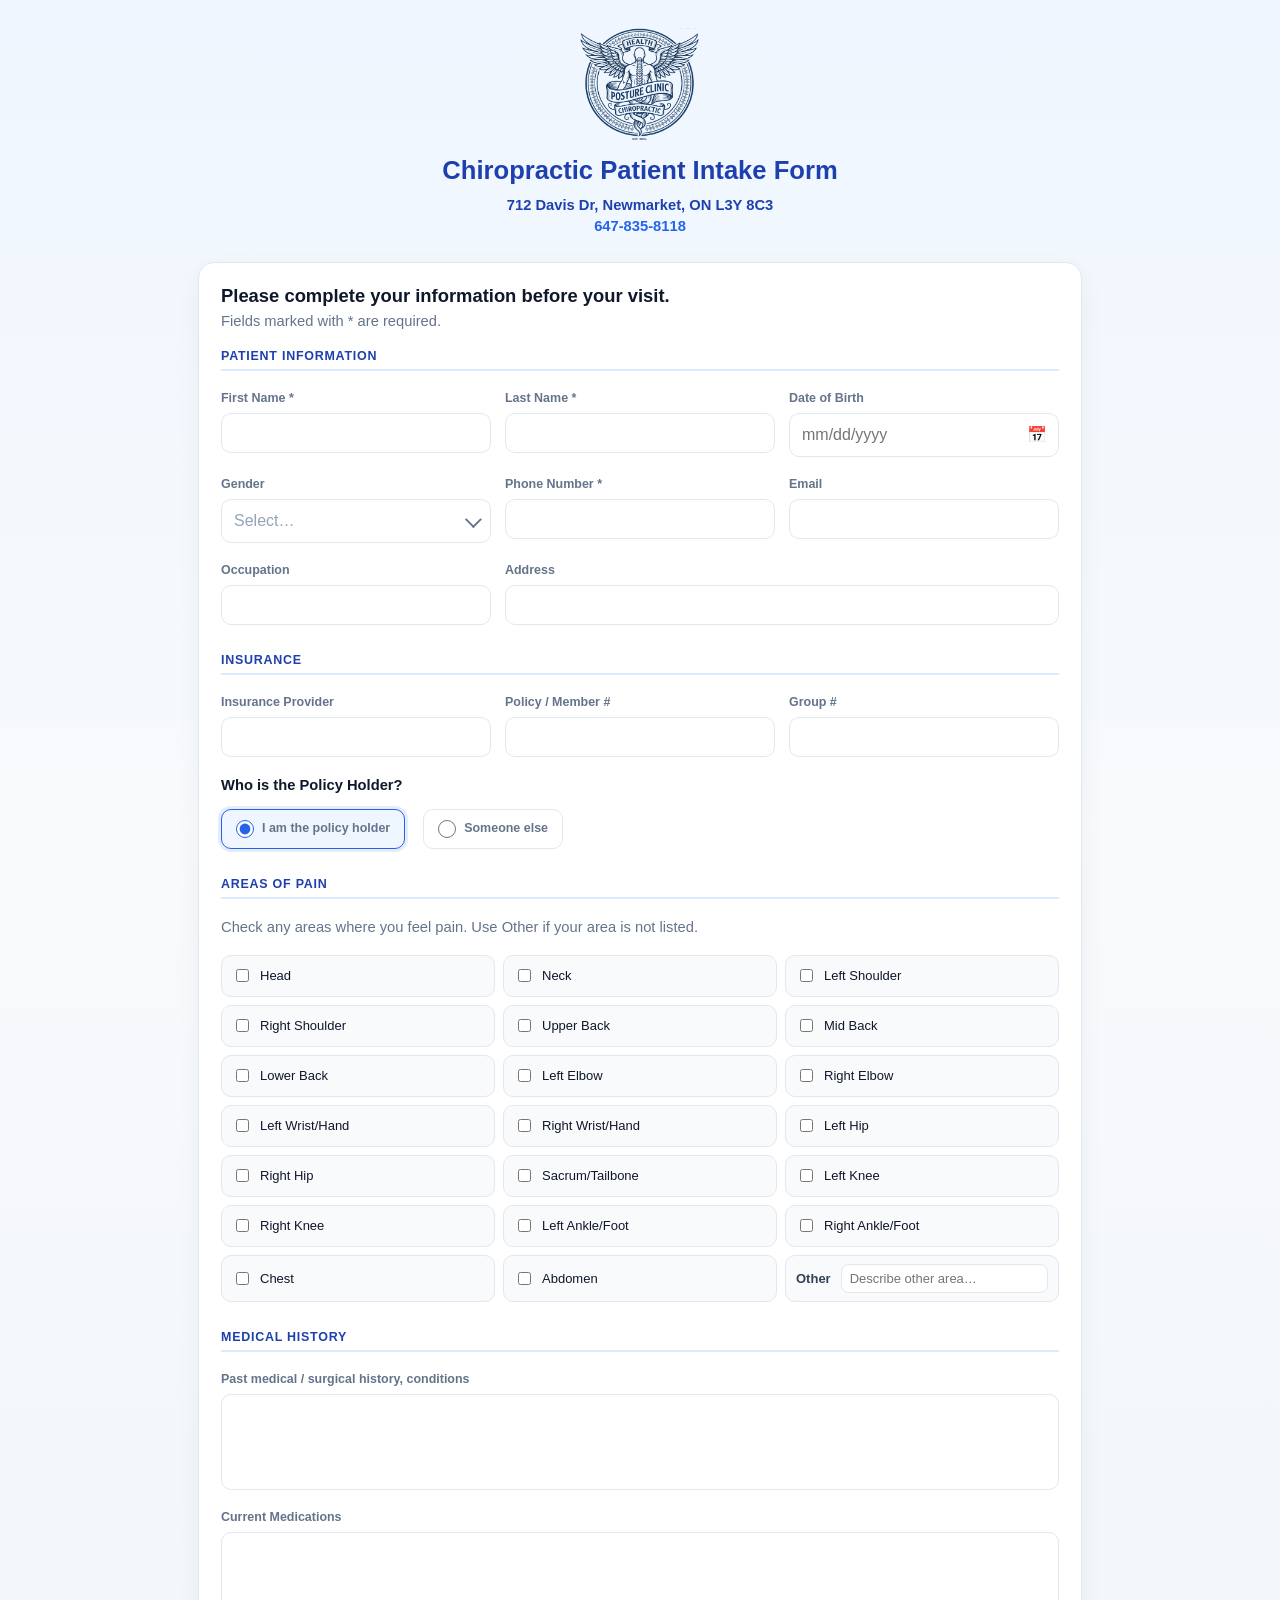
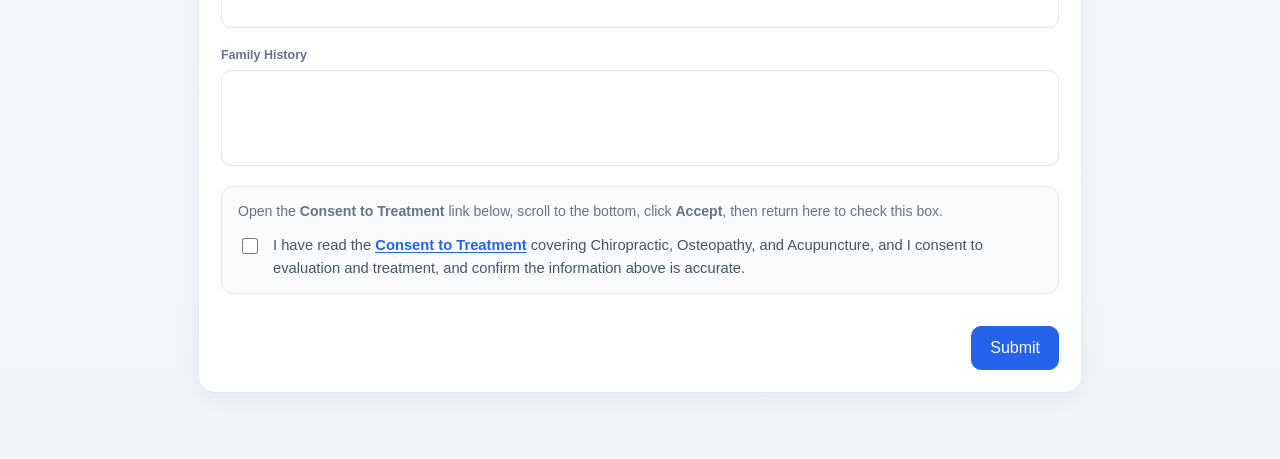
<file: patient-intake.html>
<!DOCTYPE html>
<html lang="en">
<head>
  <meta charset="UTF-8" />
  <meta name="viewport" content="width=device-width, initial-scale=1.0, viewport-fit=cover" />
  <meta name="robots" content="noindex, nofollow" />
  <title>Patient Form | Posture Clinic</title>
  <link rel="icon" type="image/png" sizes="32x32" href="Logo.png" />
  <link rel="icon" type="image/png" sizes="192x192" href="Logo.png" />
  <link rel="icon" type="image/png" sizes="512x512" href="Logo.png" />
  <link rel="apple-touch-icon" href="Logo.png" />
  <link rel="manifest" href="manifest.json" />
  <meta name="theme-color" content="#0b1a33" />
  <meta name="application-name" content="Posture Clinic" />
  <meta name="apple-mobile-web-app-title" content="Posture Clinic" />
  <meta name="apple-mobile-web-app-capable" content="yes" />
  <meta name="mobile-web-app-capable" content="yes" />
  <meta name="msapplication-TileImage" content="Logo.png" />
  <meta name="msapplication-TileColor" content="#0b1a33" />
  <link rel="stylesheet" href="patient-intake.css?v=19" />
  <script>
    if (/[?&]consent=/.test(location.search) || location.hash === "#consents") {
      if ("scrollRestoration" in history) history.scrollRestoration = "manual";
      document.documentElement.classList.add("returning-from-consent");
    }
  </script>
</head>
<body>
  <div class="intake-page">
    <header class="intake-header">
      <img src="Logo.png" alt="Posture Clinic" width="120" height="120" />
      <h1 id="formTitle">New Patient Intake Form</h1>
      <p id="formSubtitle" class="sr-only">Patient intake</p>
      <div class="clinic-contact">
        <div>712 Davis Dr, Newmarket, ON L3Y 8C3</div>
        <div><a href="tel:+16478358118" id="clinicPhoneLink" class="clinic-phone">647-835-8118</a></div>
      </div>
    </header>

    <div id="statusBox" hidden></div>
    <div id="formWrap">
      <form id="patientIntakeForm" autocomplete="on">
        <div class="panel">
          <h2 id="panelIntro">Please complete your information before your visit.</h2>
          <p class="desc">Fields marked with * are required.</p>

          <div class="sec-title">Patient Information</div>
          <div class="grid three keep-three">
            <div class="field">
              <label for="first">First Name *</label>
              <input id="first" name="intake_first" autocomplete="section-patient given-name" required />
            </div>
            <div class="field">
              <label for="last">Last Name *</label>
              <input id="last" name="intake_last" autocomplete="section-patient family-name" required />
            </div>
            <div class="field field-dob">
              <label for="dob">Date of Birth</label>
              <div class="date-entry" data-date-id="dob">
                <input id="dob" name="intake_dob" type="text" class="date-text" inputmode="numeric" placeholder="mm/dd/yyyy" autocomplete="section-patient bday" maxlength="10" />
                <button type="button" class="date-cal-btn" data-date-for="dob" aria-label="Open calendar">&#128197;</button>
                <div class="date-dropdown" id="dob_dropdown" hidden></div>
              </div>
            </div>
          </div>
          <div class="grid three">
            <div class="field">
              <label for="sex">Gender</label>
              <select id="sex" name="intake_sex" data-placeholder="Select…" autocomplete="section-patient sex">
                <option value="" selected disabled hidden></option>
                <option>Man</option>
                <option>Woman</option>
                <option>Non-binary</option>
                <option>Two-Spirit</option>
                <option>Prefer not to say</option>
                <option>Other</option>
              </select>
            </div>
            <div class="field">
              <label for="phone">Phone Number *</label>
              <input id="phone" name="intake_phone" type="tel" inputmode="tel" autocomplete="section-patient tel" required />
            </div>
            <div class="field">
              <label for="email">Email</label>
              <input id="email" name="intake_email" type="email" inputmode="email" autocomplete="section-patient email" />
            </div>
          </div>
          <div class="grid occ-address">
            <div class="field field-occupation">
              <label for="occupation">Occupation</label>
              <input id="occupation" name="intake_occupation" autocomplete="off" />
            </div>
            <div class="field field-address">
              <label for="address">Address</label>
              <input id="address" name="intake_address" autocomplete="section-patient street-address" />
            </div>
          </div>

          <div class="sec-title">Insurance</div>
          <div class="grid three">
            <div class="field">
              <label for="insurance">Insurance Provider</label>
              <input id="insurance" name="intake_insurance" autocomplete="off" />
            </div>
            <div class="field">
              <label for="policy">Policy / Member #</label>
              <input id="policy" name="intake_policy" autocomplete="off" />
            </div>
            <div class="field">
              <label for="group">Group #</label>
              <input id="group" name="intake_group" autocomplete="off" />
            </div>
          </div>
          <div class="grid">
            <div class="field full field-policy-holder" role="group" aria-labelledby="policyHolderLegend">
              <div class="field-label" id="policyHolderLegend">Who is the Policy Holder?</div>
              <div class="radio-row">
                <label class="radio-option">
                  <input type="radio" name="insuranceHolderIsPatient" id="insuranceHolderIsPatientYes" value="yes" checked />
                  <span>I am the policy holder</span>
                </label>
                <label class="radio-option">
                  <input type="radio" name="insuranceHolderIsPatient" id="insuranceHolderIsPatientNo" value="no" />
                  <span>Someone else</span>
                </label>
              </div>
            </div>
          </div>
          <div id="policyHolderFields" class="grid three keep-three" hidden>
            <div class="field">
              <label for="insuranceHolderName">Policy Holder Full Name</label>
              <input id="insuranceHolderName" name="intake_insuranceHolderName" autocomplete="off" />
            </div>
            <div class="field field-dob">
              <label for="insuranceHolderDob">Policy Holder Date of Birth</label>
              <div class="date-entry" data-date-id="insuranceHolderDob">
                <input id="insuranceHolderDob" name="intake_insuranceHolderDob" type="text" class="date-text" inputmode="numeric" placeholder="mm/dd/yyyy" autocomplete="off" maxlength="10" />
                <button type="button" class="date-cal-btn" data-date-for="insuranceHolderDob" aria-label="Open calendar">&#128197;</button>
                <div class="date-dropdown" id="insuranceHolderDob_dropdown" hidden></div>
              </div>
            </div>
            <div class="field">
              <label for="insuranceHolderRel">Relationship to Patient</label>
              <select id="insuranceHolderRel" name="intake_insuranceHolderRel" data-placeholder="Select…">
                <option value="" selected disabled hidden></option>
                <option>Spouse</option>
                <option>Parent</option>
                <option>Partner</option>
                <option>Child</option>
                <option>Guardian</option>
                <option>Other</option>
              </select>
            </div>
          </div>

          <div id="clinicalOnly">
            <div class="sec-title">Areas of Pain</div>
            <p class="desc">Check any areas where you feel pain. Use Other if your area is not listed.</p>
            <div class="pain-grid" id="painRegions"></div>

            <div class="sec-title">Medical History</div>
            <div class="grid">
              <div class="field full">
                <label for="medicalHistory">Past medical / surgical history, conditions</label>
                <textarea id="medicalHistory" name="intake_medicalHistory" class="fixed-area" rows="4"></textarea>
              </div>
              <div class="field full">
                <label for="medications">Current Medications</label>
                <textarea id="medications" name="intake_medications" class="fixed-area" rows="4"></textarea>
              </div>
              <div class="field full">
                <label for="familyHistory">Family History</label>
                <textarea id="familyHistory" name="intake_familyHistory" class="fixed-area" rows="4"></textarea>
              </div>
            </div>
          </div>

          <div id="consents" class="consent-section">
            <div id="primaryConsentBlock" class="consent-panel">
              <p id="primaryConsentHint" class="consent-hint">Open the <b id="consentHintTitle">Consent to Treatment</b> link below, scroll to the bottom, click <b>Accept</b>, then return here to check this box.</p>
              <label class="consent-row" id="primaryConsentRow">
                <input type="checkbox" id="primaryConsent" required />
                <span id="primaryConsentText">I have read the <a class="consent-inline-link" id="primaryConsentLink" href="treatment-consent.html">Consent to Treatment</a> covering Chiropractic, Osteopathy, and Acupuncture, and I consent to evaluation and treatment, and confirm the information above is accurate.</span>
              </label>
            </div>
          </div>

          <input class="hp-field" type="text" id="company" name="company" tabindex="-1" autocomplete="off" />

          <div class="actions">
            <button class="btn primary" type="submit" id="submitBtn">Submit</button>
          </div>
        </div>
      </form>
    </div>

    <div id="successWrap" hidden>
      <div class="panel success-panel">
        <h2>Thank you</h2>
        <p>Your information has been sent to the clinic.</p>
        <p class="desc">You may close this page.</p>
      </div>
    </div>
  </div>

  <script src="api-config.js?v=2"></script>
  <script src="clinic-sync.js?v=8"></script>
  <script src="patient-intake.js?v=22"></script>
</body>
</html>
</file>
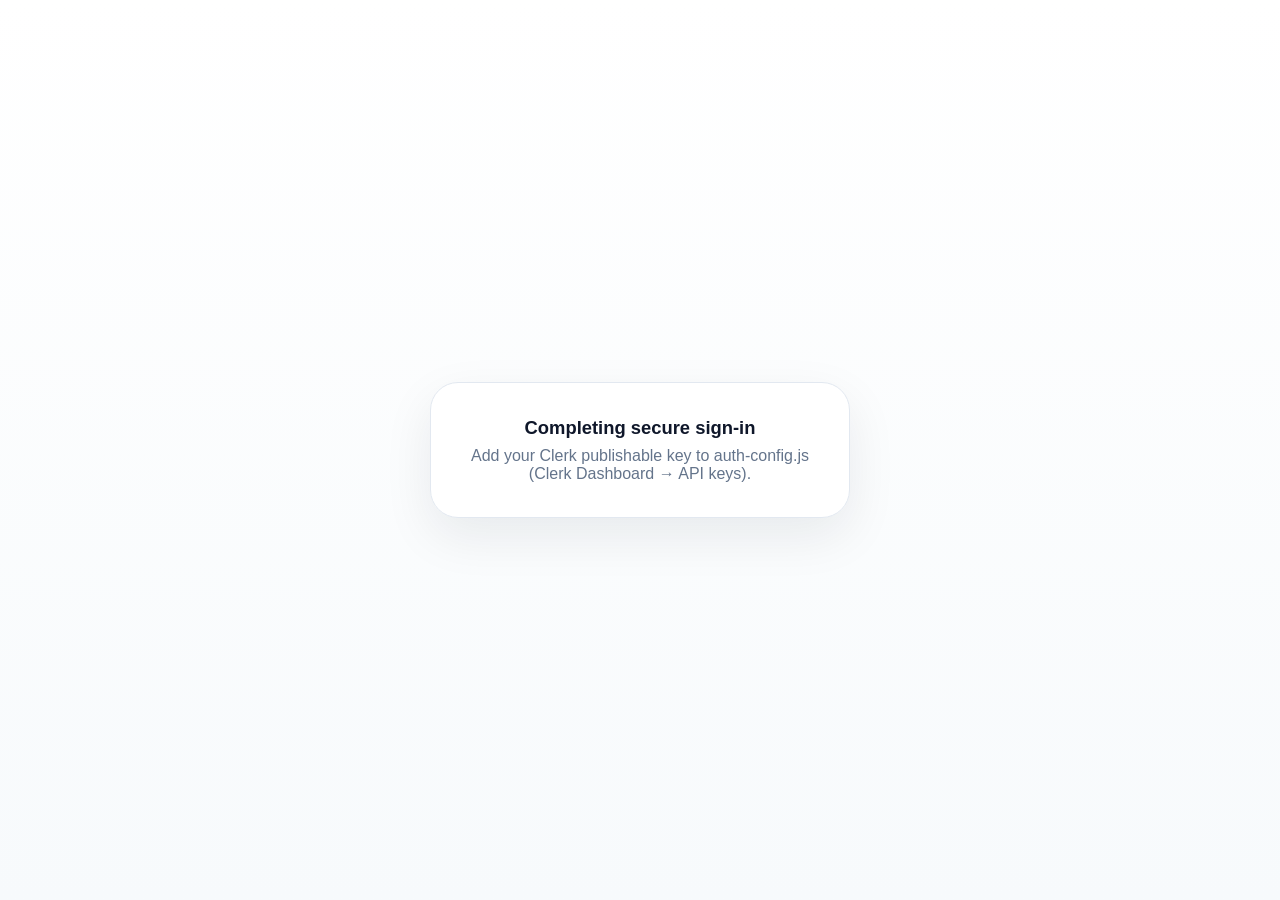
<file: sso-callback.html>
<!DOCTYPE html>
<html lang="en">
<head>
  <meta charset="UTF-8" />
  <meta name="viewport" content="width=device-width, initial-scale=1.0" />
  <meta name="robots" content="noindex, nofollow" />
  <title>Completing sign in | Posture Clinic Portal</title>
  <link rel="stylesheet" href="portal-theme.css?v=1" />
</head>
<body class="center-page">
  <main class="callback-card">
    <strong>Completing secure sign-in</strong>
    <p id="callbackCopy">Please wait while your clinic portal session is created.</p>
  </main>
  <script src="auth-config.js?v=3"></script>
  <script src="auth.js?v=3"></script>
  <script>
    PosturePortalAuth.completeOAuthReturn().catch(function (error) {
      document.getElementById("callbackCopy").textContent = error.message || "Sign-in could not be completed.";
      setTimeout(function () {
        location.replace(PosturePortalAuth.getConfig().loginPage || "login.html");
      }, 2600);
    });
  </script>
</body>
</html>
</file>
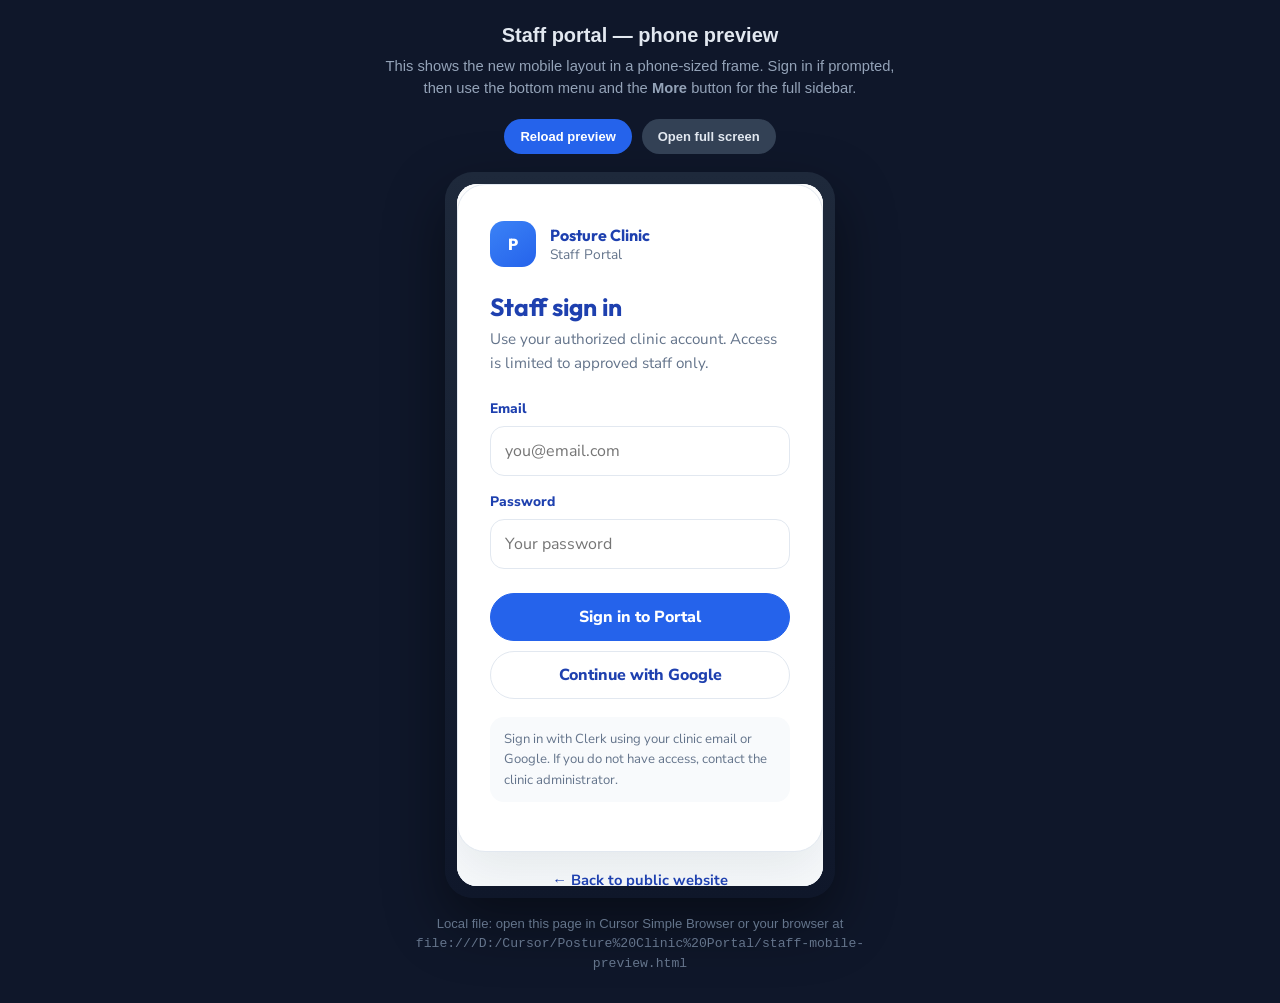
<file: staff-mobile-preview.html>
<!DOCTYPE html>
<html lang="en">
<head>
  <meta charset="UTF-8" />
  <meta name="viewport" content="width=device-width, initial-scale=1.0" />
  <title>Staff Portal Mobile Preview | Posture Clinic</title>
  <style>
    * { box-sizing: border-box; }
    body {
      margin: 0;
      font-family: "Segoe UI", Roboto, Arial, sans-serif;
      background: #0f172a;
      color: #e2e8f0;
      min-height: 100vh;
      padding: 24px 16px 32px;
    }
    h1 {
      margin: 0 0 8px;
      font-size: 1.25rem;
      text-align: center;
    }
    .desc {
      margin: 0 0 20px;
      text-align: center;
      color: #94a3b8;
      font-size: 0.92rem;
      line-height: 1.5;
      max-width: 520px;
      margin-left: auto;
      margin-right: auto;
    }
    .toolbar {
      display: flex;
      flex-wrap: wrap;
      justify-content: center;
      gap: 10px;
      margin-bottom: 18px;
    }
    .toolbar button,
    .toolbar a {
      border: 0;
      border-radius: 999px;
      padding: 10px 16px;
      font-size: 13px;
      font-weight: 600;
      text-decoration: none;
      cursor: pointer;
      background: #2563eb;
      color: #fff;
    }
    .toolbar button.secondary,
    .toolbar a.secondary {
      background: #334155;
      color: #e2e8f0;
    }
    .phone-shell {
      width: min(100%, 390px);
      margin: 0 auto;
      border-radius: 28px;
      padding: 12px;
      background: linear-gradient(180deg, #1e293b, #0f172a);
      box-shadow: 0 24px 60px rgba(0, 0, 0, 0.45);
    }
    .phone-screen {
      border-radius: 20px;
      overflow: hidden;
      background: #e4ebf5;
      height: min(78vh, 844px);
    }
    .phone-screen iframe {
      border: 0;
      width: 100%;
      height: 100%;
      display: block;
      background: #e4ebf5;
    }
    .note {
      margin: 16px auto 0;
      max-width: 520px;
      text-align: center;
      font-size: 0.82rem;
      color: #64748b;
      line-height: 1.45;
    }
  </style>
</head>
<body>
  <h1>Staff portal — phone preview</h1>
  <p class="desc">This shows the new mobile layout in a phone-sized frame. Sign in if prompted, then use the bottom menu and the <b>More</b> button for the full sidebar.</p>
  <div class="toolbar">
    <button type="button" id="reloadBtn">Reload preview</button>
    <a class="secondary" href="app.html?mobilePreview=1" target="_blank" rel="noopener">Open full screen</a>
  </div>
  <div class="phone-shell">
    <div class="phone-screen">
      <iframe id="previewFrame" title="Staff portal mobile preview" src="app.html?mobilePreview=1"></iframe>
    </div>
  </div>
  <p class="note">Local file: open this page in Cursor Simple Browser or your browser at<br><code>file:///D:/Cursor/Posture%20Clinic%20Portal/staff-mobile-preview.html</code></p>
  <script>
    document.getElementById("reloadBtn").addEventListener("click", function () {
      var frame = document.getElementById("previewFrame");
      frame.src = "app.html?mobilePreview=1";
    });
  </script>
</body>
</html>
</file>
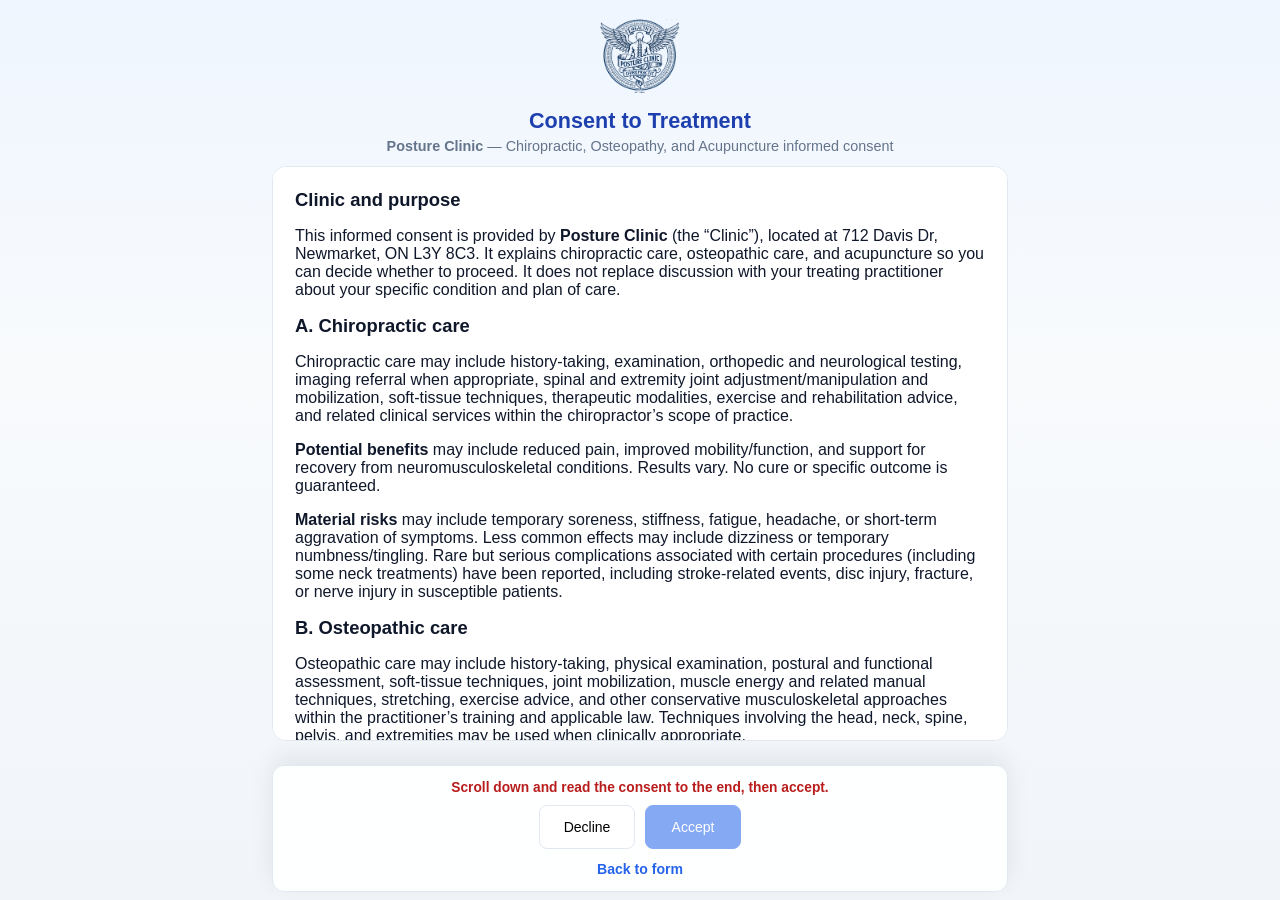
<file: treatment-consent.html>
<!DOCTYPE html>
<html lang="en">
<head>
  <meta charset="UTF-8" />
  <meta name="viewport" content="width=device-width, initial-scale=1.0, viewport-fit=cover" />
  <meta name="robots" content="noindex, nofollow" />
  <title>Consent to Treatment | Posture Clinic</title>
  <link rel="icon" type="image/png" sizes="32x32" href="Logo.png" />
  <link rel="icon" type="image/png" sizes="192x192" href="Logo.png" />
  <link rel="icon" type="image/png" sizes="512x512" href="Logo.png" />
  <link rel="apple-touch-icon" href="Logo.png" />
  <link rel="manifest" href="manifest.json" />
  <meta name="theme-color" content="#0b1a33" />
  <meta name="application-name" content="Posture Clinic" />
  <meta name="apple-mobile-web-app-title" content="Posture Clinic" />
  <meta name="apple-mobile-web-app-capable" content="yes" />
  <meta name="mobile-web-app-capable" content="yes" />
  <meta name="msapplication-TileImage" content="Logo.png" />
  <meta name="msapplication-TileColor" content="#0b1a33" />
  <link rel="stylesheet" href="patient-intake.css?v=19" />
</head>
<body class="consent-page" data-consent-doc="treatment">
  <div class="consent-shell">
    <header class="consent-top">
      <img src="Logo.png" alt="Posture Clinic" width="80" height="80" />
      <h1>Consent to Treatment</h1>
      <p class="desc"><b>Posture Clinic</b> — Chiropractic, Osteopathy, and Acupuncture informed consent</p>
    </header>

    <div class="consent-scroll-panel" id="consentScrollPanel">
      <div class="consent-scroll-inner panel">
        <h2>Clinic and purpose</h2>
        <p>This informed consent is provided by <b>Posture Clinic</b> (the “Clinic”), located at 712 Davis Dr, Newmarket, ON L3Y 8C3. It explains chiropractic care, osteopathic care, and acupuncture so you can decide whether to proceed. It does not replace discussion with your treating practitioner about your specific condition and plan of care.</p>

        <h2>A. Chiropractic care</h2>
        <p>Chiropractic care may include history-taking, examination, orthopedic and neurological testing, imaging referral when appropriate, spinal and extremity joint adjustment/manipulation and mobilization, soft-tissue techniques, therapeutic modalities, exercise and rehabilitation advice, and related clinical services within the chiropractor’s scope of practice.</p>
        <p><b>Potential benefits</b> may include reduced pain, improved mobility/function, and support for recovery from neuromusculoskeletal conditions. Results vary. No cure or specific outcome is guaranteed.</p>
        <p><b>Material risks</b> may include temporary soreness, stiffness, fatigue, headache, or short-term aggravation of symptoms. Less common effects may include dizziness or temporary numbness/tingling. Rare but serious complications associated with certain procedures (including some neck treatments) have been reported, including stroke-related events, disc injury, fracture, or nerve injury in susceptible patients.</p>

        <h2>B. Osteopathic care</h2>
        <p>Osteopathic care may include history-taking, physical examination, postural and functional assessment, soft-tissue techniques, joint mobilization, muscle energy and related manual techniques, stretching, exercise advice, and other conservative musculoskeletal approaches within the practitioner’s training and applicable law. Techniques involving the head, neck, spine, pelvis, and extremities may be used when clinically appropriate.</p>
        <p><b>Potential benefits</b> may include reduced pain or tension, improved mobility/function, and support for recovery from musculoskeletal complaints. Results vary. No cure or specific outcome is guaranteed.</p>
        <p><b>Material risks</b> may include soreness, stiffness, fatigue, mild headache, or short-term aggravation of symptoms. Less common effects may include dizziness, bruising, or temporary numbness/tingling. Rare complications of manual therapy can include injury to soft tissue, joints, discs, nerves, or vessels, or fracture in susceptible patients. Tell your practitioner about osteoporosis, anticoagulant use, recent surgery, pregnancy, cancer history, infection, unexplained weight loss, night pain, trauma, or neurological symptoms.</p>

        <h2>C. Acupuncture and related procedures</h2>
        <p>If acupuncture is recommended as part of your care at Posture Clinic, treatment may include sterile disposable needling, electroacupuncture, moxibustion, cupping, heat lamp, Tui-Na / soft-tissue techniques, and related adjunctive procedures as clinically indicated and permitted.</p>
        <p><b>Material risks</b> include bruising, bleeding, local pain/numbness/tingling, dizziness or fainting, temporary symptom aggravation, burns/scarring from heat or cupping, infection, nerve injury, and rare organ puncture including lung puncture (pneumothorax). Results are not guaranteed. Acupuncture is not a substitute for medical care when medically indicated. Tell staff if you are pregnant, nursing, take anticoagulants, have a bleeding disorder, pacemaker/implanted device, metal allergy, or other relevant conditions.</p>

        <h2>Alternatives and declining care</h2>
        <p>Alternatives may include no treatment, rest, self-care, exercise, medication prescribed by a physician, physiotherapy, massage therapy, injection therapies, surgery, or referral to another provider. You may seek a second opinion. If you decline recommended assessment or treatment, your condition may stay the same, worsen, or improve on its own.</p>

        <h2>Your responsibilities, privacy, and withdrawal</h2>
        <p>You agree to provide complete and accurate health information and to update the Clinic if your health changes. Your personal health information will be collected, used, and disclosed as needed for your care, clinic operations, billing/insurance where authorized, and as required or permitted by law. You may ask questions at any time. You may refuse any procedure or withdraw consent at any time. Additional consent may be required for specific procedures, including sensitive-area treatment where applicable.</p>

        <div class="notice">
          <strong>Important:</strong> This form does not create a guarantee of results, does not waive the Clinic’s professional obligations, and does not replace emergency medical care. If you have sudden severe symptoms (for example chest pain, sudden neurological change, or trauma), seek emergency medical attention. Contact: 647-835-8118.
        </div>

        <h2>Patient acknowledgment</h2>
        <p>By accepting below and checking the consent box on the intake form, I confirm that I have read (or had read to me) this Consent to Treatment for <b>Posture Clinic</b>, including chiropractic care, osteopathic care, and acupuncture if recommended, understand the nature of care, material risks, alternatives, and my right to ask questions and withdraw consent, and I consent to evaluation and treatment by Posture Clinic, subject to further discussion with my practitioner(s). I confirm the information I provide on the intake form is accurate to the best of my knowledge.</p>

        <div class="sources">
          <p>References / guidance sources:</p>
          <ul>
            <li><a href="https://www.ccpaonline.ca/en-US/" target="_blank" rel="noopener">Canadian Chiropractic Protective Association (CCPA)</a></li>
            <li><a href="https://chiropractic.ca/" target="_blank" rel="noopener">Canadian Chiropractic Association (CCA)</a></li>
            <li>CTCMPAO / standard acupuncture informed-consent principles</li>
          </ul>
        </div>

        <div id="consentScrollEnd" class="consent-scroll-end" aria-hidden="true"></div>
      </div>

      <div id="consentStatus" class="consent-status warn" hidden>
        Please scroll to the bottom of this document before accepting.
      </div>
    </div>

    <footer class="consent-action-bar consent-footer">
      <p id="consentActionHint" class="hint consent-scroll-warn">Scroll down and read the consent to the end, then accept the consent.</p>
      <div class="consent-action-buttons">
        <button type="button" class="btn btn-sm" id="declineBtn">Decline</button>
        <button type="button" class="btn btn-sm primary" id="acceptBtn" disabled>Accept</button>
      </div>
      <a id="backToForm" class="consent-back-link" href="patient-intake.html">Back to form</a>
    </footer>
  </div>
  <script src="consent-page.js?v=3"></script>
</body>
</html>
</file>
<file: patient-intake.css>
:root {
  --brand: #2563eb;
  --brand-dark: #1e40af;
  --brand-soft: #dbeafe;
  --muted: #64748b;
  --line: #e2e8f0;
  --ok: #16a34a;
  --form-label-gap: 8px;      /* label → its own input */
  --form-row-gap: 20px;       /* bottom of a box → next label (same or next row/block) */
  --form-section-gap: 28px;   /* bottom of boxes → next section title */
}

* { box-sizing: border-box; }

html {
  -webkit-text-size-adjust: 100%;
  scroll-behavior: smooth;
}

body {
  margin: 0;
  overflow-x: hidden;
  font-family: "Segoe UI", Roboto, Arial, sans-serif;
  color: #0f172a;
  background: linear-gradient(180deg, #eff6ff 0%, #f8fafc 40%, #f1f5f9 100%);
}

/* Scrollbars: hidden until scrolling, then fade away */
html,
.consent-scroll-panel,
.custom-select-menu,
.date-dd-years,
.field textarea.fixed-area {
  scrollbar-width: thin;
  scrollbar-color: transparent transparent;
}
html.show-scrollbar,
.consent-scroll-panel.show-scrollbar,
.custom-select-menu.show-scrollbar,
.date-dd-years.show-scrollbar,
.field textarea.fixed-area.show-scrollbar {
  scrollbar-color: rgba(37, 99, 235, 0.55) transparent;
}
html::-webkit-scrollbar,
.consent-scroll-panel::-webkit-scrollbar,
.custom-select-menu::-webkit-scrollbar,
.date-dd-years::-webkit-scrollbar,
.field textarea.fixed-area::-webkit-scrollbar {
  width: 8px;
  height: 8px;
}
html::-webkit-scrollbar-track,
.consent-scroll-panel::-webkit-scrollbar-track,
.custom-select-menu::-webkit-scrollbar-track,
.date-dd-years::-webkit-scrollbar-track,
.field textarea.fixed-area::-webkit-scrollbar-track {
  background: transparent;
}
html::-webkit-scrollbar-thumb,
.consent-scroll-panel::-webkit-scrollbar-thumb,
.custom-select-menu::-webkit-scrollbar-thumb,
.date-dd-years::-webkit-scrollbar-thumb,
.field textarea.fixed-area::-webkit-scrollbar-thumb {
  background: transparent;
  border-radius: 999px;
  border: 2px solid transparent;
  background-clip: padding-box;
}
html.show-scrollbar::-webkit-scrollbar-thumb,
.consent-scroll-panel.show-scrollbar::-webkit-scrollbar-thumb,
.custom-select-menu.show-scrollbar::-webkit-scrollbar-thumb,
.date-dd-years.show-scrollbar::-webkit-scrollbar-thumb,
.field textarea.fixed-area.show-scrollbar::-webkit-scrollbar-thumb {
  background: rgba(37, 99, 235, 0.55);
  background-clip: padding-box;
}
html::-webkit-scrollbar-button,
.consent-scroll-panel::-webkit-scrollbar-button,
.custom-select-menu::-webkit-scrollbar-button,
.date-dd-years::-webkit-scrollbar-button,
.field textarea.fixed-area::-webkit-scrollbar-button {
  display: none;
  width: 0;
  height: 0;
}

.intake-page {
  max-width: 920px;
  margin: 0 auto;
  padding: 24px 18px 48px;
  padding-left: max(18px, env(safe-area-inset-left));
  padding-right: max(18px, env(safe-area-inset-right));
  padding-bottom: max(48px, env(safe-area-inset-bottom));
  width: 100%;
}

.intake-header {
  text-align: center;
  margin-bottom: 24px;
}

.intake-header img {
  width: 120px;
  height: 120px;
  object-fit: contain;
}

.intake-header h1 {
  margin: 8px 0 4px;
  font-size: 1.6rem;
  color: var(--brand-dark);
}

.intake-header p {
  margin: 0;
  color: var(--muted);
  font-size: 0.95rem;
}

.clinic-contact {
  margin-top: 10px;
  font-size: 0.92rem;
  color: var(--brand-dark);
  line-height: 1.45;
  font-weight: 600;
}

.clinic-phone {
  color: var(--brand);
  text-decoration: none;
  cursor: pointer;
}

.clinic-phone:hover {
  text-decoration: none;
}

@media (hover: hover) and (pointer: fine) {
  .clinic-phone {
    cursor: copy;
  }
}

.sr-only {
  position: absolute;
  width: 1px;
  height: 1px;
  padding: 0;
  margin: -1px;
  overflow: hidden;
  clip: rect(0, 0, 0, 0);
  white-space: nowrap;
  border: 0;
}

html.returning-from-consent {
  scroll-behavior: auto !important;
}

.date-entry {
  position: relative;
  display: flex;
  align-items: stretch;
  min-height: 44px;
  z-index: 1;
}

.date-entry:focus-within {
  z-index: 40;
}

.date-entry .date-text {
  padding-right: 44px !important;
  cursor: text;
}

.date-entry .date-cal-btn {
  position: absolute;
  right: 4px;
  top: 4px;
  width: 36px;
  height: 36px;
  border: none;
  background: transparent;
  cursor: pointer;
  font-size: 16px;
  line-height: 1;
  border-radius: 8px;
  z-index: 2;
}

.date-entry .date-cal-btn:hover {
  background: #f1f5f9;
}

.date-dropdown {
  position: absolute;
  left: 0;
  top: calc(100% + 6px);
  width: min(300px, 92vw);
  background: #fff;
  border: 1px solid var(--line);
  border-radius: 12px;
  box-shadow: 0 12px 28px rgba(15, 23, 42, 0.14);
  padding: 10px;
  z-index: 50;
}

.date-dd-toolbar {
  display: flex;
  align-items: center;
  justify-content: space-between;
  gap: 6px;
  margin-bottom: 8px;
}

.date-dd-title,
.date-dd-nav,
.date-dd-day,
.date-dd-month,
.date-dd-year,
.date-dd-foot button {
  border: 1px solid transparent;
  background: #fff;
  border-radius: 8px;
  font: inherit;
  cursor: pointer;
  color: var(--text, #0f172a);
}

.date-dd-title {
  flex: 1;
  font-weight: 700;
  font-size: 14px;
  padding: 6px 8px;
  color: var(--brand-dark);
}

.date-dd-nav {
  width: 34px;
  height: 34px;
  font-size: 18px;
}

.date-dd-weekdays {
  display: grid;
  grid-template-columns: repeat(7, 1fr);
  gap: 2px;
  margin-bottom: 4px;
  font-size: 11px;
  color: var(--muted);
  text-align: center;
  font-weight: 600;
}

.date-dd-days {
  display: grid;
  grid-template-columns: repeat(7, 1fr);
  gap: 2px;
}

.date-dd-day {
  height: 34px;
  font-size: 13px;
}

.date-dd-day.is-on,
.date-dd-month.is-on,
.date-dd-year.is-on {
  background: var(--brand);
  color: #fff;
  border-color: var(--brand);
}

.date-dd-day:hover,
.date-dd-month:hover,
.date-dd-year:hover,
.date-dd-title:hover,
.date-dd-nav:hover,
.date-dd-foot button:hover {
  background: var(--brand-soft);
}

.date-dd-empty { height: 34px; }

.date-dd-months {
  display: grid;
  grid-template-columns: repeat(4, 1fr);
  gap: 6px;
}

.date-dd-month {
  padding: 10px 4px;
  font-size: 13px;
  font-weight: 600;
}

.date-dd-years {
  max-height: 240px;
  overflow: auto;
  display: flex;
  flex-direction: column;
  gap: 2px;
}

.date-dd-year {
  text-align: left;
  padding: 8px 10px;
  font-size: 14px;
}

.date-dd-foot {
  display: flex;
  justify-content: space-between;
  margin-top: 8px;
  padding-top: 6px;
  border-top: 1px solid var(--line);
}

.date-dd-foot button {
  color: var(--brand);
  font-weight: 700;
  font-size: 13px;
  padding: 6px 8px;
}

.field-policy-holder .field-label {
  display: block;
  font-weight: 600;
  color: var(--ink);
  margin-bottom: 8px;
  font-size: 0.92rem;
}

.radio-row {
  display: flex;
  flex-wrap: wrap;
  gap: 10px 18px;
  align-items: center;
}

.radio-option {
  display: inline-flex;
  align-items: center;
  gap: 8px;
  margin: 0;
  padding: 10px 14px;
  border: 1px solid var(--line);
  border-radius: 10px;
  background: #fff;
  color: #0f172a;
  font-size: 15px;
  font-weight: 500;
  cursor: pointer;
  user-select: none;
  transition: border-color 0.15s ease, background 0.15s ease, box-shadow 0.15s ease;
}

.radio-option:hover {
  border-color: #93c5fd;
  background: #f8fbff;
}

.radio-option:has(input:checked) {
  border-color: #2563eb;
  background: #eff6ff;
  box-shadow: 0 0 0 3px rgba(37, 99, 235, 0.12);
}

.radio-option input[type="radio"] {
  width: 18px;
  height: 18px;
  margin: 0;
  accent-color: var(--brand, #2563eb);
  cursor: pointer;
  flex-shrink: 0;
}

.radio-option span {
  line-height: 1.25;
}

.panel {
  background: #fff;
  border: 1px solid var(--line);
  border-radius: 16px;
  padding: 22px;
  margin-bottom: 18px;
  box-shadow: 0 8px 24px rgba(15, 23, 42, 0.05);
  overflow: visible;
}

.panel h2 {
  margin: 0 0 6px;
  font-size: 1.15rem;
}

.panel .desc {
  margin: 0 0 var(--form-row-gap);
  color: var(--muted);
  font-size: 0.92rem;
}

.sec-title {
  font-size: 0.78rem;
  font-weight: 700;
  text-transform: uppercase;
  letter-spacing: 0.06em;
  color: var(--brand-dark);
  margin: var(--form-section-gap) 0 var(--form-row-gap);
  padding-bottom: 6px;
  border-bottom: 2px solid var(--brand-soft);
}

.sec-title:first-child,
.panel > .sec-title:first-of-type { margin-top: 0; }

.grid {
  display: grid;
  grid-template-columns: repeat(2, minmax(0, 1fr));
  column-gap: 14px;
  row-gap: var(--form-row-gap);
}

.grid.three {
  grid-template-columns: repeat(3, minmax(0, 1fr));
}

.grid.occ-address {
  grid-template-columns: repeat(3, minmax(0, 1fr));
}

.grid.occ-address .field-address {
  grid-column: 2 / -1;
}

.grid.keep-three {
  grid-template-columns: repeat(3, minmax(0, 1fr));
}

.field {
  display: flex;
  flex-direction: column;
  gap: var(--form-label-gap);
  min-width: 0;
}

/* Same vertical rhythm between separate blocks as between rows inside a grid */
.panel > .grid + .grid,
.panel > .grid + [id],
.panel > [id] + .grid,
.panel > [id] + [id],
#clinicalOnly > .grid + .grid,
#clinicalOnly > .desc + .grid,
#clinicalOnly > .pain-grid,
.panel > .grid + #clinicalOnly,
.panel > [id] + #clinicalOnly {
  margin-top: var(--form-row-gap);
}

.panel > .grid + .sec-title,
.panel > [id] + .sec-title,
.panel > .grid + #clinicalOnly > .sec-title:first-child,
.panel > [id] + #clinicalOnly > .sec-title:first-child,
#clinicalOnly > .grid + .sec-title,
#clinicalOnly > .pain-grid + .sec-title,
#clinicalOnly > .desc + .sec-title {
  margin-top: var(--form-section-gap);
}

#clinicalOnly > .sec-title:first-child {
  margin-top: var(--form-section-gap);
}

#clinicalOnly > .sec-title + .desc {
  margin-top: 0;
  margin-bottom: var(--form-label-gap);
}

#clinicalOnly > .sec-title + .grid {
  margin-top: 0;
}

.field.full { grid-column: 1 / -1; }

.field label {
  font-size: 0.78rem;
  color: var(--muted);
  font-weight: 600;
}

.field input,
.field select,
.field textarea {
  padding: 10px 12px;
  border: 1px solid var(--line);
  border-radius: 10px;
  width: 100%;
  max-width: 100%;
  min-width: 0;
  font-size: 16px;
  background: #fff;
}

.field textarea.fixed-area {
  resize: none;
  min-height: 96px;
  max-height: 96px;
  height: 96px;
  overflow-y: auto;
}

.field input[type="date"] {
  display: block;
  min-height: 44px;
  -webkit-appearance: none;
  appearance: none;
}

.field input[type="email"],
.field input[type="tel"] {
  -webkit-appearance: none;
  appearance: none;
}

.custom-select {
  position: relative;
  width: 100%;
  min-width: 0;
}

.custom-select .native-select {
  position: absolute;
  inset: 0;
  width: 100%;
  height: 100%;
  opacity: 0;
  pointer-events: none;
  z-index: 0;
}

.custom-select-trigger {
  position: relative;
  z-index: 1;
  display: flex;
  align-items: center;
  justify-content: space-between;
  gap: 10px;
  width: 100%;
  min-height: 44px;
  padding: 10px 12px;
  border: 1px solid var(--line);
  border-radius: 10px;
  background: #fff;
  color: #0f172a;
  font-size: 16px;
  font-family: inherit;
  text-align: left;
  cursor: pointer;
}

.custom-select-trigger.is-placeholder {
  color: #94a3b8;
}

.custom-select-trigger::after {
  content: "";
  width: 10px;
  height: 10px;
  border-right: 2px solid #64748b;
  border-bottom: 2px solid #64748b;
  transform: rotate(45deg) translateY(-2px);
  flex-shrink: 0;
}

.custom-select-trigger[aria-expanded="true"] {
  border-color: var(--brand);
  outline: 2px solid var(--brand-soft);
}

.custom-select-menu {
  position: absolute;
  top: calc(100% + 6px);
  left: 0;
  right: 0;
  z-index: 30;
  max-height: 220px;
  overflow-y: auto;
  -webkit-overflow-scrolling: touch;
  border: 1px solid var(--line);
  border-radius: 10px;
  background: #fff;
  box-shadow: 0 12px 28px rgba(15, 23, 42, 0.12);
  overscroll-behavior: contain;
  touch-action: pan-y;
}

.custom-select-menu.is-fixed {
  position: fixed;
  right: auto;
  z-index: 1000;
}

.custom-select-menu.open-up {
  top: auto;
  bottom: calc(100% + 6px);
}

.custom-select-option {
  display: block;
  width: 100%;
  padding: 11px 12px;
  border: 0;
  border-bottom: 1px solid #f1f5f9;
  background: #fff;
  color: #0f172a;
  font-size: 16px;
  font-family: inherit;
  text-align: left;
  cursor: pointer;
}

.custom-select-option:last-child {
  border-bottom: 0;
}

.custom-select-option:hover,
.custom-select-option:focus {
  background: #eff6ff;
  outline: none;
}

.custom-select-option.is-selected {
  background: var(--brand-soft);
  color: var(--brand-dark);
  font-weight: 600;
}

.field textarea {
  min-height: 80px;
  resize: vertical;
}

.field textarea.fixed-area {
  resize: none !important;
  min-height: 96px !important;
  max-height: 96px !important;
  height: 96px !important;
  overflow-y: auto;
}

.field input:focus,
.field select:focus,
.field textarea:focus {
  outline: 2px solid var(--brand-soft);
  border-color: var(--brand);
}

.scale {
  display: flex;
  flex-wrap: wrap;
  gap: 6px;
}

.scale button {
  width: 34px;
  height: 34px;
  border: 1px solid var(--line);
  border-radius: 8px;
  background: #fff;
  font-weight: 700;
}

.scale button.on {
  background: var(--brand);
  border-color: var(--brand);
  color: #fff;
}

.pain-grid {
  display: grid;
  grid-template-columns: repeat(auto-fill, minmax(220px, 1fr));
  gap: 8px;
}

.pain-item {
  display: flex;
  align-items: center;
  gap: 8px;
  padding: 8px 10px;
  border: 1px solid var(--line);
  border-radius: 10px;
  background: #f8fafc;
  font-size: 13px;
  min-height: 42px;
  box-sizing: border-box;
}

.pain-item.on {
  border-color: #93c5fd;
  background: #eff6ff;
}

.pain-item-other {
  gap: 10px;
}

.pain-item-other > span {
  flex: 0 0 auto;
  font-weight: 600;
  color: #334155;
}

.pain-item-other input[type="text"] {
  flex: 1 1 auto;
  min-width: 0;
  width: 100%;
  margin: 0;
  padding: 6px 8px;
  border: 1px solid var(--line);
  border-radius: 8px;
  background: #fff;
  font: inherit;
  font-size: 13px;
  color: var(--text);
  box-sizing: border-box;
}

.pain-item-other input[type="text"]:focus {
  outline: 2px solid rgba(37, 99, 235, 0.25);
  border-color: var(--brand);
}

.pain-item-other.on input[type="text"] {
  border-color: #93c5fd;
  background: #fff;
}

.consent-panel {
  margin-top: 20px;
  padding: 14px 16px;
  border: 1px solid var(--line);
  border-radius: 12px;
  background: #fafbfc;
}

.consent-row {
  display: flex;
  gap: 12px;
  align-items: flex-start;
  font-size: 0.92rem;
  line-height: 1.55;
  color: #475569;
  cursor: pointer;
  margin: 0;
}

.consent-row input[type="checkbox"] {
  margin-top: 4px;
  width: 16px;
  height: 16px;
  flex-shrink: 0;
  accent-color: var(--brand);
  cursor: pointer;
}

.consent-row span {
  flex: 1;
  min-width: 0;
  overflow-wrap: anywhere;
}

.consent-doc {
  max-width: 760px;
  margin: 0 auto;
  padding: 24px 18px 120px;
  padding-left: max(18px, env(safe-area-inset-left));
  padding-right: max(18px, env(safe-area-inset-right));
  padding-bottom: max(120px, calc(80px + env(safe-area-inset-bottom)));
  width: 100%;
}

body.consent-page {
  overflow: hidden;
  height: 100vh;
  height: 100dvh;
}

.consent-shell {
  display: flex;
  flex-direction: column;
  height: 100vh;
  height: 100dvh;
  max-width: 760px;
  margin: 0 auto;
  width: 100%;
  padding-left: max(12px, env(safe-area-inset-left));
  padding-right: max(12px, env(safe-area-inset-right));
}

.consent-top {
  flex-shrink: 0;
  text-align: center;
  padding: 16px 8px 12px;
}

.consent-top img {
  width: 80px;
  height: 80px;
  object-fit: contain;
}

.consent-top h1 {
  margin: 8px 0 4px;
  font-size: 1.35rem;
  color: var(--brand-dark);
}

.consent-top .desc {
  margin: 0;
  color: var(--muted);
  font-size: 0.9rem;
}

.consent-scroll-panel {
  flex: 1;
  min-height: 0;
  overflow-y: auto;
  -webkit-overflow-scrolling: touch;
  border: 1px solid var(--line);
  border-radius: 14px;
  background: #fff;
  box-shadow: inset 0 1px 0 rgba(255, 255, 255, 0.6);
}

.consent-scroll-inner {
  margin: 0;
  border: 0;
  border-radius: 0;
  box-shadow: none;
}

.consent-scroll-inner h2:first-child {
  margin-top: 0;
}

.consent-footer {
  flex-shrink: 0;
  position: static;
  margin-top: 12px;
  margin-bottom: max(8px, env(safe-area-inset-bottom));
  box-shadow: none;
}

.consent-doc h1 {
  font-size: 1.45rem;
  color: #1e40af;
  margin: 0 0 8px;
}

.consent-doc h2 {
  font-size: 1rem;
  color: #334155;
  margin: 24px 0 10px;
}

.consent-doc p,
.consent-doc li {
  line-height: 1.55;
  color: #334155;
}

.consent-doc .notice {
  background: #eff6ff;
  border: 1px solid #bfdbfe;
  border-radius: 12px;
  padding: 14px 16px;
  margin: 18px 0;
}

.consent-doc .sources {
  margin-top: 24px;
  font-size: 0.92rem;
  color: #64748b;
}

.consent-doc .sources a {
  color: #1d4ed8;
  overflow-wrap: anywhere;
}

.consent-hint {
  margin: 0 0 12px;
  font-size: 0.88rem;
  line-height: 1.5;
  color: var(--muted);
}

.consent-hint.is-attention {
  color: #dc2626 !important;
  font-weight: 700 !important;
}

.consent-section {
  scroll-margin-top: 24px;
  margin-top: var(--form-section-gap);
}

.consent-scroll-warn {
  color: #b91c1c !important;
  font-weight: 700 !important;
}

.consent-scroll-ok {
  color: #15803d !important;
  font-weight: 600 !important;
}

#policyHolderFields {
  margin-top: var(--form-row-gap);
}

#policyHolderFields[hidden] {
  margin-top: 0 !important;
  display: none !important;
}

.consent-row.is-locked {
  opacity: 1;
  cursor: pointer;
}

.consent-row.is-locked input[type="checkbox"] {
  cursor: pointer;
  opacity: 1;
  accent-color: var(--brand);
}

.consent-row.is-ready input[type="checkbox"] {
  cursor: pointer;
}

.consent-action-bar {
  position: sticky;
  bottom: 0;
  z-index: 5;
  display: flex;
  flex-direction: column;
  align-items: center;
  gap: 10px;
  margin-top: 24px;
  padding: 14px 16px;
  border: 1px solid var(--line);
  border-radius: 12px;
  background: rgba(255, 255, 255, 0.96);
  box-shadow: 0 -8px 24px rgba(15, 23, 42, 0.08);
}

.consent-action-bar .hint {
  width: 100%;
  margin: 0;
  text-align: center;
  font-size: 0.86rem;
  color: var(--muted);
}

.consent-action-buttons {
  display: flex;
  flex-wrap: wrap;
  gap: 10px;
  justify-content: center;
  align-items: center;
}

.consent-action-bar .btn-sm {
  width: auto;
  min-width: 96px;
  flex: 0 0 auto;
  padding: 8px 18px;
  font-size: 14px;
  line-height: 1.2;
  border-radius: 8px;
}

.consent-action-bar .btn-sm.primary:disabled {
  opacity: 0.55;
  cursor: not-allowed;
}

.consent-back-link {
  display: inline-block;
  margin-top: 2px;
  font-size: 0.88rem;
  font-weight: 600;
  color: var(--brand);
  text-decoration: none;
}

.consent-back-link:hover {
  color: var(--brand-dark);
  text-decoration: underline;
  text-underline-offset: 2px;
}

.consent-scroll-end {
  height: 1px;
}

.consent-status {
  margin-top: 14px;
  padding: 12px 14px;
  border-radius: 10px;
  font-size: 0.92rem;
  text-align: center;
}

.consent-status.ok {
  background: #dcfce7;
  color: #15803d;
  border: 1px solid #bbf7d0;
}

.consent-status.warn {
  background: #fef2f2;
  color: #b91c1c;
  border: 1px solid #fecaca;
}

.consent-inline-link {
  color: var(--brand);
  font-weight: 600;
  text-decoration: underline;
  text-underline-offset: 2px;
}

.consent-inline-link:hover {
  color: var(--brand-dark);
}

.actions {
  display: flex;
  justify-content: flex-end;
  gap: 10px;
  flex-wrap: wrap;
  margin-top: 24px;
  padding-top: 8px;
}

.btn {
  border: 1px solid var(--line);
  background: #fff;
  padding: 11px 18px;
  border-radius: 10px;
  font-size: 16px;
  cursor: pointer;
  min-height: 44px;
}

.btn.primary {
  background: var(--brand);
  border-color: var(--brand);
  color: #fff;
}

.btn.primary:hover { background: var(--brand-dark); }

.status {
  padding: 12px 14px;
  border-radius: 10px;
  margin-bottom: 16px;
  font-size: 14px;
}

.status.error {
  background: #fef2f2;
  color: #b91c1c;
  border: 1px solid #fecaca;
}

.status.success {
  background: #dcfce7;
  color: #15803d;
  border: 1px solid #bbf7d0;
}

.success-panel {
  text-align: center;
  padding: 36px 24px;
}

.success-panel h2 {
  color: var(--ok);
  margin-bottom: 8px;
}

.hp-field {
  position: absolute;
  left: -9999px;
  width: 1px;
  height: 1px;
  opacity: 0;
}

@media (max-width: 920px) {
  .grid.three:not(.keep-three) {
    grid-template-columns: repeat(2, minmax(0, 1fr));
  }
}

@media (max-width: 720px) {
  .intake-page {
    padding-top: 16px;
    padding-left: max(12px, env(safe-area-inset-left));
    padding-right: max(12px, env(safe-area-inset-right));
    padding-bottom: max(28px, env(safe-area-inset-bottom));
  }

  .intake-header {
    margin-bottom: 18px;
  }

  .intake-header img {
    width: 88px;
    height: 88px;
  }

  .intake-header h1 {
    font-size: 1.35rem;
  }

  .intake-header p {
    font-size: 0.9rem;
  }

  .panel {
    padding: 16px 14px;
    border-radius: 12px;
    margin-bottom: 14px;
  }

  .grid:not(.keep-three):not(.occ-address),
  .grid.three:not(.keep-three) {
    grid-template-columns: 1fr;
    gap: 12px;
  }

  .grid.keep-three {
    grid-template-columns: repeat(3, minmax(0, 1fr));
    column-gap: 8px;
    row-gap: var(--form-row-gap);
  }

  .grid.occ-address {
    grid-template-columns: repeat(3, minmax(0, 1fr));
    column-gap: 8px;
    row-gap: var(--form-row-gap);
  }

  .grid.occ-address .field-address {
    grid-column: 2 / -1;
  }

  .grid.keep-three .field label,
  .grid.occ-address .field label {
    font-size: 0.68rem;
  }

  .grid:not(.keep-three):not(.occ-address),
  .grid.three:not(.keep-three) {
    row-gap: var(--form-row-gap);
    column-gap: 12px;
  }

  .pain-grid {
    grid-template-columns: 1fr;
  }

  .pain-item {
    font-size: 14px;
    min-height: 44px;
  }

  .scale button {
    width: 40px;
    height: 40px;
    min-width: 40px;
  }

  .consent-panel {
    padding: 12px 14px;
  }

  .consent-row {
    font-size: 0.88rem;
    gap: 10px;
  }

  .consent-row input[type="checkbox"] {
    width: 20px;
    height: 20px;
    margin-top: 2px;
  }

  .consent-action-bar {
    padding-bottom: max(14px, env(safe-area-inset-bottom));
  }

  .consent-action-buttons {
    width: 100%;
  }

  .consent-action-bar .btn-sm {
    flex: 1 1 calc(50% - 5px);
    min-width: 0;
    max-width: 180px;
    min-height: 44px;
  }

  .consent-doc {
    padding: 16px 12px 100px;
    padding-bottom: max(100px, calc(72px + env(safe-area-inset-bottom)));
  }

  .consent-top {
    padding: 12px 4px 10px;
  }

  .consent-top img {
    width: 72px;
    height: 72px;
  }

  .consent-top h1 {
    font-size: 1.15rem;
  }

  .consent-scroll-inner {
    padding: 16px 14px;
  }

  .consent-footer {
    margin-top: 10px;
  }

  .actions {
    justify-content: stretch;
  }

  .actions .btn {
    width: 100%;
  }

  .status {
    font-size: 0.92rem;
  }
}

@media (max-width: 380px) {
  .intake-header h1 {
    font-size: 1.15rem;
  }

  .consent-doc h1 {
    font-size: 1.12rem;
  }

  .consent-action-bar .btn-sm {
    flex: 1 1 100%;
    max-width: none;
  }
}
</file>
<file: portal-neumorph.css>
/* Staff portal visual overrides for Posture Clinic admin app */
:root {
  --bg: #e4ebf5 !important;
  --soft: #e4ebf5 !important;
  --panel: #e4ebf5 !important;
  --line: transparent !important;
  --brand-soft: #c7d9ff !important;
  --neo-raised: 8px 8px 16px #c8d0e0, -8px -8px 16px #ffffff;
  --neo-inset: inset 5px 5px 10px #c8d0e0, inset -5px -5px 10px #ffffff;
}

html, body { background: #e4ebf5 !important; }

.sidebar {
  background: #e4ebf5 !important;
  color: var(--text) !important;
  box-shadow: 8px 0 20px rgba(200, 208, 224, 0.45);
  border-right: none !important;
}
.sidebar .brand {
  border-bottom: none !important;
  margin: 12px;
  padding: 16px !important;
  border-radius: 18px;
  background: #e4ebf5;
  box-shadow: var(--neo-raised);
}
.sidebar .brand h1 { color: var(--brand-dark) !important; }
.sidebar .brand p { color: var(--muted) !important; opacity: 1 !important; }
.nav a {
  color: var(--text) !important;
  margin: 0 10px 6px;
  border-radius: 14px !important;
  box-shadow: none;
}
.nav a:hover {
  background: #e4ebf5 !important;
  box-shadow: var(--neo-inset) !important;
}
.nav a.active {
  background: linear-gradient(145deg, #3b82f6, #2563eb) !important;
  color: #fff !important;
  box-shadow: 6px 6px 14px rgba(37, 99, 235, 0.35), -4px -4px 10px rgba(255,255,255,0.7) !important;
}
.sb-foot {
  border-top: none !important;
  margin: 10px;
  padding: 12px !important;
  border-radius: 14px;
  background: #e4ebf5;
  box-shadow: var(--neo-inset);
  color: var(--muted) !important;
  opacity: 1 !important;
}

.topbar {
  background: #e4ebf5 !important;
  border-bottom: none !important;
  box-shadow: 0 8px 18px rgba(200, 208, 224, 0.35);
}
.topbar .search input {
  border: none !important;
  background: #e4ebf5 !important;
  box-shadow: var(--neo-inset) !important;
}

.stat, .panel, .profile-card, .month-card, .service-card, .painitem, .about-panel, .info-panel,
.modal, .step, .cal-cell, .time-cell, .time-grid, .calendar-grid, .month-card {
  background: #e4ebf5 !important;
  border: none !important;
  box-shadow: var(--neo-raised) !important;
}

.btn {
  border: none !important;
  background: #e4ebf5 !important;
  box-shadow: var(--neo-raised) !important;
}
.btn:hover { filter: brightness(1.02); }
.btn:active { box-shadow: var(--neo-inset) !important; }
.btn.primary {
  background: linear-gradient(145deg, #3b82f6, #2563eb) !important;
  color: #fff !important;
  box-shadow: 6px 6px 14px rgba(37, 99, 235, 0.35), -4px -4px 10px rgba(255,255,255,0.75) !important;
}
.btn.accent {
  background: linear-gradient(145deg, #06b6d4, #0891b2) !important;
  color: #fff !important;
}
.btn.danger { color: var(--danger) !important; }

.field input, .field select, .field textarea,
.contact-form input, .contact-form textarea,
.date-combo button, .pill-tabs button, .modal-back {
  border: none !important;
  background: #e4ebf5 !important;
  box-shadow: var(--neo-inset) !important;
}
.pill-tabs button.on {
  background: linear-gradient(145deg, #3b82f6, #2563eb) !important;
  color: #fff !important;
  box-shadow: 6px 6px 14px rgba(37, 99, 235, 0.35) !important;
}

.scale button {
  border: none !important;
  background: #e4ebf5 !important;
  box-shadow: var(--neo-raised) !important;
}
.scale button.on {
  background: #fecaca !important;
  box-shadow: var(--neo-inset) !important;
}

.modal-bg { background: rgba(30, 41, 59, 0.35) !important; backdrop-filter: blur(6px); }
.modal-head, .modal-foot {
  background: #e4ebf5 !important;
  border: none !important;
  box-shadow: none !important;
}
.toast {
  background: #1e293b !important;
  box-shadow: var(--neo-raised) !important;
}

.cal-day-head, .time-head {
  background: #e4ebf5 !important;
  box-shadow: var(--neo-inset) !important;
  border: none !important;
}
.appt-chip {
  border: none !important;
  box-shadow: var(--neo-inset) !important;
}

table th, table td { border-bottom: 1px solid rgba(200, 208, 224, 0.55) !important; }
tbody tr:hover { background: rgba(255,255,255,0.25) !important; }

.tag.green { box-shadow: var(--neo-inset) !important; }
.tag.blue, .tag.amber { box-shadow: var(--neo-inset) !important; }

.bodychart img {
  border: none !important;
  box-shadow: var(--neo-raised) !important;
}

.portal-logout {
  position: fixed;
  bottom: 18px;
  left: 18px;
  z-index: 60;
  border: none;
  background: #e4ebf5;
  box-shadow: var(--neo-raised);
  border-radius: 999px;
  padding: 10px 16px;
  font-weight: 700;
  color: var(--brand-dark);
  cursor: pointer;
}

@media print {
  .portal-logout { display: none !important; }
  .sidebar, .topbar { box-shadow: none !important; }
}
</file>
<file: portal-theme.css>
:root {
  --brand: #2563eb;
  --brand-dark: #1e40af;
  --brand-soft: #dbeafe;
  --muted: #64748b;
  --danger: #dc2626;
  --ok: #16a34a;
  --surface: #ffffff;
  --line: #e2e8f0;
  --font-display: "Outfit", "Segoe UI", sans-serif;
  --font-body: "Nunito Sans", "Segoe UI", sans-serif;
}

* { box-sizing: border-box; }

body {
  margin: 0;
  min-height: 100vh;
  font-family: var(--font-body);
  color: #0f172a;
  background: linear-gradient(180deg, #ffffff 0%, #f7fafc 100%);
}

.center-page {
  display: grid;
  place-items: center;
  padding: 24px;
}

.login-shell { width: min(460px, 100%); }

.login-card {
  padding: 36px 32px;
  border-radius: 28px;
  border: 1px solid var(--line);
  background: var(--surface);
  box-shadow: 0 18px 50px rgba(15, 23, 42, 0.08);
}

.brand-row {
  display: flex;
  align-items: center;
  gap: 14px;
  margin-bottom: 24px;
}

.brand-mark {
  width: 46px;
  height: 46px;
  border-radius: 14px;
  display: grid;
  place-items: center;
  background: linear-gradient(145deg, #3b82f6, #2563eb);
  color: #fff;
  font-family: var(--font-display);
  font-weight: 800;
}

.brand-text strong {
  display: block;
  font-family: var(--font-display);
  color: var(--brand-dark);
}

.brand-text span {
  display: block;
  font-size: 0.86rem;
  color: var(--muted);
}

.login-card h1 {
  font-family: var(--font-display);
  font-size: 1.55rem;
  margin: 0 0 6px;
  color: var(--brand-dark);
}

.sub {
  margin: 0 0 24px;
  color: var(--muted);
  font-size: 0.95rem;
  line-height: 1.55;
}

label {
  display: block;
  font-size: 0.86rem;
  font-weight: 800;
  margin-bottom: 8px;
  color: var(--brand-dark);
}

.field-input {
  width: 100%;
  padding: 13px 14px;
  margin-bottom: 16px;
  border: 1px solid var(--line);
  border-radius: 14px;
  font: inherit;
}

.field-input:focus {
  outline: 3px solid rgba(37, 99, 235, 0.14);
  border-color: var(--brand);
}

.actions {
  display: flex;
  flex-direction: column;
  gap: 10px;
  margin-top: 8px;
}

.btn {
  display: inline-flex;
  align-items: center;
  justify-content: center;
  width: 100%;
  padding: 12px 16px;
  border: 1px solid var(--line);
  border-radius: 999px;
  background: #fff;
  color: var(--brand-dark);
  font: inherit;
  font-weight: 800;
  cursor: pointer;
}

.btn-primary {
  background: var(--brand);
  border-color: var(--brand);
  color: #fff;
}

.btn:disabled { opacity: 0.65; cursor: wait; }

.status {
  margin-bottom: 14px;
  padding: 12px 14px;
  border-radius: 14px;
  font-size: 0.9rem;
  font-weight: 600;
}

.status.error {
  background: #fef2f2;
  color: var(--danger);
}

.status.success {
  background: #ecfdf5;
  color: var(--ok);
}

.hint {
  margin-top: 18px;
  padding: 12px 14px;
  border-radius: 14px;
  background: #f8fafc;
  font-size: 0.82rem;
  color: var(--muted);
  line-height: 1.55;
}

.hint a { color: var(--brand-dark); font-weight: 700; }

.back {
  text-align: center;
  margin-top: 18px;
  font-size: 0.92rem;
  color: var(--muted);
}

.back a { color: var(--brand-dark); font-weight: 700; text-decoration: none; }

.callback-card {
  width: min(420px, calc(100vw - 40px));
  padding: 34px;
  border-radius: 28px;
  text-align: center;
  background: rgba(255, 255, 255, 0.92);
  border: 1px solid var(--line);
  box-shadow: 0 18px 50px rgba(15, 23, 42, 0.08);
}

.callback-card strong {
  display: block;
  margin-bottom: 8px;
  font-family: var(--font-display);
  font-size: 1.15rem;
}

.callback-card p {
  margin: 0;
  color: var(--muted);
}
</file>
